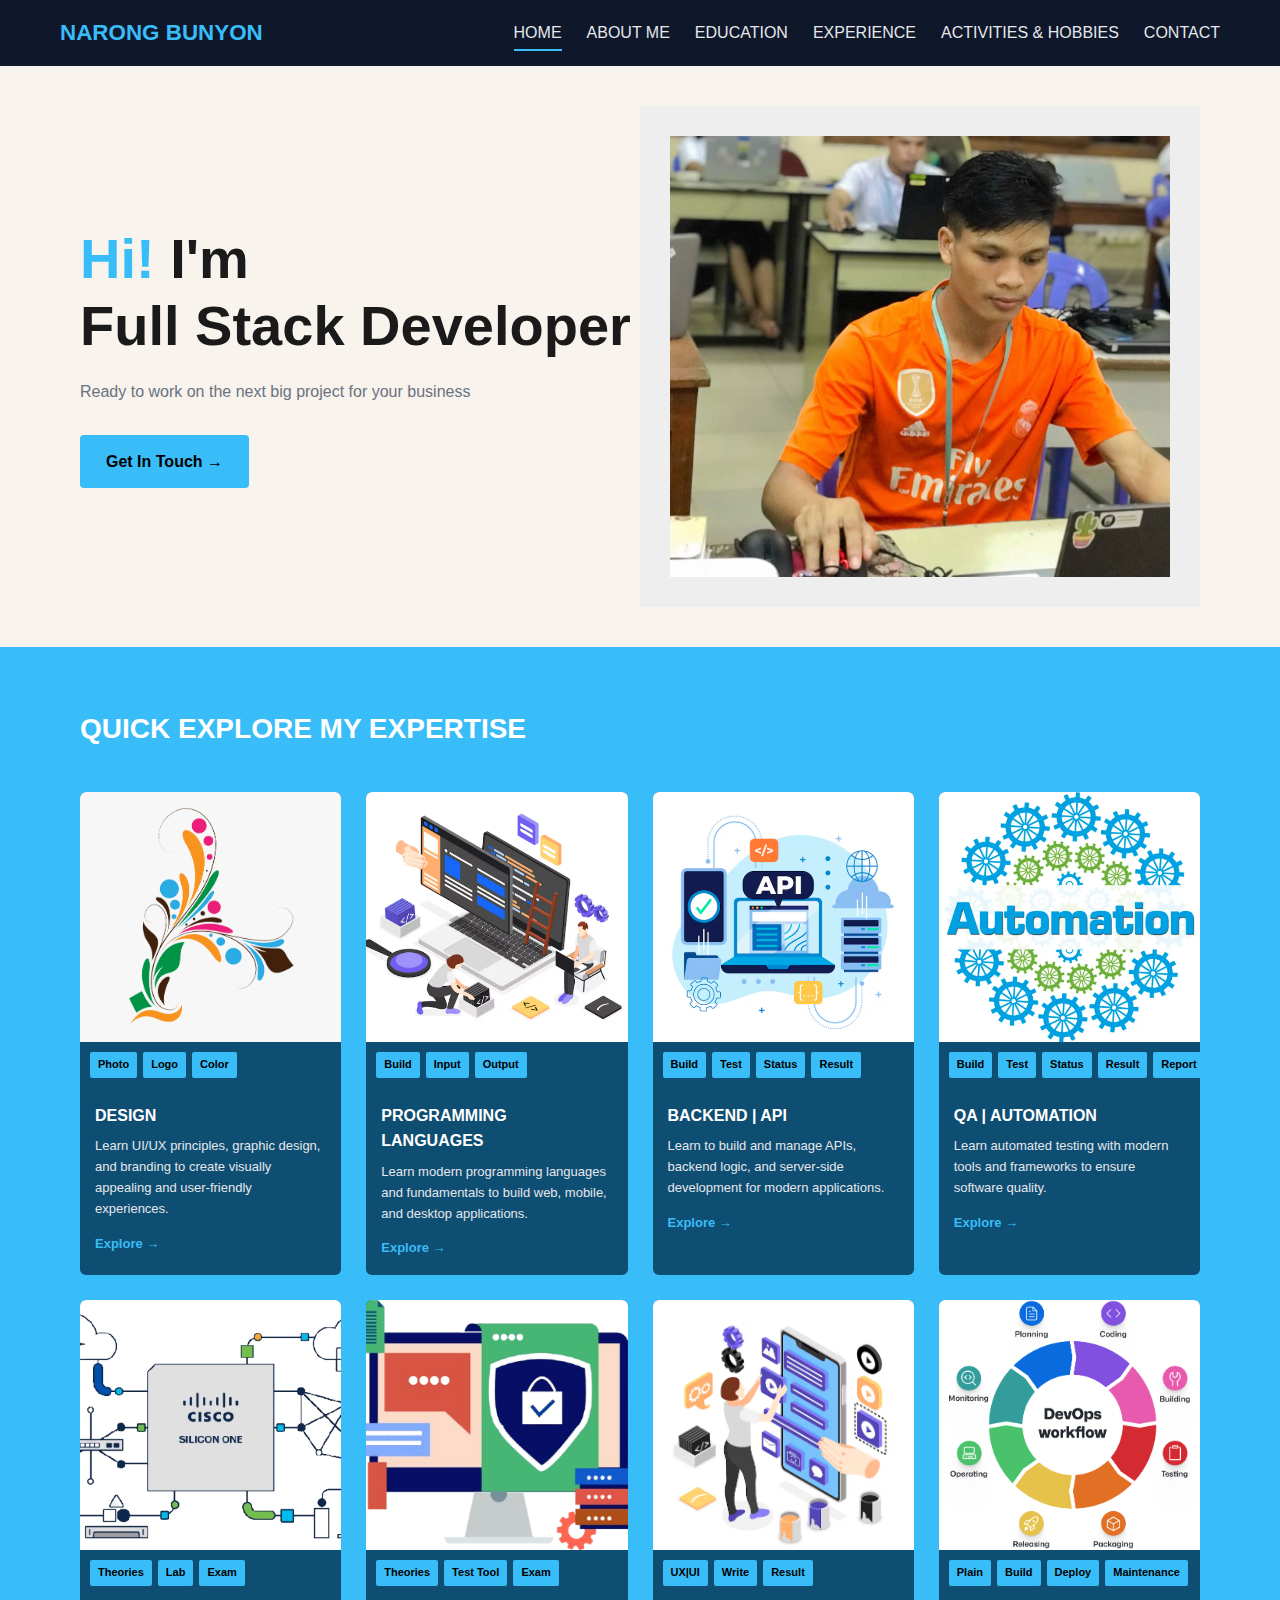
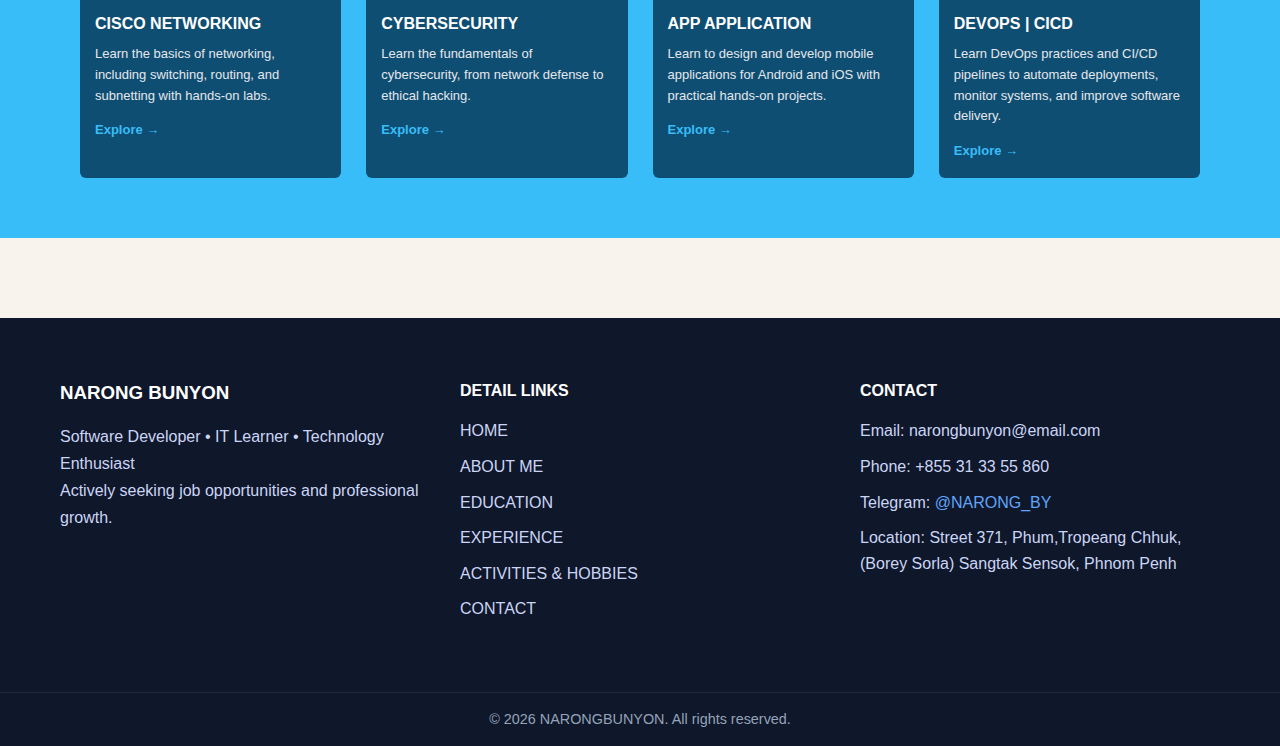
<file: index.html>
<!doctype html>
<html lang="en">
  <head>
    <meta charset="UTF-8" />
    <meta name="viewport" content="width=device-width, initial-scale=1.0" />
    <title>Web Designer - Home</title>
    <link
      href="https://fonts.googleapis.com/css2?family=Poppins:wght@300;400;600;700&display=swap"
      rel="stylesheet"
    />
    <script src="https://cdn.jsdelivr.net/npm/bootstrap@5.3.3/dist/js/bootstrap.bundle.min.js"></script>
    <script src="https://code.jquery.com/jquery-3.7.1.min.js"></script>
    <link rel="stylesheet" href="/css/main.css" />
  </head>
  <body>
<header>
  <div class="navbar">
    <div class="logo">NARONG BUNYON</div>
    <button class="menu-toggle" aria-label="Open menu" aria-expanded="false">
      ☰
    </button>
    <nav class="nav-links" id="navMenu">
      <a href="#" class="active">HOME</a>
      <a href="/pages/about/about.html">ABOUT ME</a>
      <a href="/pages/education/education.html">EDUCATION</a>
      <a href="/pages/experein/experience.html">EXPERIENCE</a>
      <a href="/pages/hoobies/hobbies.html">ACTIVITIES & HOBBIES</a>
      <a href="/pages/contact/contact.html">CONTACT</a>
    </nav>
  </div>
</header>


    <section class="hero">
      <div>
        <h1><span>Hi!</span> I'm<br /> Full Stack Developer</h1>
        <p>Ready to work on the next big project for your business</p>
        <a class="btn" href="/pages/contact/contact.html">Get In Touch →</a>
      </div>
      <div class="hero-img">
        <img src="/images/homes2.png" alt="Designer" />
      </div>
    </section>

    <section class="works">
      <div class="works-header">
        <h2>QUICK EXPLORE MY EXPERTISE</h2>
      </div>

      <div class="grid">
        <div class="card">
          <img src="/images/home/designs.png" />
          <div class="tagsor">
            <span class="tager">Photo</span><span class="tager">Logo</span><span class="tager">Color</span>
          </div>
          <div class="card-body">
            <h4>DESIGN</h4>
            <p>Learn UI/UX principles, graphic design, and branding to create visually appealing and user-friendly experiences.</p>
             <a class="explore" href="/learnpages/design.html">Explore →</a>
          </div>
        </div>

        <div class="card">
          <img src="/images/home/webprogram.png" />
          <div class="tagsor">
            <span class="tager">Build</span><span class="tager">Input</span><span class="tager">Output</span>
          </div>
          <div class="card-body">
            <h4>PROGRAMMING LANGUAGES</h4>
            <p>Learn modern programming languages and fundamentals to build web, mobile, and desktop applications.</p>
            <a class="explore" href="/learnpages/prgrams.html">Explore →</a>
          </div>
        </div>

        <div class="card">
          <img src="/images/home/apis.png" />
          <div class="tagsor">
            <span class="tager">Build</span><span class="tager">Test</span
            ><span class="tager">Status</span><span class="tager">Result</span>
          </div>
          <div class="card-body">
            <h4>BACKEND | API</h4>
            <p>Learn to build and manage APIs, backend logic, and server-side development for modern applications.</p>
            <a class="explore" href="/learnpages/backend.html">Explore →</a>
          </div>
        </div>

        <div class="card">
          <img src="/images/home/automation.png" />
          <div class="tagsor">
            <span class="tager">Build</span><span class="tager">Test</span
            ><span class="tager">Status</span><span class="tager">Result</span><span class="tager">Report</span>
          </div>
          <div class="card-body">
            <h4>QA | AUTOMATION</h4>
            <p>Learn automated testing with modern tools and frameworks to ensure software quality.</p>
            <a class="explore" href="/learnpages/qaautomation.html"
              >Explore →</a
            >
          </div>
        </div>

        <div class="card">
          <img src="/images/explores/ciscos.png" />
          <div class="tagsor">
            <span class="tager">Theories</span><span class="tager">Lab</span
            ><span class="tager">Exam</span>
          </div>
          <div class="card-body">
            <h4>CISCO NETWORKING</h4>
            <p>Learn the basics of networking, including switching, routing, and subnetting with hands-on labs.</p>
            <a class="explore" href="/learnpages/cisco.html"
              >Explore →</a
            >
          </div>
        </div>

        <div class="card">
          <img src="/images/explores/cybersecuritys.png" />
          <div class="tagsor">
            <span class="tager">Theories</span><span class="tager">Test Tool</span
            ><span class="tager">Exam</span>
          </div>
          <div class="card-body">
            <h4>CYBERSECURITY</h4>
           <p>Learn the fundamentals of cybersecurity, from network defense to ethical hacking.</p>
            <a class="explore" href="/learnpages/cybersecurity.html"
              >Explore →</a
            >
          </div>
        </div>

        <div class="card">
          <img src="/images/explores/phone.png" />
          <div class="tagsor">
            <span class="tager">UX|UI</span><span class="tager">Write</span
            ><span class="tager">Result</span>
          </div>
          <div class="card-body">
            <h4>APP APPLICATION</h4>
            <p>Learn to design and develop mobile applications for Android and iOS with practical hands-on projects.</p>
            <a class="explore" href="/learnpages/app.html"
              >Explore →</a
            >
          </div>
        </div>

        <div class="card">
          <img src="/images/explores/devops.png" />
          <div class="tagsor">
            <span class="tager">Plain</span><span class="tager">Build</span
            ><span class="tager">Deploy</span><span class="tager">Maintenance</span>
          </div>
          <div class="card-body">
            <h4>DEVOPS | CICD</h4>
            <p>Learn DevOps practices and CI/CD pipelines to automate deployments, monitor systems, and improve software delivery.</p>
            <a class="explore" href="/learnpages/devop.html"
              >Explore →</a
            >
          </div>
        </div>
      </div>
    </section>

    <footer class="site-footer">
      <div class="footer-container">
        <div class="footer-about">
          <h3>NARONG BUNYON</h3>
          <p>
            Software Developer • IT Learner • Technology Enthusiast<br />
            Actively seeking job opportunities and professional growth.
          </p>
        </div>
        <!-- Center -->
        <div class="footer-links">
          <h4>DETAIL LINKS</h4>
          <ul>
            <li><a href="#" class="active">HOME</a></li>
            <li><a href="/pages/about/about.html">ABOUT ME</a></li> 
            <li><a href="/pages/education/education.html">EDUCATION</a></li>
            <li><a href="/pages/about/about.html">EXPERIENCE</a></li>
            <li><a href="/pages/about/about.html">ACTIVITIES & HOBBIES </a></li>
            <li><a href="/pages/contact/contact.html">CONTACT</a></li>
          </ul>
        </div>

        <div class="footer-contact">
          <h4>CONTACT</h4>
          <p>Email: narongbunyon@email.com</p>
          <p>Phone: +855 31 33 55 860</p>
          <p>
            Telegram:
            <a href="https://t.me/NARONG_BY" target="_blank">@NARONG_BY</a>
          </p>
          <p>
            Location: Street 371, Phum,Tropeang Chhuk,(Borey Sorla) Sangtak
            Sensok, Phnom Penh
          </p>
        </div>
      </div>
      <div class="footer-bottom">
        <p>© 2026 NARONGBUNYON. All rights reserved.</p>
      </div>
    </footer>
  </div>
</div>

<!-- Add JavaScript for Modal  -->
<script>
  const toggle = document.querySelector(".menu-toggle");
  const navLinks = document.querySelector(".nav-links");

  toggle.addEventListener("click", () => {
    navLinks.classList.toggle("active");
  });
</script>

</html>
</file>
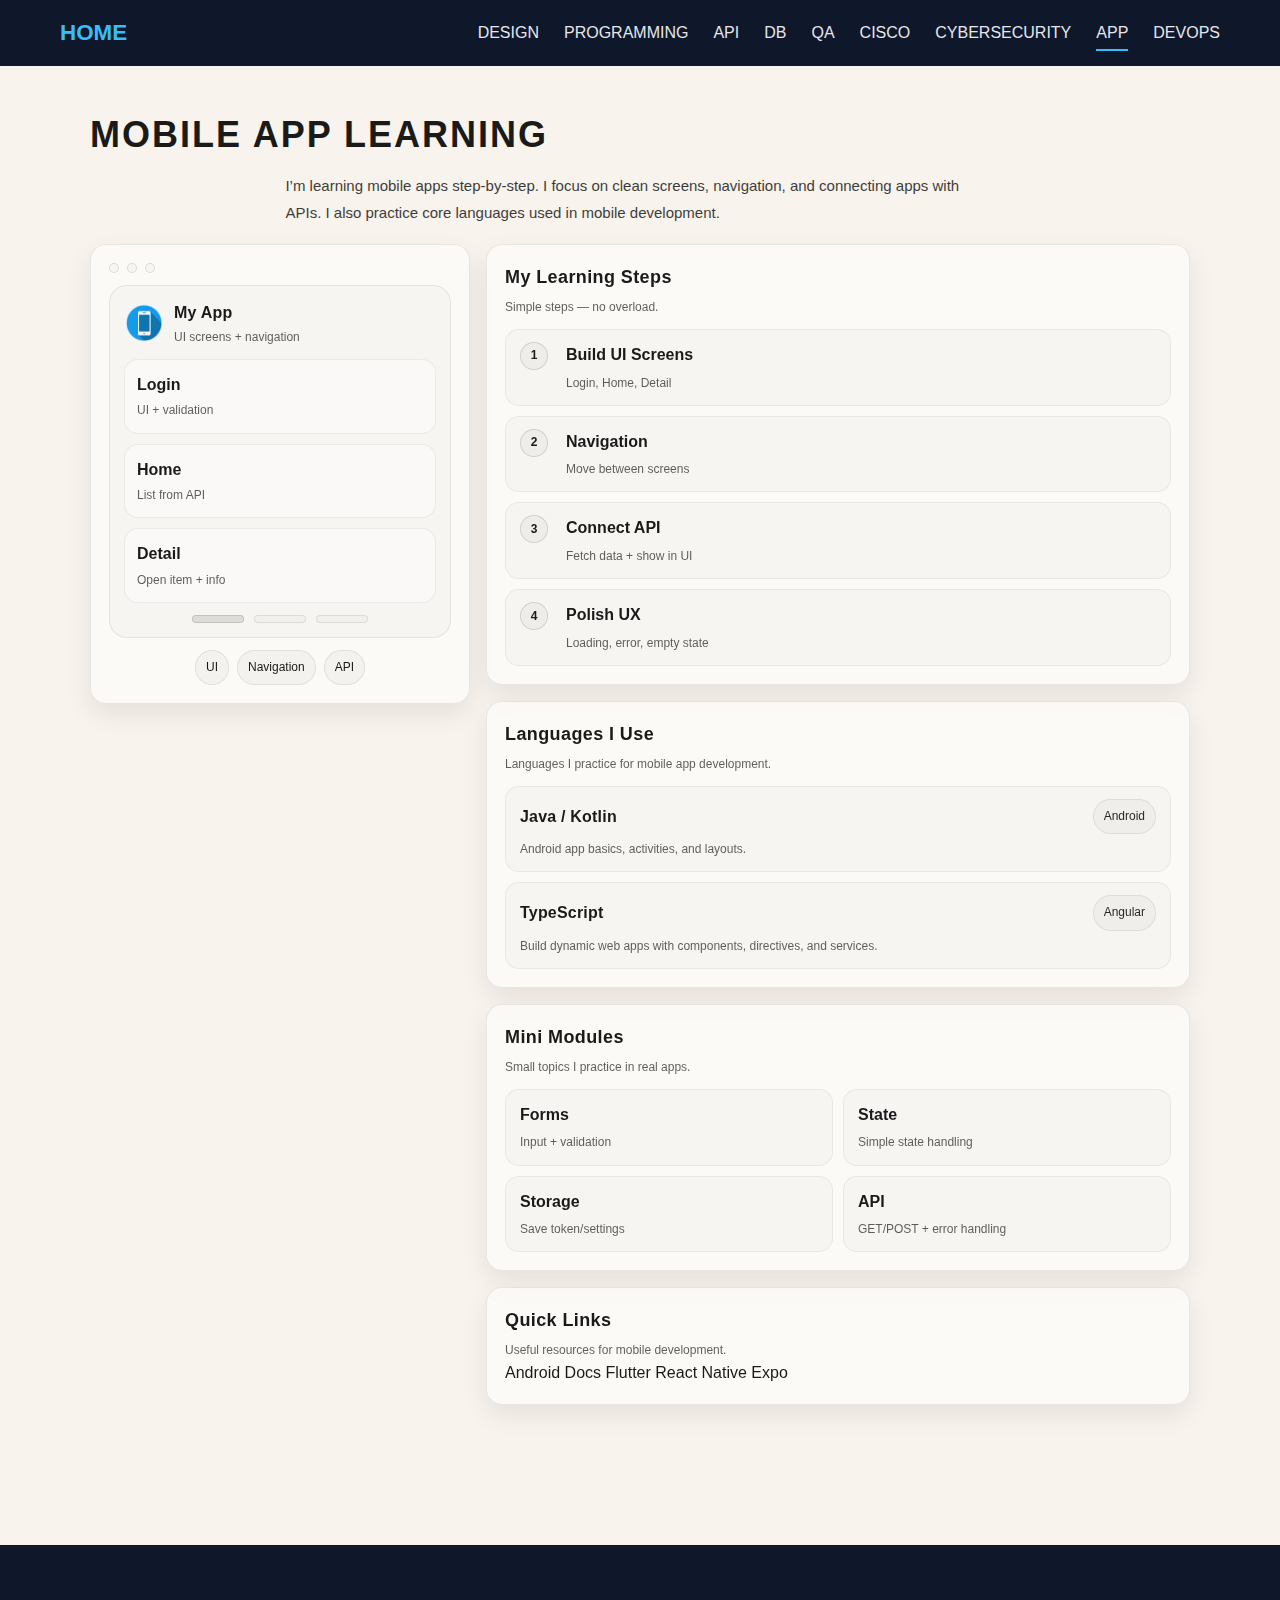
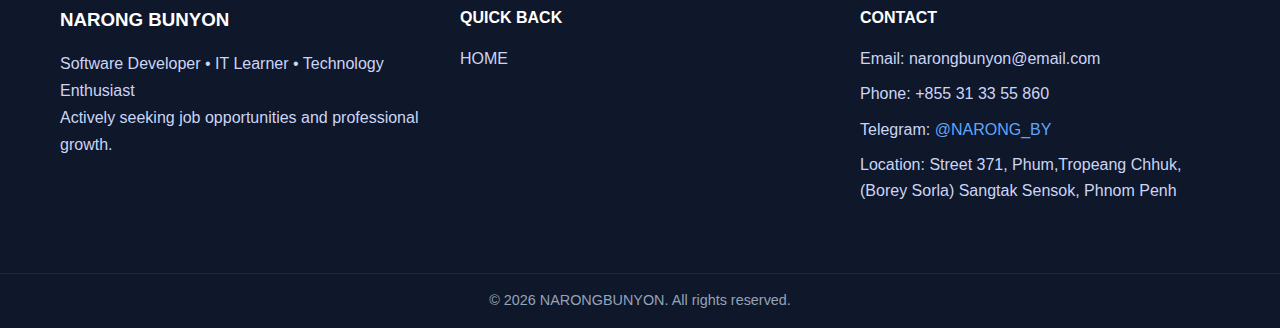
<file: learnpages/app.html>
<!-- /learnpages/app.html -->
<!doctype html>
<html lang="en">
  <head>
    <meta charset="UTF-8" />
    <meta name="viewport" content="width=device-width, initial-scale=1.0" />
    <title>Mobile App Learning | Narong Bunyon</title>

    <link rel="stylesheet" href="/css/main.css" />
    <link rel="stylesheet" href="/learnpages/css/app.css" />
    <script src="https://cdn.jsdelivr.net/npm/bootstrap@5.3.3/dist/js/bootstrap.bundle.min.js"></script>
    <script src="https://code.jquery.com/jquery-3.7.1.min.js"></script>
  </head>

  <body>
    <!-- HEADER (DO NOT CHANGE) -->
    <header>
      <div class="navbar">
        <div class="logo"><a href="/index.html">HOME</a></div>
        <button
          class="menu-toggle"
          aria-label="Open menu"
          aria-expanded="false"
        >
          ☰
        </button>
        <nav class="nav-links">
          <a href="/learnpages/design.html">DESIGN</a>
          <a href="/learnpages/prgrams.html">PROGRAMMING</a>
          <a href="/learnpages/backend.html">API</a>
          <a href="/learnpages/db.html">DB</a>
          <a href="/learnpages/qaautomation.html">QA</a>
          <a href="/learnpages/cisco.html">CISCO</a>
          <a href="/learnpages/cybersecurity.html">CYBERSECURITY</a>
          <a href="#" class="active">APP</a>
          <a href="/learnpages/devop.html">DEVOPS</a>
        </nav>
      </div>
    </header>

    <!-- CONTENT -->
    <section class="mapp-page">
      <div class="mapp-wrap">
        <div class="mapp-head">
          <h2>MOBILE APP LEARNING</h2>
          <p class="mapp-subtitle">
            I’m learning mobile apps step-by-step. I focus on clean screens,
            navigation, and connecting apps with APIs. I also practice core
            languages used in mobile development.
          </p>
        </div>

        <!-- Main layout -->
        <div class="mapp-layout">
          <!-- Phone preview -->
          <aside class="mapp-phone" aria-label="Phone preview">
            <div class="mapp-phone-top">
              <span class="mapp-dot"></span>
              <span class="mapp-dot"></span>
              <span class="mapp-dot"></span>
            </div>

            <div class="mapp-screen">
              <div class="mapp-appbar">
                <div class="mapp-avatar">
                  <img src="/images/app.png" alt="My App Logo" />
                </div>
                <div>
                  <div class="mapp-title">My App</div>
                  <div class="mapp-sub">UI screens + navigation</div>
                </div>
              </div>

              <div class="mapp-cards">
                <div class="mapp-mini-card">
                  <div class="mapp-mini-title">Login</div>
                  <div class="mapp-mini-sub">UI + validation</div>
                </div>
                <div class="mapp-mini-card">
                  <div class="mapp-mini-title">Home</div>
                  <div class="mapp-mini-sub">List from API</div>
                </div>
                <div class="mapp-mini-card">
                  <div class="mapp-mini-title">Detail</div>
                  <div class="mapp-mini-sub">Open item + info</div>
                </div>
              </div>

              <div class="mapp-bottom">
                <div class="mapp-nav active"></div>
                <div class="mapp-nav"></div>
                <div class="mapp-nav"></div>
              </div>
            </div>

            <div class="mapp-phone-foot">
              <span class="mapp-chip">UI</span>
              <span class="mapp-chip">Navigation</span>
              <span class="mapp-chip">API</span>
            </div>
          </aside>

          <!-- Right content -->
          <section class="mapp-content">
            <!-- Steps -->
            <div class="mapp-box">
              <h3>My Learning Steps</h3>
              <p class="mapp-mini">Simple steps — no overload.</p>

              <ul class="mapp-steps">
                <li>
                  <span class="mapp-num">1</span>
                  <div>
                    <strong>Build UI Screens</strong>
                    <div class="mapp-mini">Login, Home, Detail</div>
                  </div>
                </li>
                <li>
                  <span class="mapp-num">2</span>
                  <div>
                    <strong>Navigation</strong>
                    <div class="mapp-mini">Move between screens</div>
                  </div>
                </li>
                <li>
                  <span class="mapp-num">3</span>
                  <div>
                    <strong>Connect API</strong>
                    <div class="mapp-mini">Fetch data + show in UI</div>
                  </div>
                </li>
                <li>
                  <span class="mapp-num">4</span>
                  <div>
                    <strong>Polish UX</strong>
                    <div class="mapp-mini">Loading, error, empty state</div>
                  </div>
                </li>
              </ul>
            </div>

            <!-- Languages (NEW) -->
            <div class="mapp-box">
              <h3>Languages I Use</h3>
              <p class="mapp-mini">
                Languages I practice for mobile app development.
              </p>

              <div class="mapp-lang">
                <div class="mapp-lang-item">
                  <div class="mapp-lang-top">
                    <span class="mapp-lang-name">Java / Kotlin</span>
                    <span class="mapp-lang-pill">Android</span>
                  </div>
                  <p class="mapp-mini">
                    Android app basics, activities, and layouts.
                  </p>
                </div>

                <div class="mapp-lang-item">
                  <div class="mapp-lang-top">
                    <span class="mapp-lang-name">TypeScript</span>
                    <span class="mapp-lang-pill">Angular</span>
                  </div>
                  <p class="mapp-mini">
                    Build dynamic web apps with components, directives, and
                    services.
                  </p>
                </div>
              </div>
            </div>

            <!-- Mini Modules -->
            <div class="mapp-box">
              <h3>Mini Modules</h3>
              <p class="mapp-mini">Small topics I practice in real apps.</p>

              <div class="mapp-modules">
                <div class="mapp-module">
                  <div class="mapp-module-title">Forms</div>
                  <div class="mapp-mini">Input + validation</div>
                </div>
                <div class="mapp-module">
                  <div class="mapp-module-title">State</div>
                  <div class="mapp-mini">Simple state handling</div>
                </div>
                <div class="mapp-module">
                  <div class="mapp-module-title">Storage</div>
                  <div class="mapp-mini">Save token/settings</div>
                </div>
                <div class="mapp-module">
                  <div class="mapp-module-title">API</div>
                  <div class="mapp-mini">GET/POST + error handling</div>
                </div>
              </div>
            </div>

            <!-- Quick Links -->
            <div class="mapp-box">
              <h3>Quick Links</h3>
              <p class="mapp-mini">Useful resources for mobile development.</p>

              <div class="link-list">
                <a
                  class="pill"
                  href="https://developer.android.com/"
                  target="_blank"
                  rel="noopener"
                  >Android Docs</a
                >
                <a
                  class="pill"
                  href="https://flutter.dev/"
                  target="_blank"
                  rel="noopener"
                  >Flutter</a
                >
                <a
                  class="pill"
                  href="https://reactnative.dev/"
                  target="_blank"
                  rel="noopener"
                  >React Native</a
                >
                <a
                  class="pill"
                  href="https://expo.dev/"
                  target="_blank"
                  rel="noopener"
                  >Expo</a
                >
              </div>
            </div>
          </section>
        </div>
      </div>
    </section>

    <!-- FOOTER (DO NOT CHANGE) -->
    <footer class="site-footer">
      <div class="footer-container">
        <div class="footer-about">
          <h3>NARONG BUNYON</h3>
          <p>
            Software Developer • IT Learner • Technology Enthusiast<br />
            Actively seeking job opportunities and professional growth.
          </p>
        </div>

        <div class="footer-links">
          <h4>QUICK BACK</h4>
          <ul>
            <li><a href="/index.html">HOME</a></li>
          </ul>
        </div>

        <div class="footer-contact">
          <h4>CONTACT</h4>
          <p>Email: narongbunyon@email.com</p>
          <p>Phone: +855 31 33 55 860</p>
          <p>
            Telegram:
            <a href="https://t.me/NARONG_BY" target="_blank">@NARONG_BY</a>
          </p>
          <p>
            Location: Street 371, Phum,Tropeang Chhuk,(Borey Sorla) Sangtak
            Sensok, Phnom Penh
          </p>
        </div>
      </div>

      <div class="footer-bottom">
        <p>© 2026 NARONGBUNYON. All rights reserved.</p>
      </div>
    </footer>
  </body>
  <script>
    const toggleBtn = document.querySelector(".menu-toggle");
    const navMenu = document.querySelector(".nav-links");

    toggleBtn.addEventListener("click", () => {
      const open = navMenu.classList.toggle("active");
      toggleBtn.setAttribute("aria-expanded", open ? "true" : "false");
      toggleBtn.textContent = open ? "✕" : "☰";
    });

    // Auto-close when clicking a link
    navMenu.querySelectorAll("a").forEach((a) => {
      a.addEventListener("click", () => {
        navMenu.classList.remove("active");
        toggleBtn.setAttribute("aria-expanded", "false");
        toggleBtn.textContent = "☰";
      });
    });
  </script>
</html>
</file>
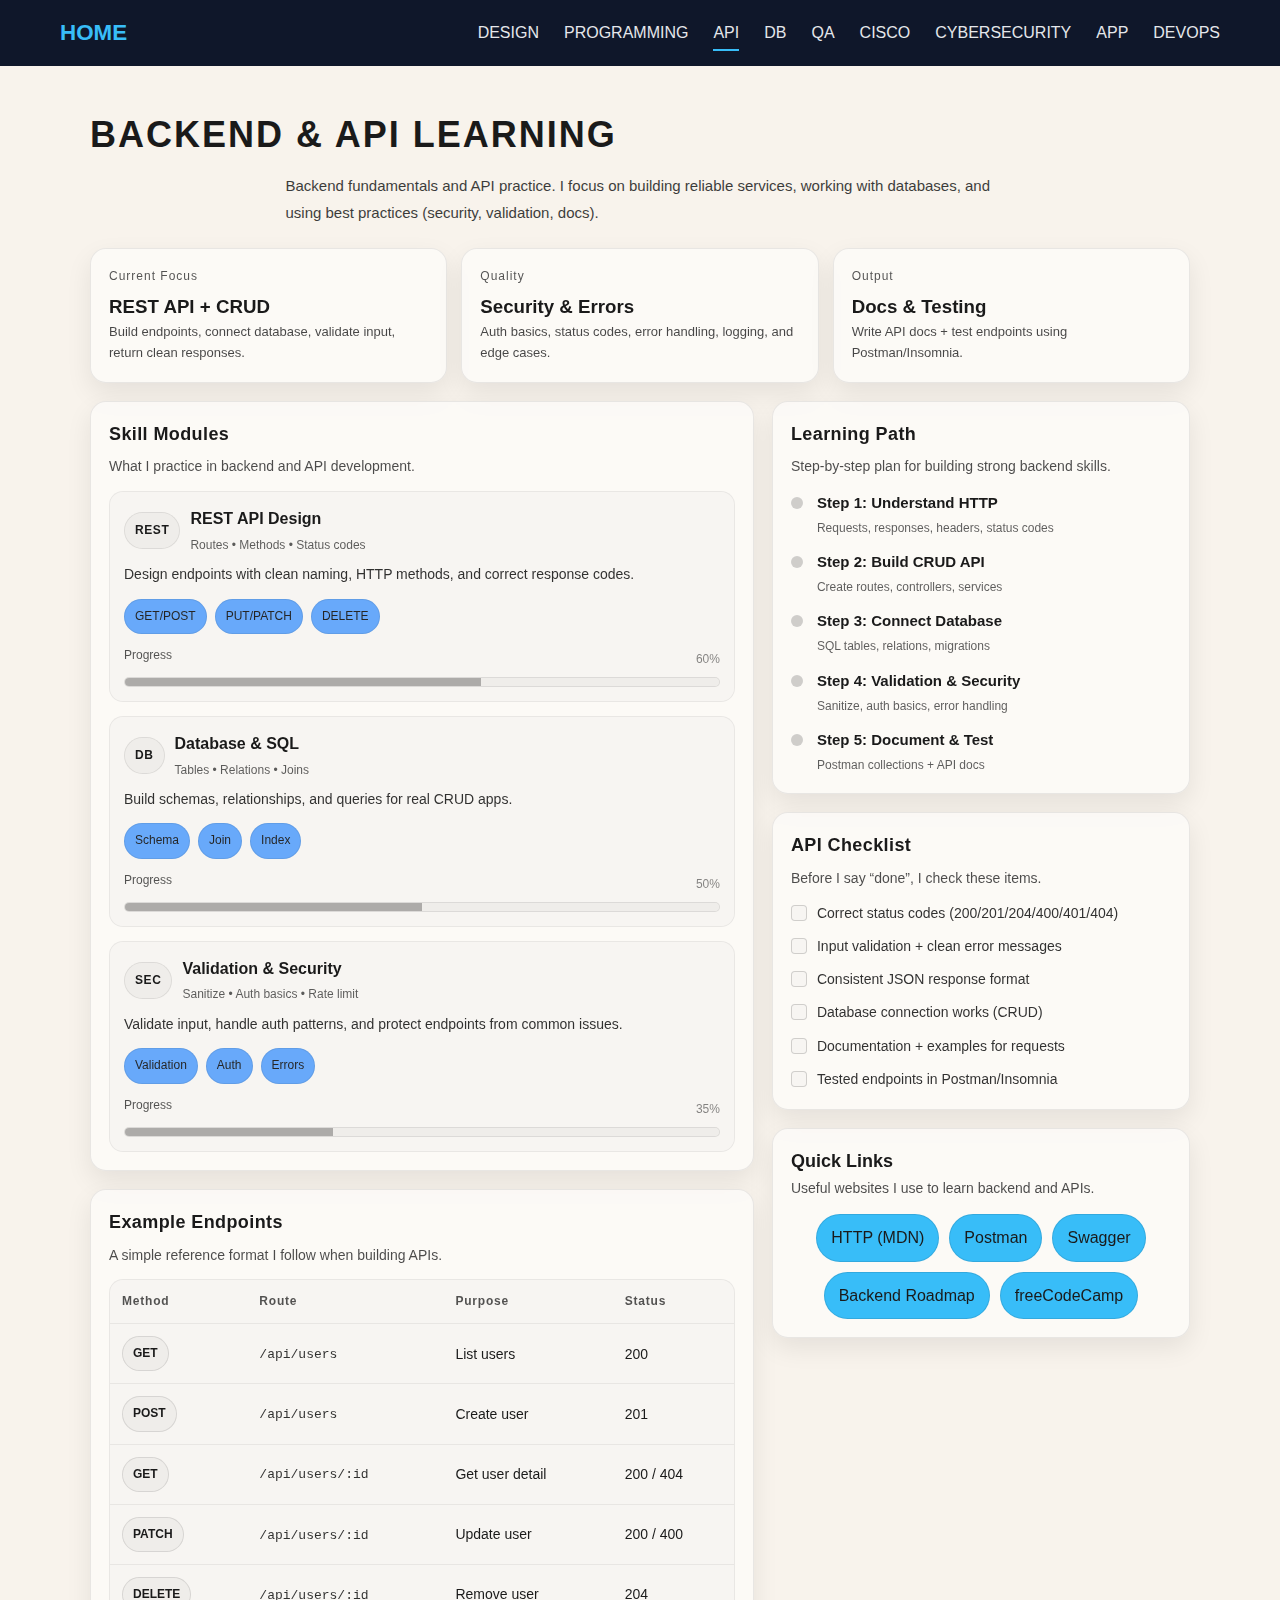
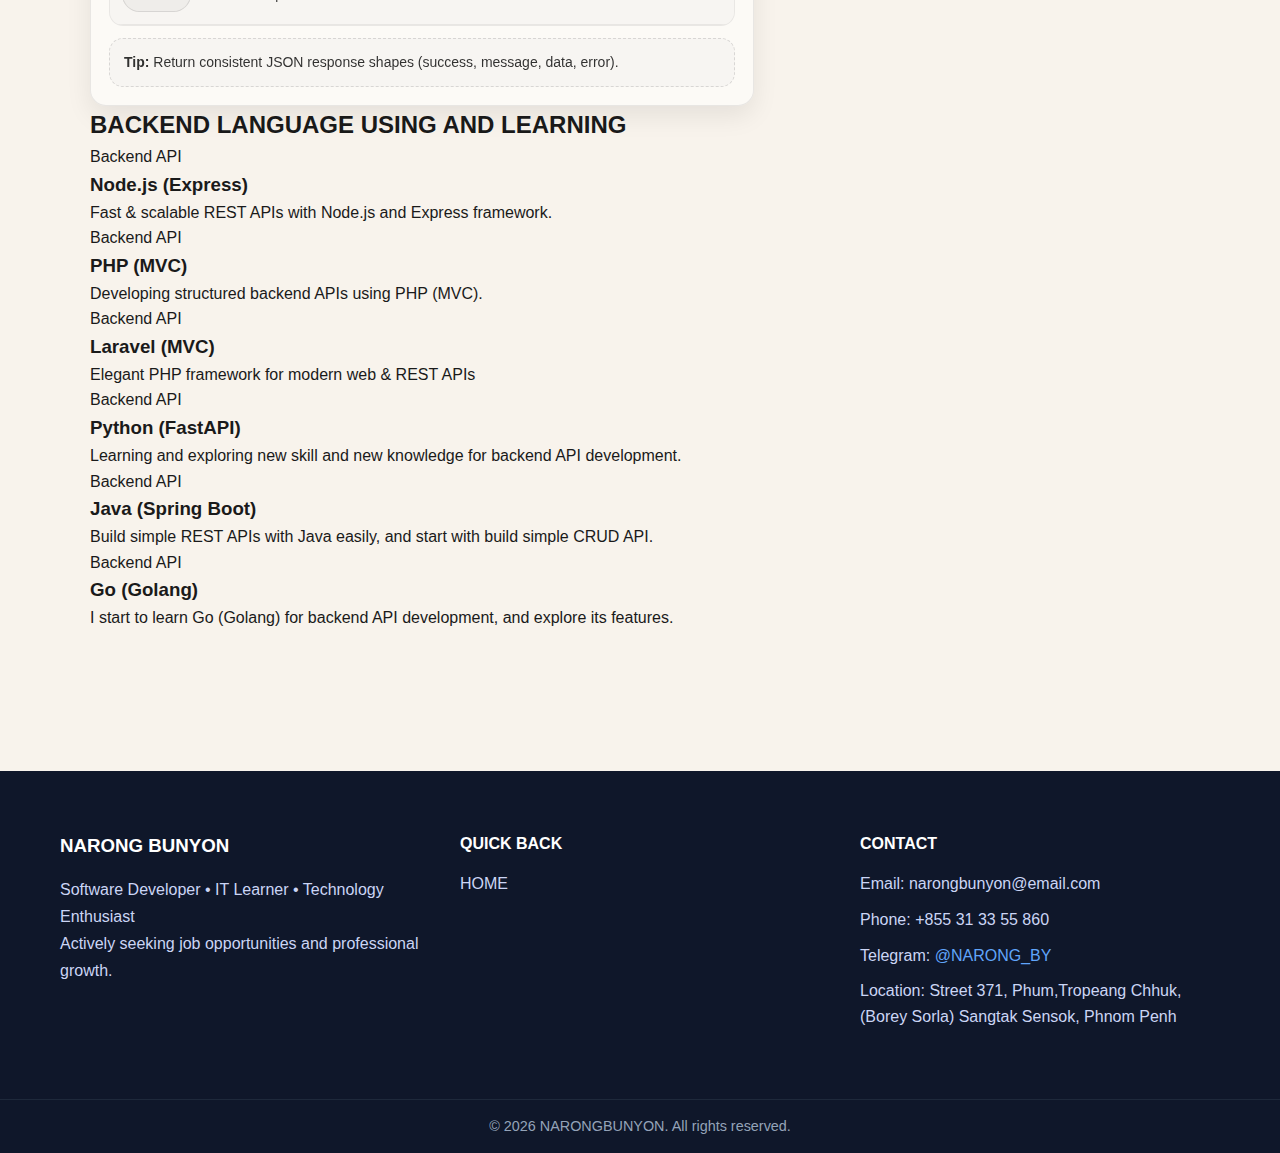
<file: learnpages/backend.html>
<!-- /learnpages/backend.html -->
<!doctype html>
<html lang="en">
  <head>
    <meta charset="UTF-8" />
    <meta name="viewport" content="width=device-width, initial-scale=1.0" />
    <title>Backend & API Learning | Narong Bunyon</title>

    <link rel="stylesheet" href="/css/main.css" />
    <link rel="stylesheet" href="/learnpages/css/api.css" />
    <script src="https://cdn.jsdelivr.net/npm/bootstrap@5.3.3/dist/js/bootstrap.bundle.min.js"></script>
    <script src="https://code.jquery.com/jquery-3.7.1.min.js"></script>
  </head>

  <body>
    <!-- HEADER (DO NOT CHANGE) -->
    <header>
      <div class="navbar">
        <div class="logo"><a href="/index.html">HOME</a></div>
        <button
          class="menu-toggle"
          aria-label="Open menu"
          aria-expanded="false"
        >
          ☰
        </button>
        <nav class="nav-links">
          <a href="/learnpages/design.html">DESIGN</a>
          <a href="/learnpages/prgrams.html">PROGRAMMING</a>
          <a href="#" class="active">API</a>
          <a href="/learnpages/db.html">DB</a>
          <a href="/learnpages/qaautomation.html">QA</a>
          <a href="/learnpages/cisco.html">CISCO</a>
          <a href="/learnpages/cybersecurity.html">CYBERSECURITY</a>
          <a href="/learnpages/app.html">APP</a>
          <a href="/learnpages/devop.html">DEVOPS</a>
        </nav>
      </div>
    </header>
    <section class="api-page">
      <div class="api-container">
        <div class="page-head">
          <h2>BACKEND & API LEARNING</h2>
          <p class="subtitle">
            Backend fundamentals and API practice. I focus on building reliable
            services, working with databases, and using best practices
            (security, validation, docs).
          </p>
        </div>
        <section class="dash" aria-label="Backend learning dashboard">
          <article class="dash-card">
            <p class="kicker">Current Focus</p>
            <h3>REST API + CRUD</h3>
            <p class="small">
              Build endpoints, connect database, validate input, return clean
              responses.
            </p>
          </article>

          <article class="dash-card">
            <p class="kicker">Quality</p>
            <h3>Security & Errors</h3>
            <p class="small">
              Auth basics, status codes, error handling, logging, and edge
              cases.
            </p>
          </article>

          <article class="dash-card">
            <p class="kicker">Output</p>
            <h3>Docs & Testing</h3>
            <p class="small">
              Write API docs + test endpoints using Postman/Insomnia.
            </p>
          </article>
        </section>
        <!-- Two Column Layout -->
        <section class="split">
          <!-- LEFT -->
          <div class="col">
            <section class="panel" aria-label="Backend skill modules">
              <div class="panel-head">
                <h3>Skill Modules</h3>
                <p class="subtitle small">
                  What I practice in backend and API development.
                </p>
              </div>

              <div class="module-list">
                <article class="module">
                  <div class="module-top">
                    <div class="badge">REST</div>
                    <div class="mtext">
                      <h4>REST API Design</h4>
                      <p class="mini">Routes • Methods • Status codes</p>
                    </div>
                  </div>
                  <p class="desc">
                    Design endpoints with clean naming, HTTP methods, and
                    correct response codes.
                  </p>
                  <div class="tags">
                    <span class="tag">GET/POST</span>
                    <span class="tag">PUT/PATCH</span>
                    <span class="tag">DELETE</span>
                  </div>
                  <div class="progress">
                    <div class="progress-top">
                      <span>Progress</span><span class="mini muted">60%</span>
                    </div>
                    <div class="bar"><span style="width: 60%"></span></div>
                  </div>
                </article>

                <article class="module">
                  <div class="module-top">
                    <div class="badge">DB</div>
                    <div class="mtext">
                      <h4>Database & SQL</h4>
                      <p class="mini">Tables • Relations • Joins</p>
                    </div>
                  </div>
                  <p class="desc">
                    Build schemas, relationships, and queries for real CRUD
                    apps.
                  </p>
                  <div class="tags">
                    <span class="tag">Schema</span>
                    <span class="tag">Join</span>
                    <span class="tag">Index</span>
                  </div>
                  <div class="progress">
                    <div class="progress-top">
                      <span>Progress</span><span class="mini muted">50%</span>
                    </div>
                    <div class="bar"><span style="width: 50%"></span></div>
                  </div>
                </article>

                <article class="module">
                  <div class="module-top">
                    <div class="badge">SEC</div>
                    <div class="mtext">
                      <h4>Validation & Security</h4>
                      <p class="mini">Sanitize • Auth basics • Rate limit</p>
                    </div>
                  </div>
                  <p class="desc">
                    Validate input, handle auth patterns, and protect endpoints
                    from common issues.
                  </p>
                  <div class="tags">
                    <span class="tag">Validation</span>
                    <span class="tag">Auth</span>
                    <span class="tag">Errors</span>
                  </div>
                  <div class="progress">
                    <div class="progress-top">
                      <span>Progress</span><span class="mini muted">35%</span>
                    </div>
                    <div class="bar"><span style="width: 35%"></span></div>
                  </div>
                </article>
              </div>
            </section>
            <section class="panel" aria-label="Example endpoints">
              <div class="panel-head">
                <h3>Example Endpoints</h3>
                <p class="subtitle small">
                  A simple reference format I follow when building APIs.
                </p>
              </div>

              <div
                class="table-wrap"
                role="region"
                aria-label="Endpoints table"
              >
                <table class="api-table">
                  <thead>
                    <tr>
                      <th>Method</th>
                      <th>Route</th>
                      <th>Purpose</th>
                      <th>Status</th>
                    </tr>
                  </thead>
                  <tbody>
                    <tr>
                      <td><span class="chip">GET</span></td>
                      <td><code>/api/users</code></td>
                      <td>List users</td>
                      <td>200</td>
                    </tr>
                    <tr>
                      <td><span class="chip">POST</span></td>
                      <td><code>/api/users</code></td>
                      <td>Create user</td>
                      <td>201</td>
                    </tr>
                    <tr>
                      <td><span class="chip">GET</span></td>
                      <td><code>/api/users/:id</code></td>
                      <td>Get user detail</td>
                      <td>200 / 404</td>
                    </tr>
                    <tr>
                      <td><span class="chip">PATCH</span></td>
                      <td><code>/api/users/:id</code></td>
                      <td>Update user</td>
                      <td>200 / 400</td>
                    </tr>
                    <tr>
                      <td><span class="chip">DELETE</span></td>
                      <td><code>/api/users/:id</code></td>
                      <td>Remove user</td>
                      <td>204</td>
                    </tr>
                  </tbody>
                </table>
              </div>

              <div class="note">
                <strong>Tip:</strong>
                Return consistent JSON response shapes (success, message, data,
                error).
              </div>
            </section>
          </div>

          <!-- RIGHT -->
          <div class="col">
            <section class="panel" aria-label="Learning timeline">
              <div class="panel-head">
                <h3>Learning Path</h3>
                <p class="subtitle small">
                  Step-by-step plan for building strong backend skills.
                </p>
              </div>

              <ol class="timeline">
                <li class="step">
                  <div class="dot"></div>
                  <div class="step-body">
                    <h4>Step 1: Understand HTTP</h4>
                    <p class="mini">
                      Requests, responses, headers, status codes
                    </p>
                  </div>
                </li>
                <li class="step">
                  <div class="dot"></div>
                  <div class="step-body">
                    <h4>Step 2: Build CRUD API</h4>
                    <p class="mini">Create routes, controllers, services</p>
                  </div>
                </li>
                <li class="step">
                  <div class="dot"></div>
                  <div class="step-body">
                    <h4>Step 3: Connect Database</h4>
                    <p class="mini">SQL tables, relations, migrations</p>
                  </div>
                </li>
                <li class="step">
                  <div class="dot"></div>
                  <div class="step-body">
                    <h4>Step 4: Validation & Security</h4>
                    <p class="mini">Sanitize, auth basics, error handling</p>
                  </div>
                </li>
                <li class="step">
                  <div class="dot"></div>
                  <div class="step-body">
                    <h4>Step 5: Document & Test</h4>
                    <p class="mini">Postman collections + API docs</p>
                  </div>
                </li>
              </ol>
            </section>

            <!-- Checklist (Different style) -->
            <section class="panel" aria-label="API checklist">
              <div class="panel-head">
                <h3>API Checklist</h3>
                <p class="subtitle small">
                  Before I say “done”, I check these items.
                </p>
              </div>

              <ul class="checklist">
                <li>
                  <span class="box"></span> Correct status codes
                  (200/201/204/400/401/404)
                </li>
                <li>
                  <span class="box"></span> Input validation + clean error
                  messages
                </li>
                <li>
                  <span class="box"></span> Consistent JSON response format
                </li>
                <li>
                  <span class="box"></span> Database connection works (CRUD)
                </li>
                <li>
                  <span class="box"></span> Documentation + examples for
                  requests
                </li>
                <li>
                  <span class="box"></span> Tested endpoints in Postman/Insomnia
                </li>
              </ul>
            </section>

            <!-- Quick Links -->
            <section class="quick-links">
              <h3>Quick Links</h3>
              <p class="subtitle small">
                Useful websites I use to learn backend and APIs.
              </p>

              <div class="link-list">
                <a
                  class="pill"
                  href="https://developer.mozilla.org/en-US/docs/Web/HTTP"
                  target="_blank"
                  rel="noopener"
                  >HTTP (MDN)</a
                >
                <a
                  class="pill"
                  href="https://www.postman.com/"
                  target="_blank"
                  rel="noopener"
                  >Postman</a
                >
                <a
                  class="pill"
                  href="https://swagger.io/"
                  target="_blank"
                  rel="noopener"
                  >Swagger</a
                >
                <a
                  class="pill"
                  href="https://roadmap.sh/backend"
                  target="_blank"
                  rel="noopener"
                  >Backend Roadmap</a
                >
                <a
                  class="pill"
                  href="https://www.freecodecamp.org/"
                  target="_blank"
                  rel="noopener"
                  >freeCodeCamp</a
                >
              </div>
            </section>
          </div>
        </section>

        <div class="backend-language">
          <h2>BACKEND LANGUAGE USING AND LEARNING</h2>
        </div>
        <div class="zxapi-backend-wrapper">
          <!-- Card 1 -->
          <div class="zxapi-backend-card">
            <div class="zxapi-backend-card__header">
              <div class="zxapi-backend-card__badge">Backend API</div>
              <h3 class="zxapi-backend-card__title">Node.js (Express)</h3>
              <p class="zxapi-backend-card__subtitle">
                Fast & scalable REST APIs with Node.js and Express framework.
              </p>
            </div>
          </div>

          <!-- Card 4 -->
          <div class="zxapi-backend-card">
            <div class="zxapi-backend-card__header">
              <div class="zxapi-backend-card__badge">Backend API</div>
              <h3 class="zxapi-backend-card__title">PHP (MVC)</h3>
              <p class="zxapi-backend-card__subtitle">
                Developing structured backend APIs using PHP (MVC).
              </p>
            </div>
          </div>

          <!-- Card 3 -->
          <div class="zxapi-backend-card">
            <div class="zxapi-backend-card__header">
              <div class="zxapi-backend-card__badge">Backend API</div>
              <h3 class="zxapi-backend-card__title">Laravel (MVC)</h3>
              <p class="zxapi-backend-card__subtitle">
                Elegant PHP framework for modern web & REST APIs
              </p>
            </div>
          </div>

          <!-- Card 2 -->
          <div class="zxapi-backend-card">
            <div class="zxapi-backend-card__header">
              <div class="zxapi-backend-card__badge">Backend API</div>
              <h3 class="zxapi-backend-card__title">Python (FastAPI)</h3>
              <p class="zxapi-backend-card__subtitle">
                Learning and exploring new skill and new knowledge for backend
                API development.
              </p>
            </div>
          </div>

          <div class="zxapi-backend-card">
            <div class="zxapi-backend-card__header">
              <div class="zxapi-backend-card__badge">Backend API</div>
              <h3 class="zxapi-backend-card__title">Java (Spring Boot)</h3>
              <p class="zxapi-backend-card__subtitle">
                Build simple REST APIs with Java easily, and start with build
                simple CRUD API.
              </p>
            </div>
          </div>

          <div class="zxapi-backend-card">
            <div class="zxapi-backend-card__header">
              <div class="zxapi-backend-card__badge">Backend API</div>
              <h3 class="zxapi-backend-card__title">Go (Golang)</h3>
              <p class="zxapi-backend-card__subtitle">
                I start to learn Go (Golang) for backend API development, and
                explore its features.
              </p>
            </div>
          </div>
        </div>
      </div>
    </section>
    <!-- FOOTER (DO NOT CHANGE) -->
    <footer class="site-footer">
      <div class="footer-container">
        <div class="footer-about">
          <h3>NARONG BUNYON</h3>
          <p>
            Software Developer • IT Learner • Technology Enthusiast<br />
            Actively seeking job opportunities and professional growth.
          </p>
        </div>

        <div class="footer-links">
          <h4>QUICK BACK</h4>
          <ul>
            <li><a href="/index.html">HOME</a></li>
          </ul>
        </div>

        <div class="footer-contact">
          <h4>CONTACT</h4>
          <p>Email: narongbunyon@email.com</p>
          <p>Phone: +855 31 33 55 860</p>
          <p>
            Telegram:
            <a href="https://t.me/NARONG_BY" target="_blank">@NARONG_BY</a>
          </p>
          <p>
            Location: Street 371, Phum,Tropeang Chhuk,(Borey Sorla) Sangtak
            Sensok, Phnom Penh
          </p>
        </div>
      </div>

      <div class="footer-bottom">
        <p>© 2026 NARONGBUNYON. All rights reserved.</p>
      </div>
    </footer>
  </body>
  <script>
    const toggle = document.querySelector(".menu-toggle");
    const navLinks = document.querySelector(".nav-links");

    toggle.addEventListener("click", () => {
      navLinks.classList.toggle("active");
    });
  </script>
</html>
</file>
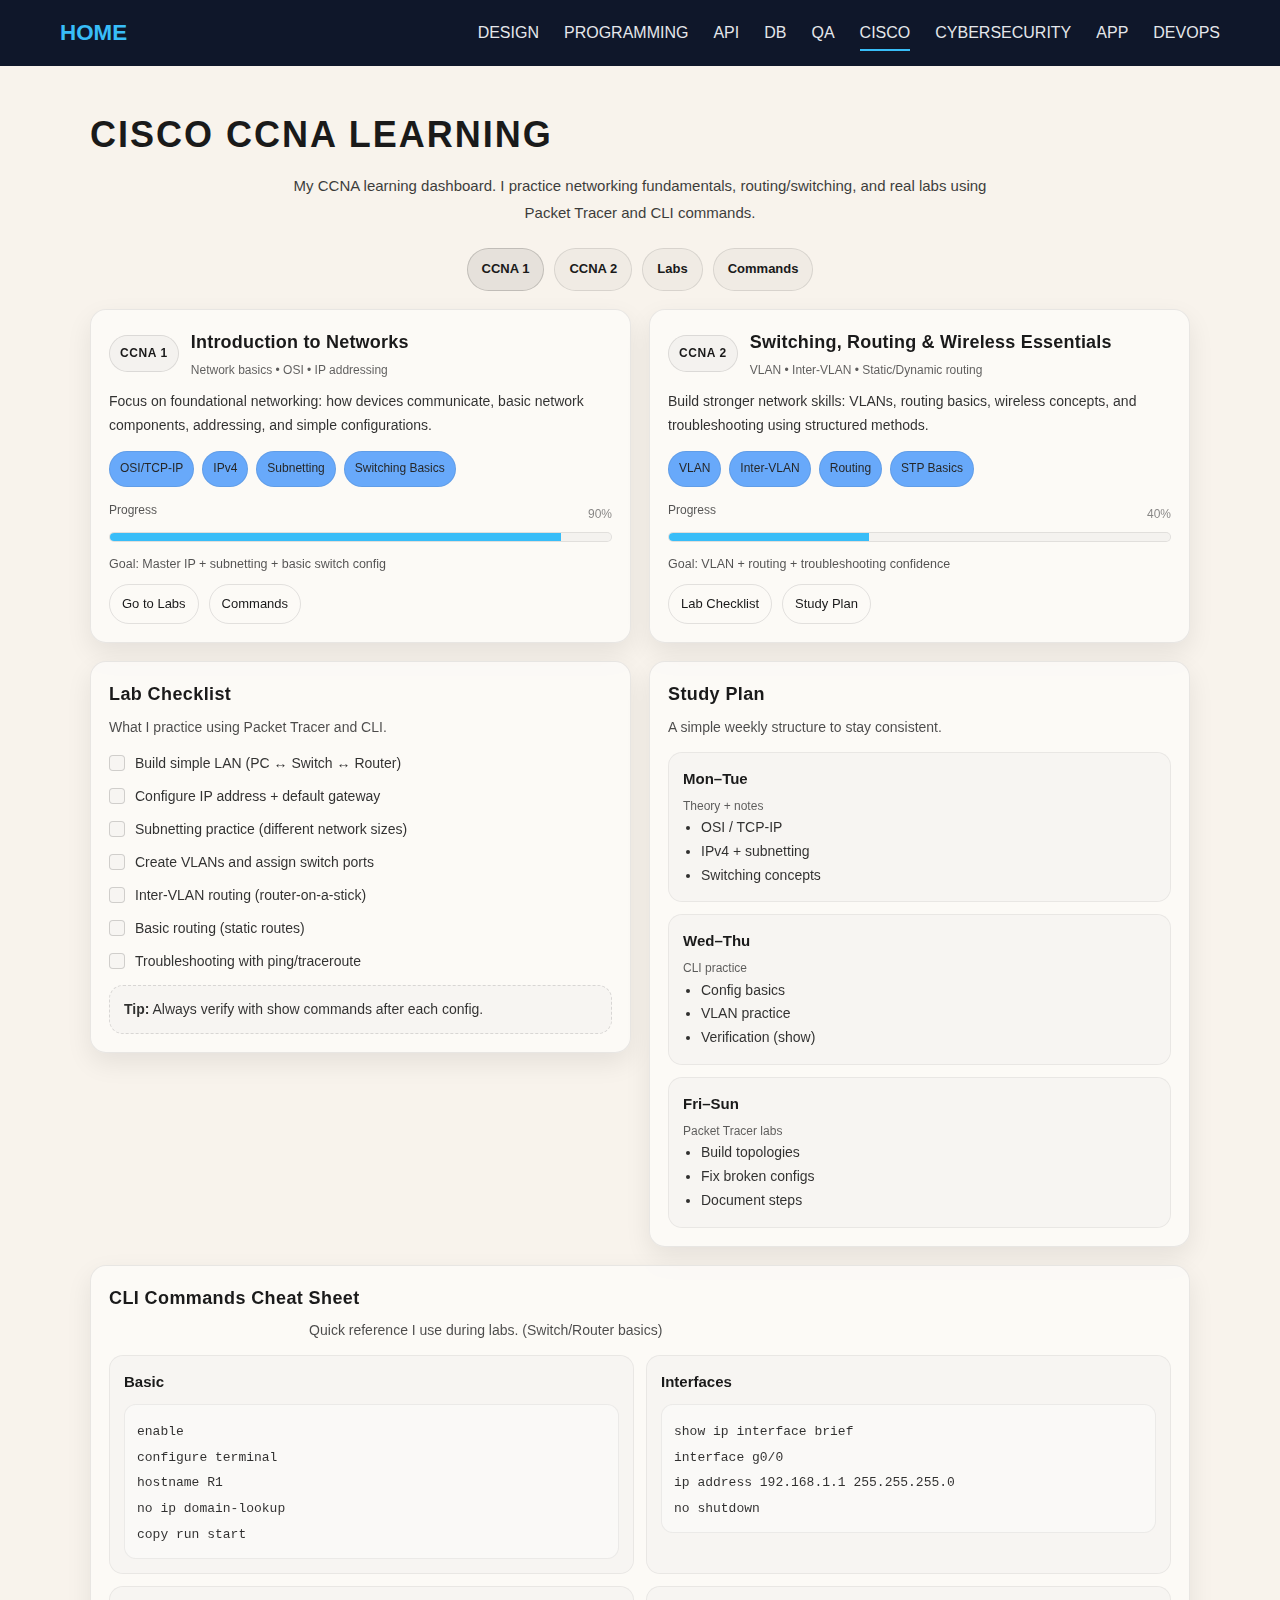
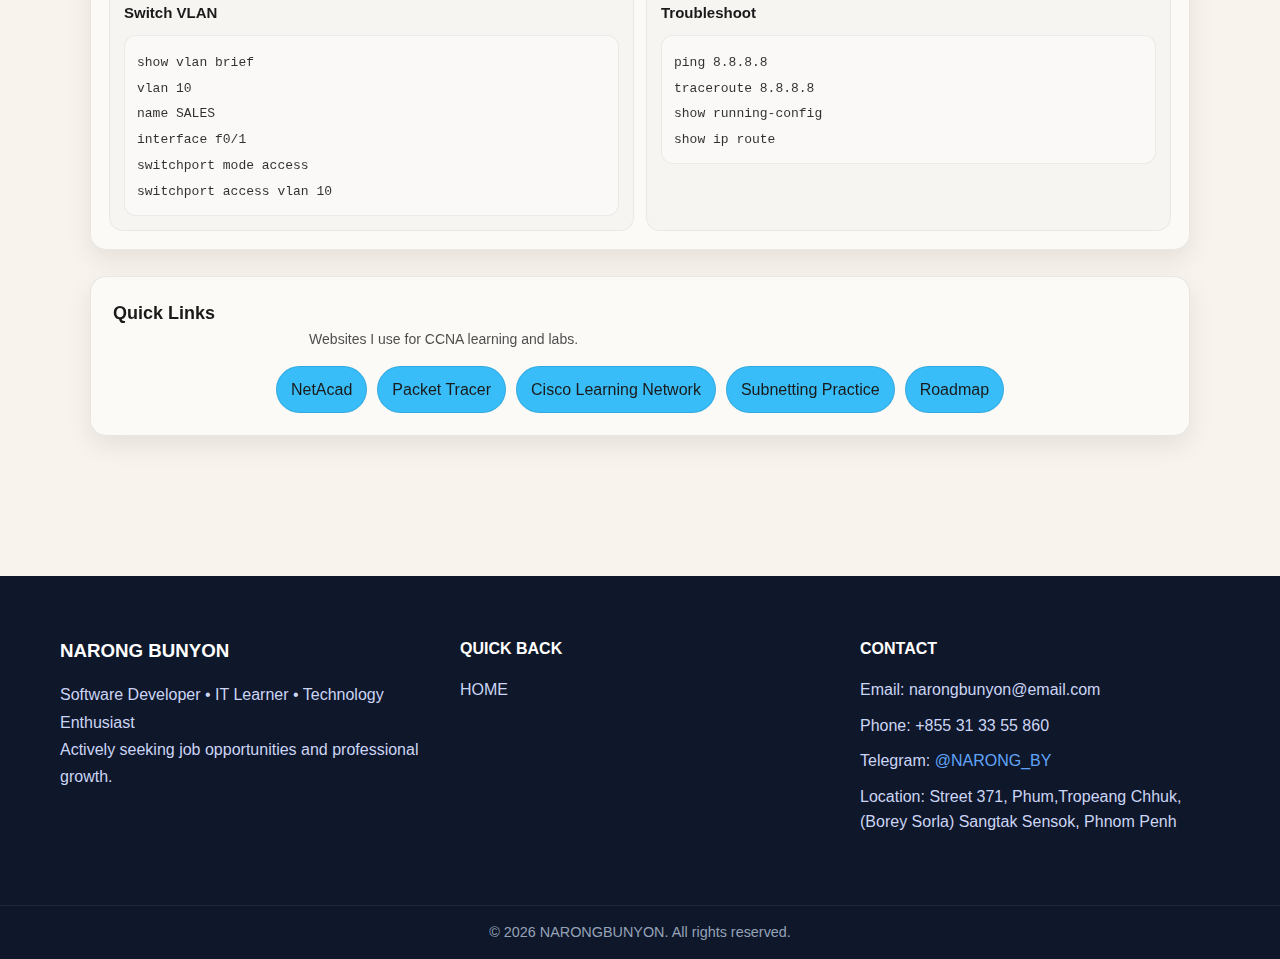
<file: learnpages/cisco.html>
<!doctype html>
<html lang="en">
  <head>
    <meta charset="UTF-8" />
    <meta name="viewport" content="width=device-width, initial-scale=1.0" />
    <title>CISCO CCNA Learning | Narong Bunyon</title>

    <link rel="stylesheet" href="/css/main.css" />
    <link rel="stylesheet" href="/learnpages/css/cisco.css" />
    <script src="https://cdn.jsdelivr.net/npm/bootstrap@5.3.3/dist/js/bootstrap.bundle.min.js"></script>
    <script src="https://code.jquery.com/jquery-3.7.1.min.js"></script>
  </head>

  <body>
    <header>
      <div class="navbar">
        <div class="logo"><a href="/index.html">HOME</a></div>
        <button
          class="menu-toggle"
          aria-label="Open menu"
          aria-expanded="false"
        >
          ☰
        </button>
        <nav class="nav-links">
          <a href="/learnpages/design.html">DESIGN</a>
          <a href="/learnpages/prgrams.html">PROGRAMMING</a>
          <a href="/learnpages/backend.html">API</a>
          <a href="/learnpages/db.html">DB</a>
          <a href="/learnpages/qaautomation.html">QA</a>
          <a href="#" class="active">CISCO</a>
          <a href="/learnpages/cybersecurity.html">CYBERSECURITY</a>
          <a href="/learnpages/app.html">APP</a>
          <a href="/learnpages/devop.html">DEVOPS</a>
        </nav>
      </div>
    </header>

    <section class="cisco-page">
      <div class="cisco-container">
        <!-- Head -->
        <div class="page-head">
          <h2>CISCO CCNA LEARNING</h2>
          <p class="subtitle">
            My CCNA learning dashboard. I practice networking fundamentals,
            routing/switching, and real labs using Packet Tracer and CLI
            commands.
          </p>
        </div>

        <section class="tabs" aria-label="CCNA tabs">
          <a class="tab active" href="#ccna1">CCNA 1</a>
          <a class="tab" href="#ccna2">CCNA 2</a>
          <a class="tab" href="#labs">Labs</a>
          <a class="tab" href="#commands">Commands</a>
        </section>

        <section class="levels" aria-label="CCNA level overview">
          <article class="level-card" id="ccna1">
            <div class="level-top">
              <div class="badge">CCNA 1</div>
              <div class="level-text">
                <h3>Introduction to Networks</h3>
                <p class="mini">Network basics • OSI • IP addressing</p>
              </div>
            </div>

            <p class="desc">
              Focus on foundational networking: how devices communicate, basic
              network components, addressing, and simple configurations.
            </p>

            <div class="tags">
              <span class="tag">OSI/TCP-IP</span>
              <span class="tag">IPv4</span>
              <span class="tag">Subnetting</span>
              <span class="tag">Switching Basics</span>
            </div>

            <div class="progress">
              <div class="progress-top">
                <span>Progress</span><span class="mini muted">90%</span>
              </div>
              <div class="bar"><span style="width: 90%"></span></div>
            </div>

            <div class="card-foot">
              <span class="hint"
                >Goal: Master IP + subnetting + basic switch config</span
              >
              <div class="actions">
                <a class="pill-link" href="#labs">Go to Labs</a>
                <a class="pill-link" href="#commands">Commands</a>
              </div>
            </div>
          </article>

          <article class="level-card" id="ccna2">
            <div class="level-top">
              <div class="badge">CCNA 2</div>
              <div class="level-text">
                <h3>Switching, Routing & Wireless Essentials</h3>
                <p class="mini">VLAN • Inter-VLAN • Static/Dynamic routing</p>
              </div>
            </div>

            <p class="desc">
              Build stronger network skills: VLANs, routing basics, wireless
              concepts, and troubleshooting using structured methods.
            </p>

            <div class="tags">
              <span class="tag">VLAN</span>
              <span class="tag">Inter-VLAN</span>
              <span class="tag">Routing</span>
              <span class="tag">STP Basics</span>
            </div>

            <div class="progress">
              <div class="progress-top">
                <span>Progress</span><span class="mini muted">40%</span>
              </div>
              <div class="bar"><span style="width: 40%"></span></div>
            </div>

            <div class="card-foot">
              <span class="hint"
                >Goal: VLAN + routing + troubleshooting confidence</span
              >
              <div class="actions">
                <a class="pill-link" href="#labs">Lab Checklist</a>
                <a class="pill-link" href="#plan">Study Plan</a>
              </div>
            </div>
          </article>
        </section>

        <!-- Split area: Labs + Study Plan -->
        <section class="split" id="labs">
          <section class="panel" aria-label="Lab checklist">
            <div class="panel-head">
              <h3>Lab Checklist</h3>
              <p class="subtitle small">
                What I practice using Packet Tracer and CLI.
              </p>
            </div>

            <ul class="checklist">
              <li>
                <span class="box"></span> Build simple LAN (PC ↔ Switch ↔
                Router)
              </li>
              <li>
                <span class="box"></span> Configure IP address + default gateway
              </li>
              <li>
                <span class="box"></span> Subnetting practice (different network
                sizes)
              </li>
              <li>
                <span class="box"></span> Create VLANs and assign switch ports
              </li>
              <li>
                <span class="box"></span> Inter-VLAN routing (router-on-a-stick)
              </li>
              <li><span class="box"></span> Basic routing (static routes)</li>
              <li>
                <span class="box"></span> Troubleshooting with ping/traceroute
              </li>
            </ul>

            <div class="mini-note">
              <strong>Tip:</strong> Always verify with
              <code>show</code> commands after each config.
            </div>
          </section>

          <section class="panel" id="plan" aria-label="Study plan">
            <div class="panel-head">
              <h3>Study Plan</h3>
              <p class="subtitle small">
                A simple weekly structure to stay consistent.
              </p>
            </div>

            <div class="plan-grid">
              <div class="plan-card">
                <h4>Mon–Tue</h4>
                <p class="mini muted">Theory + notes</p>
                <ul class="list">
                  <li>OSI / TCP-IP</li>
                  <li>IPv4 + subnetting</li>
                  <li>Switching concepts</li>
                </ul>
              </div>

              <div class="plan-card">
                <h4>Wed–Thu</h4>
                <p class="mini muted">CLI practice</p>
                <ul class="list">
                  <li>Config basics</li>
                  <li>VLAN practice</li>
                  <li>Verification (show)</li>
                </ul>
              </div>

              <div class="plan-card">
                <h4>Fri–Sun</h4>
                <p class="mini muted">Packet Tracer labs</p>
                <ul class="list">
                  <li>Build topologies</li>
                  <li>Fix broken configs</li>
                  <li>Document steps</li>
                </ul>
              </div>
            </div>
          </section>
        </section>

        <!-- Commands cheat sheet (unique UI) -->
        <section
          class="panel commands"
          id="commands"
          aria-label="Cisco commands cheat sheet"
        >
          <div class="panel-head">
            <h3>CLI Commands Cheat Sheet</h3>
            <p class="subtitle small">
              Quick reference I use during labs. (Switch/Router basics)
            </p>
          </div>

          <div class="cmd-grid">
            <article class="cmd">
              <h4>Basic</h4>
              <pre><code>enable
configure terminal
hostname R1
no ip domain-lookup
copy run start</code></pre>
            </article>

            <article class="cmd">
              <h4>Interfaces</h4>
              <pre><code>show ip interface brief
interface g0/0
ip address 192.168.1.1 255.255.255.0
no shutdown</code></pre>
            </article>

            <article class="cmd">
              <h4>Switch VLAN</h4>
              <pre><code>show vlan brief
vlan 10
name SALES
interface f0/1
switchport mode access
switchport access vlan 10</code></pre>
            </article>

            <article class="cmd">
              <h4>Troubleshoot</h4>
              <pre><code>ping 8.8.8.8
traceroute 8.8.8.8
show running-config
show ip route</code></pre>
            </article>
          </div>
        </section>

        <!-- Quick Links -->
        <section class="quick-links">
          <h3>Quick Links</h3>
          <p class="subtitle small">
            Websites I use for CCNA learning and labs.
          </p>

          <div class="link-list">
            <a
              class="pill"
              href="https://www.netacad.com/"
              target="_blank"
              rel="noopener"
              >NetAcad</a
            >
            <a
              class="pill"
              href="https://packettracer.com/"
              target="_blank"
              rel="noopener"
              >Packet Tracer</a
            >
            <a
              class="pill"
              href="https://learningnetwork.cisco.com/"
              target="_blank"
              rel="noopener"
              >Cisco Learning Network</a
            >
            <a
              class="pill"
              href="https://www.subnetting.net/"
              target="_blank"
              rel="noopener"
              >Subnetting Practice</a
            >
            <a
              class="pill"
              href="https://roadmap.sh/"
              target="_blank"
              rel="noopener"
              >Roadmap</a
            >
          </div>
        </section>
      </div>
    </section>

    <footer class="site-footer">
      <div class="footer-container">
        <div class="footer-about">
          <h3>NARONG BUNYON</h3>
          <p>
            Software Developer • IT Learner • Technology Enthusiast<br />
            Actively seeking job opportunities and professional growth.
          </p>
        </div>

        <div class="footer-links">
          <h4>QUICK BACK</h4>
          <ul>
            <li><a href="/index.html">HOME</a></li>
          </ul>
        </div>

        <div class="footer-contact">
          <h4>CONTACT</h4>
          <p>Email: narongbunyon@email.com</p>
          <p>Phone: +855 31 33 55 860</p>
          <p>
            Telegram:
            <a href="https://t.me/NARONG_BY" target="_blank">@NARONG_BY</a>
          </p>
          <p>
            Location: Street 371, Phum,Tropeang Chhuk,(Borey Sorla) Sangtak
            Sensok, Phnom Penh
          </p>
        </div>
      </div>

      <div class="footer-bottom">
        <p>© 2026 NARONGBUNYON. All rights reserved.</p>
      </div>
    </footer>
  </body>
  <script>
    const toggle = document.querySelector(".menu-toggle");
    const navLinks = document.querySelector(".nav-links");

    toggle.addEventListener("click", () => {
      navLinks.classList.toggle("active");
    });
  </script>
</html>
</file>
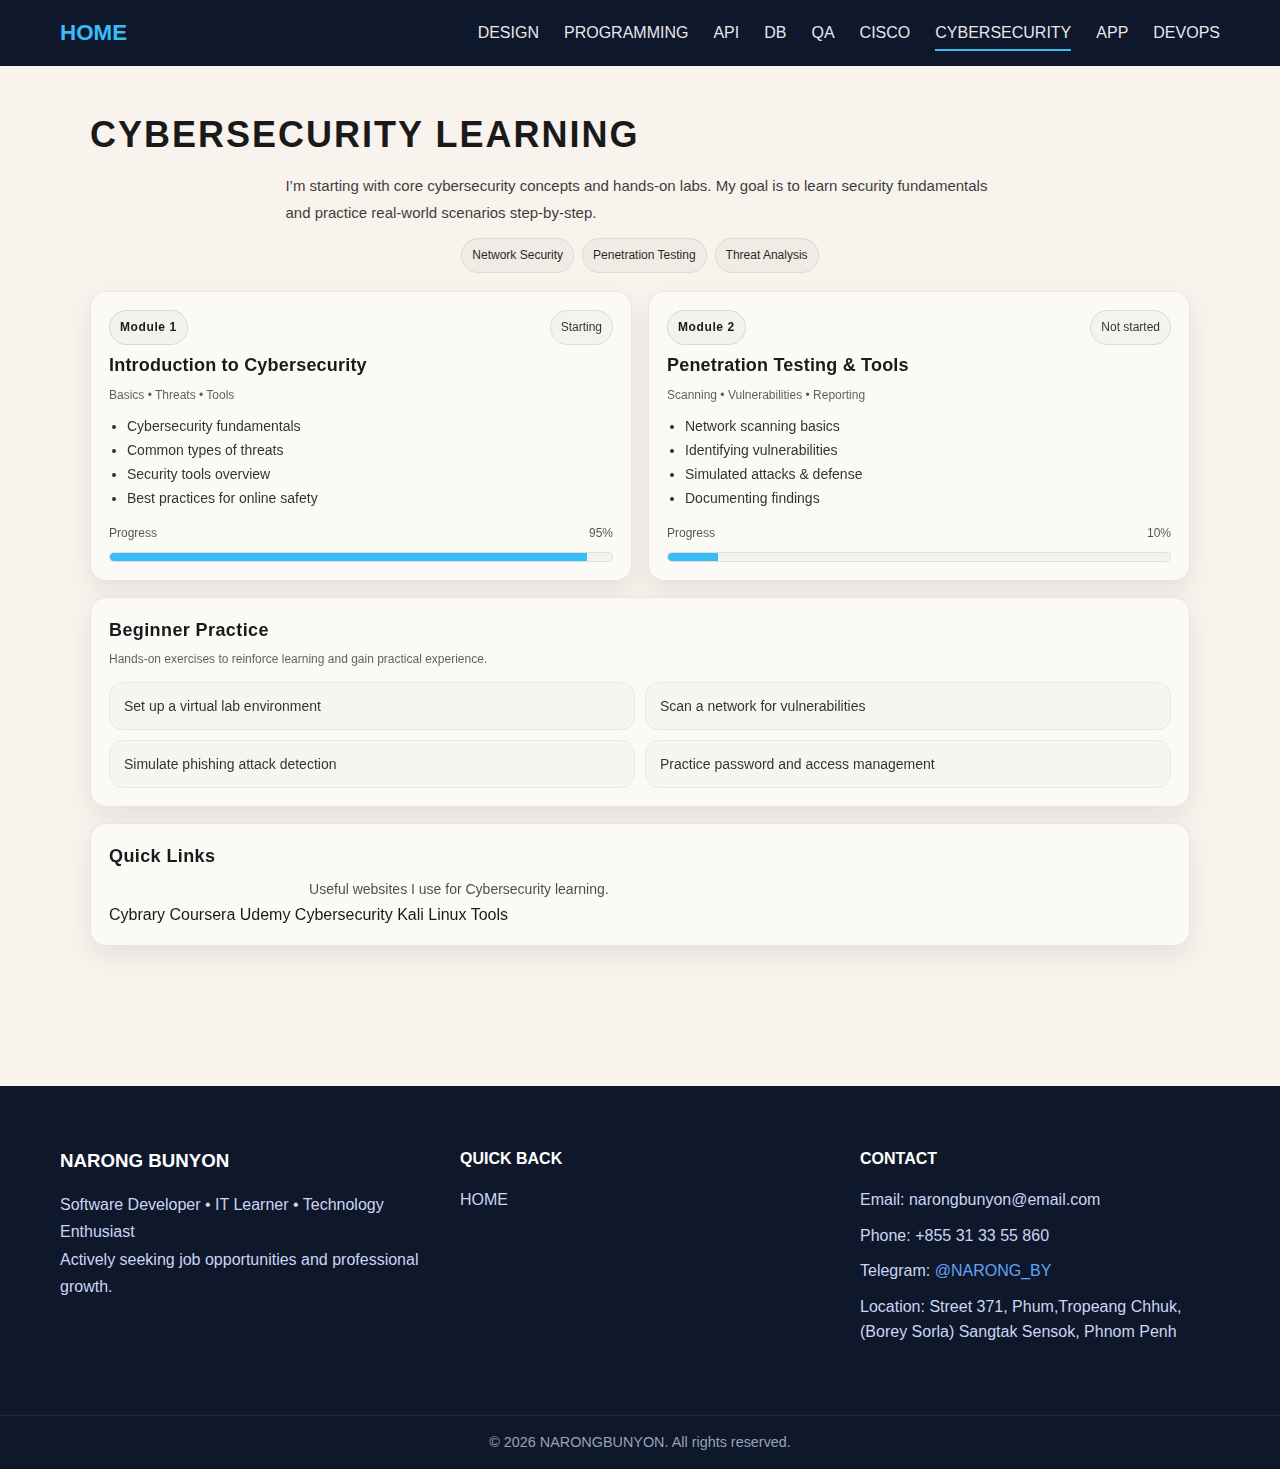
<file: learnpages/cybersecurity.html>
<!-- /learnpages/cybersecurity.html -->
<!doctype html>
<html lang="en">
  <head>
    <meta charset="UTF-8" />
    <meta name="viewport" content="width=device-width, initial-scale=1.0" />
    <title>Cybersecurity Learning | Narong Bunyon</title>

    <link rel="stylesheet" href="/css/main.css" />
    <link rel="stylesheet" href="/learnpages/css/cybersecurity.css" />
    <script src="https://cdn.jsdelivr.net/npm/bootstrap@5.3.3/dist/js/bootstrap.bundle.min.js"></script>
    <script src="https://code.jquery.com/jquery-3.7.1.min.js"></script>
  </head>

  <body>
    <!-- HEADER (DO NOT CHANGE) -->
    <header>
      <div class="navbar">
        <div class="logo"><a href="/index.html">HOME</a></div>
        <button
          class="menu-toggle"
          aria-label="Open menu"
          aria-expanded="false"
        >
          ☰
        </button>
        <nav class="nav-links">
          <a href="/learnpages/design.html">DESIGN</a>
          <a href="/learnpages/prgrams.html">PROGRAMMING</a>
          <a href="/learnpages/backend.html">API</a>
          <a href="/learnpages/db.html">DB</a>
          <a href="/learnpages/qaautomation.html">QA</a>
          <a href="/learnpages/cisco.html">CISCO</a>
          <a href="#" class="active">CYBERSECURITY</a>
          <a href="/learnpages/app.html">APP</a>
          <a href="/learnpages/devop.html">DEVOPS</a>
        </nav>
      </div>
    </header>

    <!-- CONTENT -->
    <section class="cyber-page">
      <div class="cyber-wrap">
        <!-- Simple header -->
        <div class="cyber-head">
          <h2>CYBERSECURITY LEARNING</h2>
          <p class="cyber-subtitle">
            I’m starting with core cybersecurity concepts and hands-on labs. My
            goal is to learn security fundamentals and practice real-world
            scenarios step-by-step.
          </p>

          <div class="cyber-tags" aria-label="Focus tags">
            <span class="cyber-tag">Network Security</span>
            <span class="cyber-tag">Penetration Testing</span>
            <span class="cyber-tag">Threat Analysis</span>
          </div>
        </div>

        <!-- Image  -->
        <!-- <div class="cyber-image">
          <img
            src="/images/details/Cybersecurity.png"
            alt="Cybersecurity Course"
          />
        </div> -->

        <!-- Cards -->
        <div class="cyber-grid">
          <!-- Module 1 -->
          <article class="cyber-card" aria-label="Module 1">
            <div class="cyber-card-top">
              <div class="cyber-left">
                <span class="cyber-badge">Module 1</span>
                <h3>Introduction to Cybersecurity</h3>
                <p class="cyber-mini">Basics • Threats • Tools</p>
              </div>

              <div class="cyber-status">
                <span class="cyber-pill">Starting</span>
              </div>
            </div>

            <ul class="cyber-list">
              <li>Cybersecurity fundamentals</li>
              <li>Common types of threats</li>
              <li>Security tools overview</li>
              <li>Best practices for online safety</li>
            </ul>

            <div class="cyber-progress">
              <div class="cyber-progress-top">
                <span>Progress</span><span>95%</span>
              </div>
              <div class="cyber-bar"><span style="width: 95%"></span></div>
            </div>
          </article>

          <!-- Module 2 -->
          <article class="cyber-card" aria-label="Module 2">
            <div class="cyber-card-top">
              <div class="cyber-left">
                <span class="cyber-badge">Module 2</span>
                <h3>Penetration Testing & Tools</h3>
                <p class="cyber-mini">Scanning • Vulnerabilities • Reporting</p>
              </div>

              <div class="cyber-status">
                <span class="cyber-pill">Not started</span>
              </div>
            </div>

            <ul class="cyber-list">
              <li>Network scanning basics</li>
              <li>Identifying vulnerabilities</li>
              <li>Simulated attacks & defense</li>
              <li>Documenting findings</li>
            </ul>

            <div class="cyber-progress">
              <div class="cyber-progress-top">
                <span>Progress</span><span>10%</span>
              </div>
              <div class="cyber-bar"><span style="width: 10%"></span></div>
            </div>
          </article>
          <!-- Next Module -->
        </div>

        <!-- Practice (simple, clean) -->
        <section class="cyber-panel" aria-label="Beginner practice">
          <div class="cyber-panel-head">
            <h3>Beginner Practice</h3>
            <p class="cyber-mini">
              Hands-on exercises to reinforce learning and gain practical
              experience.
            </p>
          </div>

          <div class="cyber-practice">
            <div class="cyber-practice-item">
              Set up a virtual lab environment
            </div>
            <div class="cyber-practice-item">
              Scan a network for vulnerabilities
            </div>
            <div class="cyber-practice-item">
              Simulate phishing attack detection
            </div>
            <div class="cyber-practice-item">
              Practice password and access management
            </div>
          </div>
        </section>

        <!-- Quick Links -->
        <section class="cyber-panel quick-links">
          <h3>Quick Links</h3>
          <p class="cyber-subtitle cyber-subtitle-small">
            Useful websites I use for Cybersecurity learning.
          </p>

          <div class="link-list">
            <a
              class="pill"
              href="https://www.cybrary.it/"
              target="_blank"
              rel="noopener"
              >Cybrary</a
            >
            <a
              class="pill"
              href="https://www.coursera.org/browse/information-technology/cybersecurity"
              target="_blank"
              rel="noopener"
              >Coursera</a
            >
            <a
              class="pill"
              href="https://www.udemy.com/topic/cyber-security/"
              target="_blank"
              rel="noopener"
              >Udemy Cybersecurity</a
            >
            <a
              class="pill"
              href="https://www.kali.org/"
              target="_blank"
              rel="noopener"
              >Kali Linux Tools</a
            >
          </div>
        </section>
      </div>
    </section>

    <!-- FOOTER (DO NOT CHANGE) -->
    <footer class="site-footer">
      <div class="footer-container">
        <div class="footer-about">
          <h3>NARONG BUNYON</h3>
          <p>
            Software Developer • IT Learner • Technology Enthusiast<br />
            Actively seeking job opportunities and professional growth.
          </p>
        </div>

        <div class="footer-links">
          <h4>QUICK BACK</h4>
          <ul>
            <li><a href="/index.html">HOME</a></li>
          </ul>
        </div>

        <div class="footer-contact">
          <h4>CONTACT</h4>
          <p>Email: narongbunyon@email.com</p>
          <p>Phone: +855 31 33 55 860</p>
          <p>
            Telegram:
            <a href="https://t.me/NARONG_BY" target="_blank">@NARONG_BY</a>
          </p>
          <p>
            Location: Street 371, Phum,Tropeang Chhuk,(Borey Sorla) Sangtak
            Sensok, Phnom Penh
          </p>
        </div>
      </div>

      <div class="footer-bottom">
        <p>© 2026 NARONGBUNYON. All rights reserved.</p>
      </div>
    </footer>
  </body>
  <script>
    const toggle = document.querySelector(".menu-toggle");
    const navLinks = document.querySelector(".nav-links");

    toggle.addEventListener("click", () => {
      navLinks.classList.toggle("active");
    });
  </script>
</html>
</file>
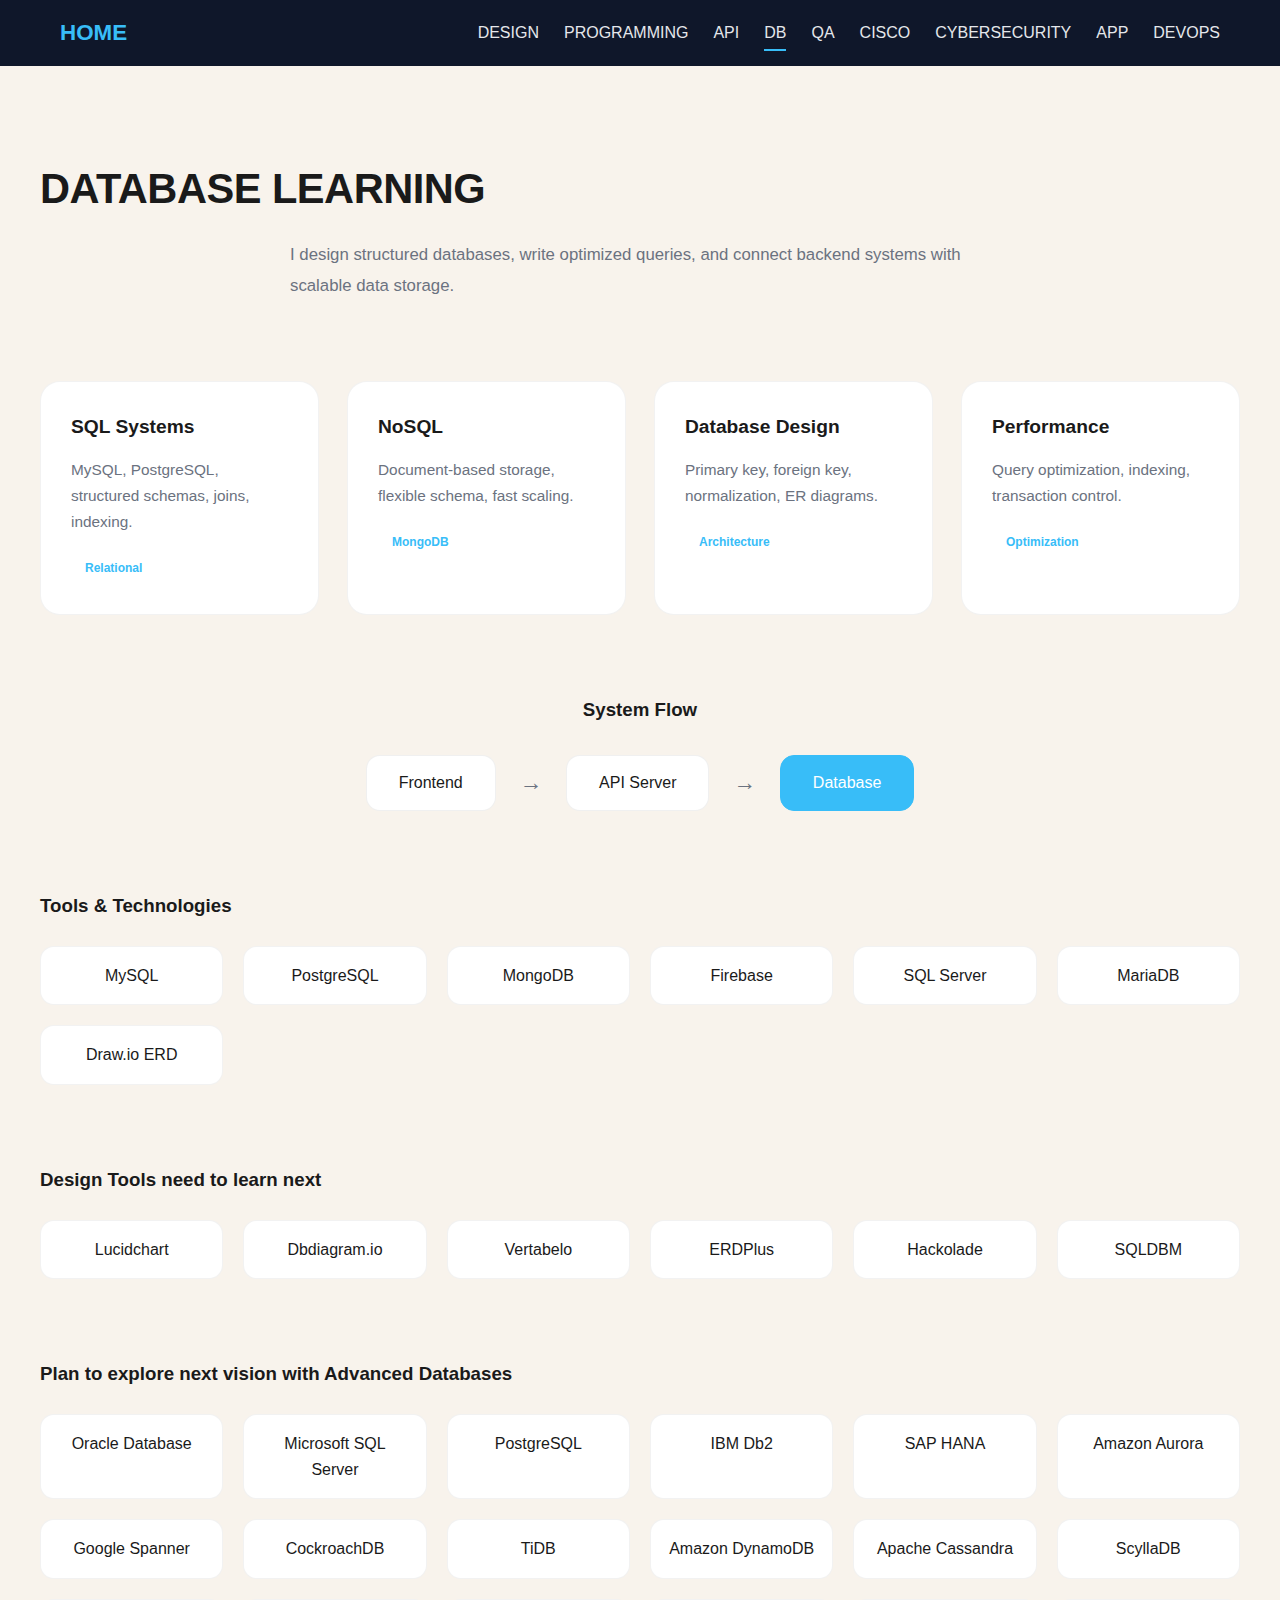
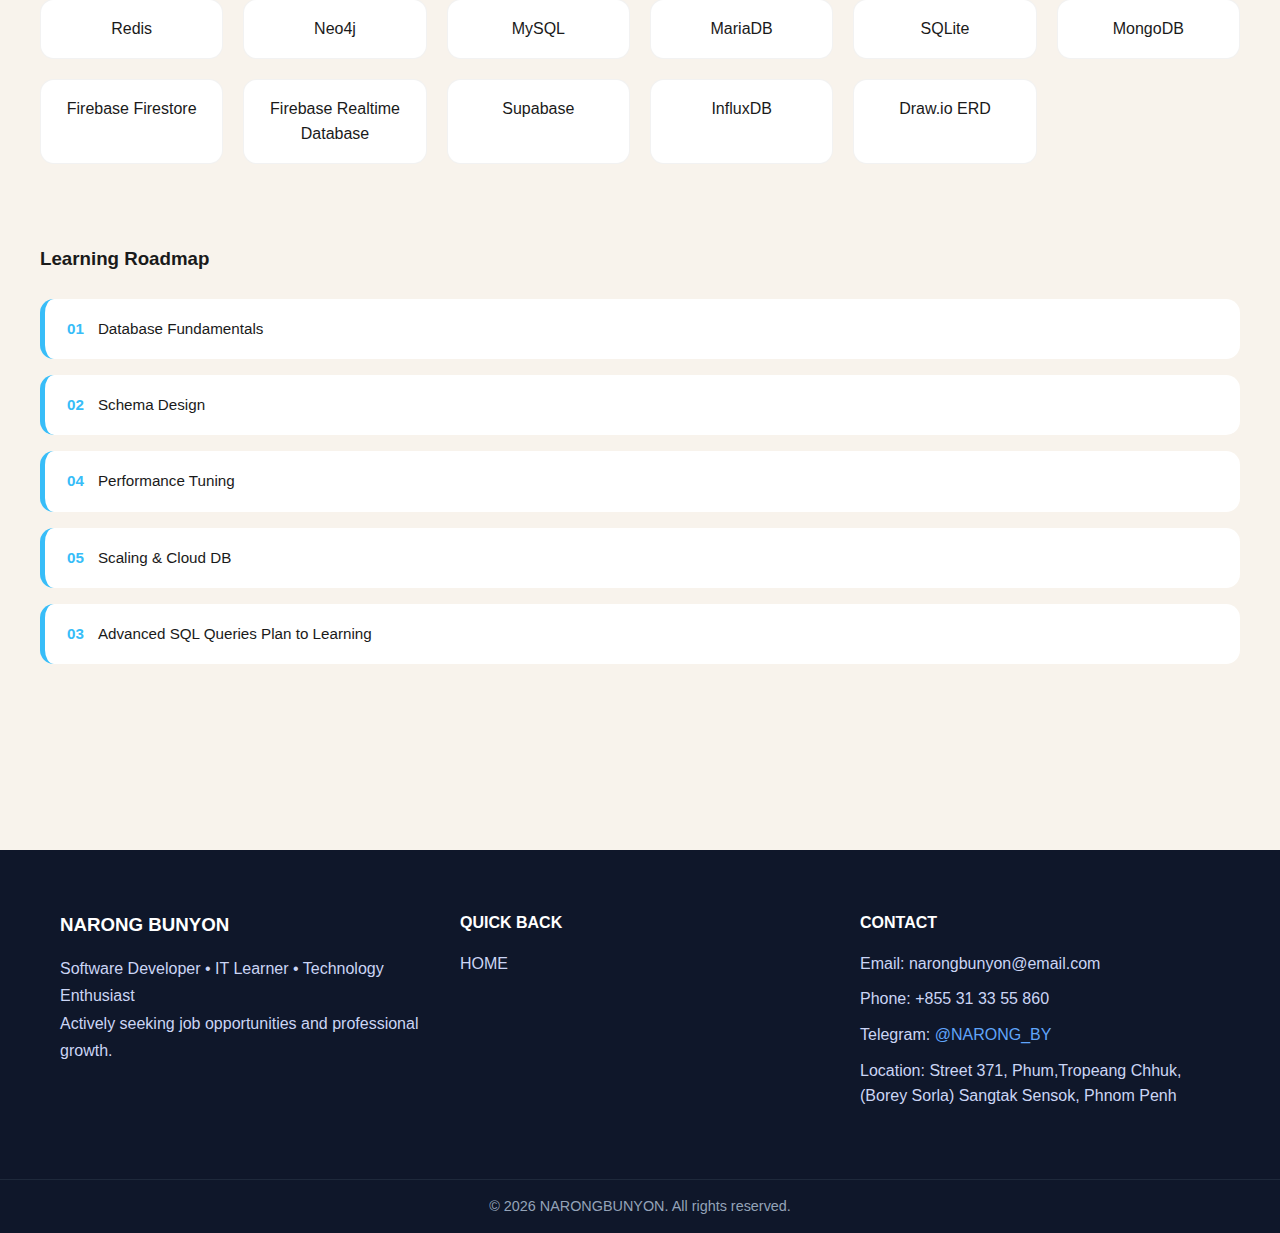
<file: learnpages/db.html>
<!-- /learnpages/app.html -->
<!doctype html>
<html lang="en">
  <head>
    <meta charset="UTF-8" />
    <meta name="viewport" content="width=device-width, initial-scale=1.0" />
    <title>Mobile App Learning | Narong Bunyon</title>

    <link rel="stylesheet" href="/css/main.css" />
    <link rel="stylesheet" href="/learnpages/css/db.css" />
    <script src="https://cdn.jsdelivr.net/npm/bootstrap@5.3.3/dist/js/bootstrap.bundle.min.js"></script>
    <script src="https://code.jquery.com/jquery-3.7.1.min.js"></script>
  </head>

  <body>
    <!-- HEADER (DO NOT CHANGE) -->
    <header>
      <div class="navbar">
        <div class="logo"><a href="/index.html">HOME</a></div>
        <button
          class="menu-toggle"
          aria-label="Open menu"
          aria-expanded="false"
        >
          ☰
        </button>
        <nav class="nav-links">
          <a href="/learnpages/design.html">DESIGN</a>
          <a href="/learnpages/prgrams.html">PROGRAMMING</a>
          <a href="/learnpages/backend.html">API</a>
          <a href="#" class="active">DB</a>
          <a href="/learnpages/qaautomation.html">QA</a>
          <a href="/learnpages/cisco.html">CISCO</a>
          <a href="/learnpages/cybersecurity.html">CYBERSECURITY</a>
          <a href="/learnpages/app.html">APP</a>
          <a href="/learnpages/devop.html">DEVOPS</a>
        </nav>
      </div>
    </header>

    <!-- CONTENT -->

    <section class="db-page">
      <div class="db-wrap">
        <!-- HERO -->
        <div class="db-hero">
          <h2>DATABASE LEARNING</h2>
          <p>
            I design structured databases, write optimized queries, and connect
            backend systems with scalable data storage.
          </p>
        </div>

        <!-- OVERVIEW CARDS -->
        <div class="db-grid">
          <div class="db-card">
            <h3>SQL Systems</h3>
            <p>MySQL, PostgreSQL, structured schemas, joins, indexing.</p>
            <span class="db-tag">Relational</span>
          </div>

          <div class="db-card">
            <h3>NoSQL</h3>
            <p>Document-based storage, flexible schema, fast scaling.</p>
            <span class="db-tag">MongoDB</span>
          </div>

          <div class="db-card">
            <h3>Database Design</h3>
            <p>Primary key, foreign key, normalization, ER diagrams.</p>
            <span class="db-tag">Architecture</span>
          </div>

          <div class="db-card">
            <h3>Performance</h3>
            <p>Query optimization, indexing, transaction control.</p>
            <span class="db-tag">Optimization</span>
          </div>
        </div>

        <!-- ARCHITECTURE SECTION -->
        <div class="db-architecture">
          <h3>System Flow</h3>

          <div class="db-flow">
            <div class="db-node">Frontend</div>
            <div class="db-arrow">→</div>
            <div class="db-node">API Server</div>
            <div class="db-arrow">→</div>
            <div class="db-node active">Database</div>
          </div>
        </div>

        <!-- SKILLS -->
        <div class="db-tools">
          <h3>Tools & Technologies</h3>

          <div class="db-tool-grid">
            <div class="db-tool">MySQL</div>
            <div class="db-tool">PostgreSQL</div>
            <div class="db-tool">MongoDB</div>
            <div class="db-tool">Firebase</div>
            <div class="db-tool">SQL Server</div>
            <div class="db-tool">MariaDB</div>
            <div class="db-tool">Draw.io ERD</div>
          </div>
        </div>

        <div class="db-tools">
          <h3>Design Tools need to learn next</h3>

          <div class="db-tool-grid">
            <div class="db-tool">Lucidchart</div>
            <div class="db-tool">Dbdiagram.io</div>
            <div class="db-tool">Vertabelo</div>
            <div class="db-tool">ERDPlus</div>
            <div class="db-tool">Hackolade</div>
            <div class="db-tool">SQLDBM</div>
          </div>
        </div>

        <div class="db-tools">
          <h3>Plan to explore next vision with Advanced Databases</h3>

          <div class="db-tool-grid">
            <!-- Enterprise Databases -->
            <div class="db-tool">Oracle Database</div>
            <div class="db-tool">Microsoft SQL Server</div>
            <div class="db-tool">PostgreSQL</div>
            <div class="db-tool">IBM Db2</div>
            <div class="db-tool">SAP HANA</div>
            <div class="db-tool">Amazon Aurora</div>
            <div class="db-tool">Google Spanner</div>
            <div class="db-tool">CockroachDB</div>
            <div class="db-tool">TiDB</div>
            <div class="db-tool">Amazon DynamoDB</div>
            <div class="db-tool">Apache Cassandra</div>
            <div class="db-tool">ScyllaDB</div>
            <div class="db-tool">Redis</div>
            <div class="db-tool">Neo4j</div>

            <!-- Small / Medium Systems -->
            <div class="db-tool">MySQL</div>
            <div class="db-tool">MariaDB</div>
            <div class="db-tool">SQLite</div>
            <div class="db-tool">MongoDB</div>
            <div class="db-tool">Firebase Firestore</div>
            <div class="db-tool">Firebase Realtime Database</div>
            <div class="db-tool">Supabase</div>
            <div class="db-tool">InfluxDB</div>

            <!-- Other Tools -->
            <div class="db-tool">Draw.io ERD</div>
          </div>
        </div>

        <!-- LEARNING ROADMAP -->
        <div class="db-roadmap">
          <h3>Learning Roadmap</h3>

          <ul>
            <li><span>01</span> Database Fundamentals</li>
            <li><span>02</span> Schema Design</li>
            <li><span>04</span> Performance Tuning</li>
            <li><span>05</span> Scaling & Cloud DB</li>
            <li><span>03</span> Advanced SQL Queries Plan to Learning</li>
          </ul>
        </div>
      </div>
    </section>

    <!-- FOOTER (DO NOT CHANGE) -->
    <footer class="site-footer">
      <div class="footer-container">
        <div class="footer-about">
          <h3>NARONG BUNYON</h3>
          <p>
            Software Developer • IT Learner • Technology Enthusiast<br />
            Actively seeking job opportunities and professional growth.
          </p>
        </div>

        <div class="footer-links">
          <h4>QUICK BACK</h4>
          <ul>
            <li><a href="/index.html">HOME</a></li>
          </ul>
        </div>

        <div class="footer-contact">
          <h4>CONTACT</h4>
          <p>Email: narongbunyon@email.com</p>
          <p>Phone: +855 31 33 55 860</p>
          <p>
            Telegram:
            <a href="https://t.me/NARONG_BY" target="_blank">@NARONG_BY</a>
          </p>
          <p>
            Location: Street 371, Phum,Tropeang Chhuk,(Borey Sorla) Sangtak
            Sensok, Phnom Penh
          </p>
        </div>
      </div>

      <div class="footer-bottom">
        <p>© 2026 NARONGBUNYON. All rights reserved.</p>
      </div>
    </footer>
  </body>
  <script>
    const toggleBtn = document.querySelector(".menu-toggle");
    const navMenu = document.querySelector(".nav-links");

    toggleBtn.addEventListener("click", () => {
      const open = navMenu.classList.toggle("active");
      toggleBtn.setAttribute("aria-expanded", open ? "true" : "false");
      toggleBtn.textContent = open ? "✕" : "☰";
    });

    // Auto-close when clicking a link
    navMenu.querySelectorAll("a").forEach((a) => {
      a.addEventListener("click", () => {
        navMenu.classList.remove("active");
        toggleBtn.setAttribute("aria-expanded", "false");
        toggleBtn.textContent = "☰";
      });
    });
  </script>
</html>
</file>
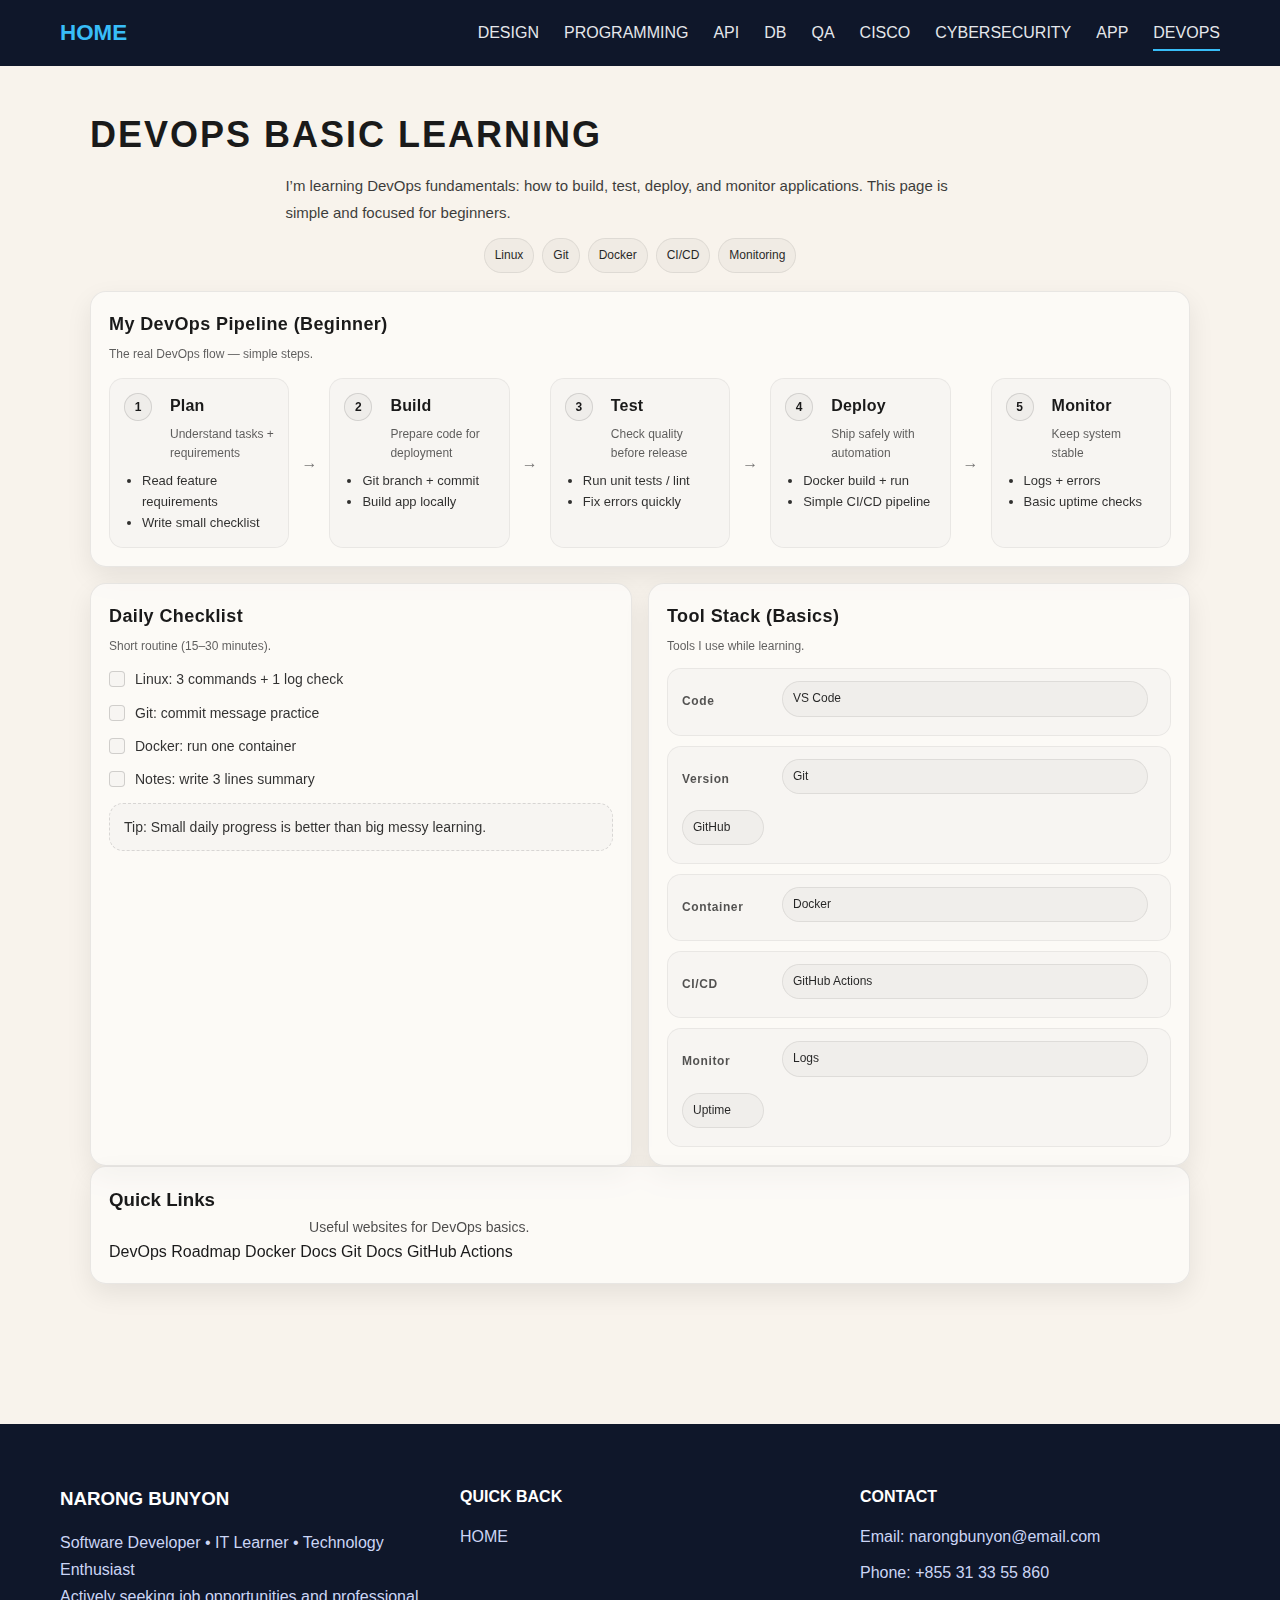
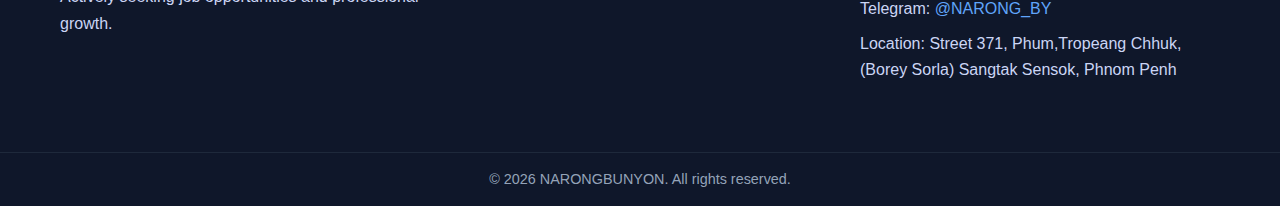
<file: learnpages/devop.html>
<!-- /learnpages/devop.html -->
<!doctype html>
<html lang="en">
  <head>
    <meta charset="UTF-8" />
    <meta name="viewport" content="width=device-width, initial-scale=1.0" />
    <title>DevOps Learning | Narong Bunyon</title>

    <link rel="stylesheet" href="/css/main.css" />
    <link rel="stylesheet" href="/learnpages/css/devops.css" />
    <script src="https://cdn.jsdelivr.net/npm/bootstrap@5.3.3/dist/js/bootstrap.bundle.min.js"></script>
    <script src="https://code.jquery.com/jquery-3.7.1.min.js"></script>
  </head>

  <body>
    <!-- HEADER (DO NOT CHANGE) -->
    <header>
      <div class="navbar">
        <div class="logo"><a href="/index.html">HOME</a></div>
        <button
          class="menu-toggle"
          aria-label="Open menu"
          aria-expanded="false"
        >
          ☰
        </button>
        <nav class="nav-links">
          <a href="/learnpages/design.html">DESIGN</a>
          <a href="/learnpages/prgrams.html">PROGRAMMING</a>
          <a href="/learnpages/backend.html">API</a>
          <a href="/learnpages/db.html">DB</a>
          <a href="/learnpages/qaautomation.html">QA</a>
          <a href="/learnpages/cisco.html">CISCO</a>
          <a href="/learnpages/cybersecurity.html">CYBERSECURITY</a>
          <a href="/learnpages/app.html">APP</a>
          <a href="#" class="active">DEVOPS</a>
        </nav>
      </div>
    </header>

    <!-- CONTENT -->
    <section class="dvx-page">
      <div class="dvx-wrap">
        <!-- Head -->
        <div class="dvx-head">
          <h2>DEVOPS BASIC LEARNING</h2>
          <p class="dvx-subtitle">
            I’m learning DevOps fundamentals: how to build, test, deploy, and
            monitor applications. This page is simple and focused for beginners.
          </p>

          <div class="dvx-chips" aria-label="DevOps focus">
            <span class="dvx-chip">Linux</span>
            <span class="dvx-chip">Git</span>
            <span class="dvx-chip">Docker</span>
            <span class="dvx-chip">CI/CD</span>
            <span class="dvx-chip">Monitoring</span>
          </div>
        </div>

        <!-- PIPELINE (DevOps UI) -->
        <section class="dvx-surface" aria-label="DevOps pipeline">
          <div class="dvx-surface-head">
            <h3>My DevOps Pipeline (Beginner)</h3>
            <p class="dvx-mini">The real DevOps flow — simple steps.</p>
          </div>

          <div class="dvx-pipeline" role="list">
            <div class="dvx-step" role="listitem">
              <div class="dvx-step-top">
                <span class="dvx-step-badge">1</span>
                <div>
                  <div class="dvx-step-title">Plan</div>
                  <div class="dvx-mini">Understand tasks + requirements</div>
                </div>
              </div>
              <ul class="dvx-list">
                <li>Read feature requirements</li>
                <li>Write small checklist</li>
              </ul>
            </div>

            <div class="dvx-arrow" aria-hidden="true">→</div>

            <div class="dvx-step" role="listitem">
              <div class="dvx-step-top">
                <span class="dvx-step-badge">2</span>
                <div>
                  <div class="dvx-step-title">Build</div>
                  <div class="dvx-mini">Prepare code for deployment</div>
                </div>
              </div>
              <ul class="dvx-list">
                <li>Git branch + commit</li>
                <li>Build app locally</li>
              </ul>
            </div>

            <div class="dvx-arrow" aria-hidden="true">→</div>

            <div class="dvx-step" role="listitem">
              <div class="dvx-step-top">
                <span class="dvx-step-badge">3</span>
                <div>
                  <div class="dvx-step-title">Test</div>
                  <div class="dvx-mini">Check quality before release</div>
                </div>
              </div>
              <ul class="dvx-list">
                <li>Run unit tests / lint</li>
                <li>Fix errors quickly</li>
              </ul>
            </div>

            <div class="dvx-arrow" aria-hidden="true">→</div>

            <div class="dvx-step" role="listitem">
              <div class="dvx-step-top">
                <span class="dvx-step-badge">4</span>
                <div>
                  <div class="dvx-step-title">Deploy</div>
                  <div class="dvx-mini">Ship safely with automation</div>
                </div>
              </div>
              <ul class="dvx-list">
                <li>Docker build + run</li>
                <li>Simple CI/CD pipeline</li>
              </ul>
            </div>

            <div class="dvx-arrow" aria-hidden="true">→</div>

            <div class="dvx-step" role="listitem">
              <div class="dvx-step-top">
                <span class="dvx-step-badge">5</span>
                <div>
                  <div class="dvx-step-title">Monitor</div>
                  <div class="dvx-mini">Keep system stable</div>
                </div>
              </div>
              <ul class="dvx-list">
                <li>Logs + errors</li>
                <li>Basic uptime checks</li>
              </ul>
            </div>
          </div>
        </section>

        <!-- Two clean panels (not messy) -->
        <div class="dvx-two">
          <!-- Daily review -->
          <section class="dvx-surface" aria-label="Daily checklist">
            <div class="dvx-surface-head">
              <h3>Daily Checklist</h3>
              <p class="dvx-mini">Short routine (15–30 minutes).</p>
            </div>

            <ul class="dvx-check">
              <li>
                <span class="dvx-box"></span> Linux: 3 commands + 1 log check
              </li>
              <li>
                <span class="dvx-box"></span> Git: commit message practice
              </li>
              <li><span class="dvx-box"></span> Docker: run one container</li>
              <li>
                <span class="dvx-box"></span> Notes: write 3 lines summary
              </li>
            </ul>

            <div class="dvx-note">
              Tip: Small daily progress is better than big messy learning.
            </div>
          </section>

          <!-- Tool stack -->
          <section class="dvx-surface" aria-label="Tool stack">
            <div class="dvx-surface-head">
              <h3>Tool Stack (Basics)</h3>
              <p class="dvx-mini">Tools I use while learning.</p>
            </div>

            <div class="dvx-stack">
              <div class="dvx-stack-row">
                <span class="dvx-label">Code</span>
                <span class="dvx-pill">VS Code</span>
              </div>
              <div class="dvx-stack-row">
                <span class="dvx-label">Version</span>
                <span class="dvx-pill">Git</span>
                <span class="dvx-pill">GitHub</span>
              </div>
              <div class="dvx-stack-row">
                <span class="dvx-label">Container</span>
                <span class="dvx-pill">Docker</span>
              </div>
              <div class="dvx-stack-row">
                <span class="dvx-label">CI/CD</span>
                <span class="dvx-pill">GitHub Actions</span>
              </div>
              <div class="dvx-stack-row">
                <span class="dvx-label">Monitor</span>
                <span class="dvx-pill">Logs</span>
                <span class="dvx-pill">Uptime</span>
              </div>
            </div>
          </section>
        </div>

        <!-- Quick Links (uses your pill style) -->
        <section class="dvx-surface quick-links" aria-label="Quick links">
          <h3>Quick Links</h3>
          <p class="dvx-subtitle dvx-subtitle-small">
            Useful websites for DevOps basics.
          </p>

          <div class="link-list">
            <a
              class="pill"
              href="https://roadmap.sh/devops"
              target="_blank"
              rel="noopener"
              >DevOps Roadmap</a
            >
            <a
              class="pill"
              href="https://docs.docker.com/"
              target="_blank"
              rel="noopener"
              >Docker Docs</a
            >
            <a
              class="pill"
              href="https://git-scm.com/docs"
              target="_blank"
              rel="noopener"
              >Git Docs</a
            >
            <a
              class="pill"
              href="https://github.com/features/actions"
              target="_blank"
              rel="noopener"
              >GitHub Actions</a
            >
          </div>
        </section>
      </div>
    </section>

    <!-- FOOTER (DO NOT CHANGE) -->
    <footer class="site-footer">
      <div class="footer-container">
        <div class="footer-about">
          <h3>NARONG BUNYON</h3>
          <p>
            Software Developer • IT Learner • Technology Enthusiast<br />
            Actively seeking job opportunities and professional growth.
          </p>
        </div>

        <div class="footer-links">
          <h4>QUICK BACK</h4>
          <ul>
            <li><a href="/index.html">HOME</a></li>
          </ul>
        </div>

        <div class="footer-contact">
          <h4>CONTACT</h4>
          <p>Email: narongbunyon@email.com</p>
          <p>Phone: +855 31 33 55 860</p>
          <p>
            Telegram:
            <a href="https://t.me/NARONG_BY" target="_blank">@NARONG_BY</a>
          </p>
          <p>
            Location: Street 371, Phum,Tropeang Chhuk,(Borey Sorla) Sangtak
            Sensok, Phnom Penh
          </p>
        </div>
      </div>

      <div class="footer-bottom">
        <p>© 2026 NARONGBUNYON. All rights reserved.</p>
      </div>
    </footer>
  </body>
  <script>
    const toggle = document.querySelector(".menu-toggle");
    const navLinks = document.querySelector(".nav-links");

    toggle.addEventListener("click", () => {
      navLinks.classList.toggle("active");
    });
  </script>
</html>
</file>
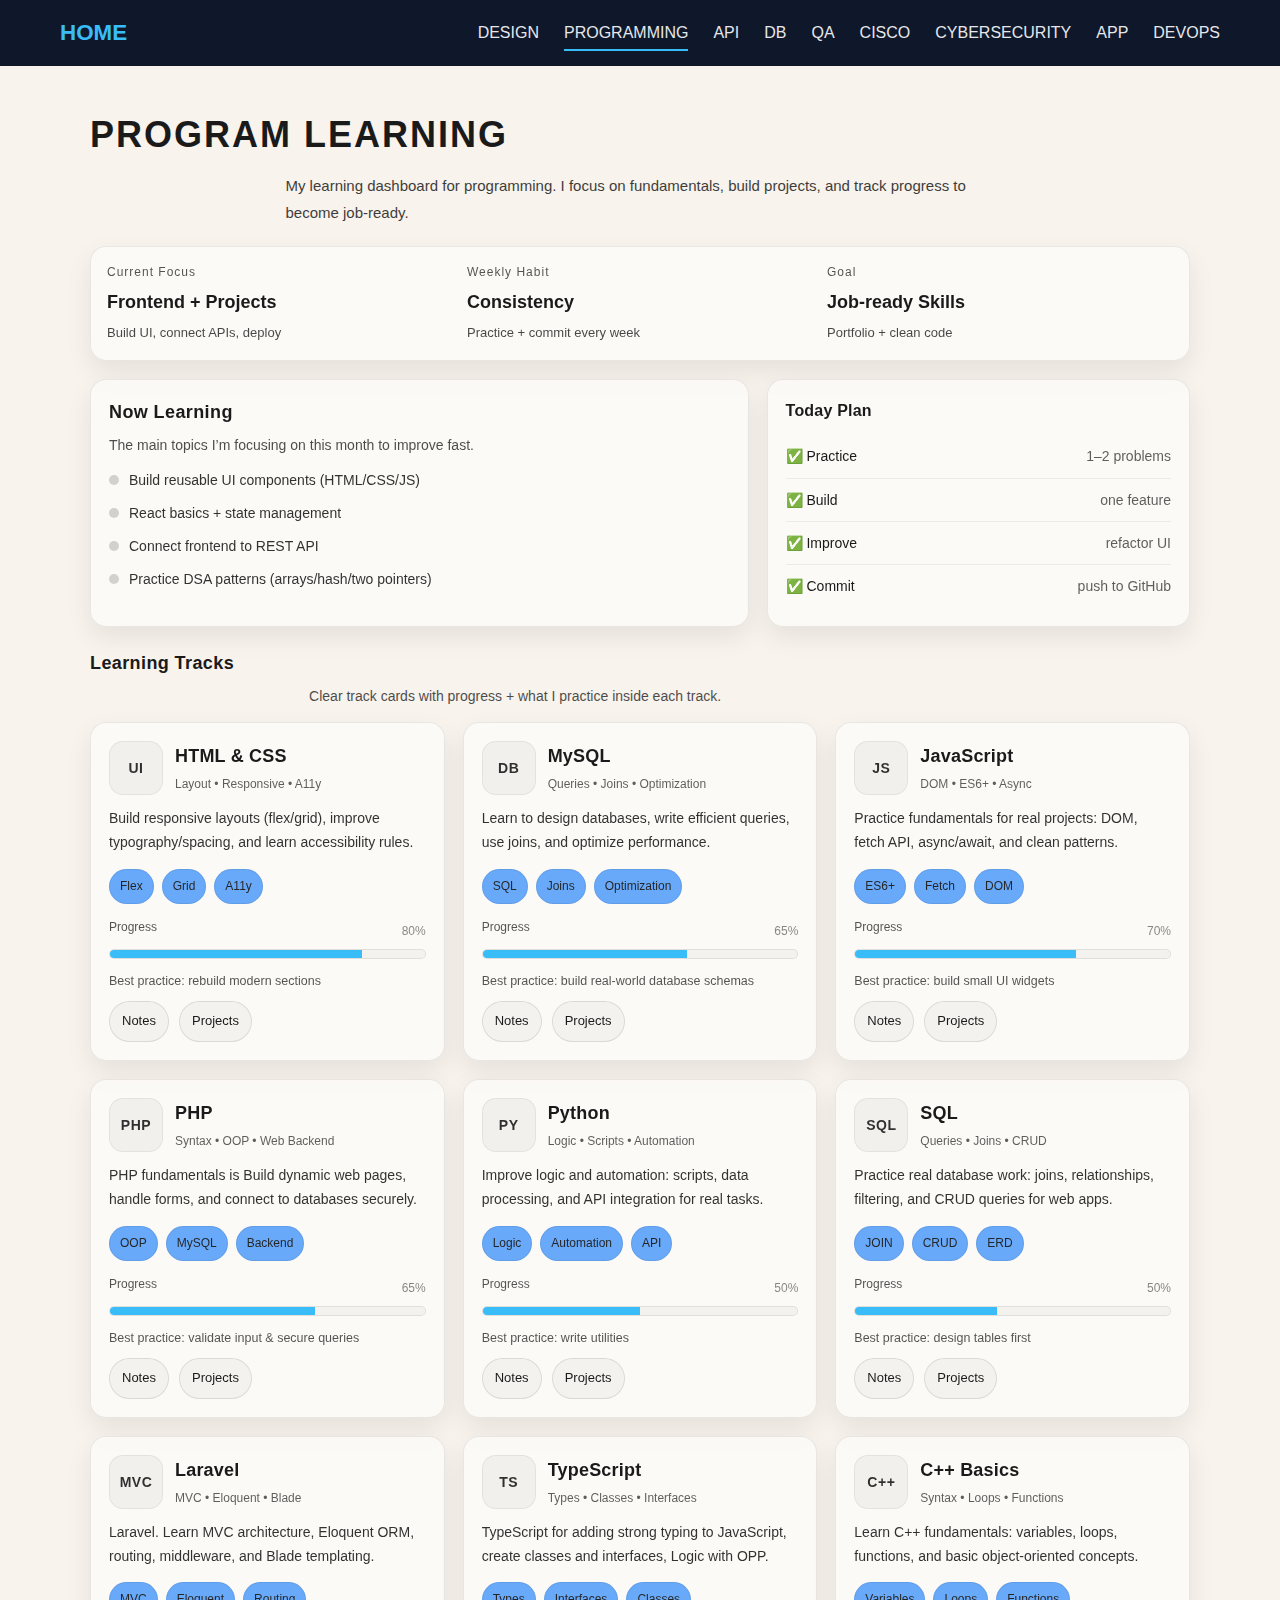
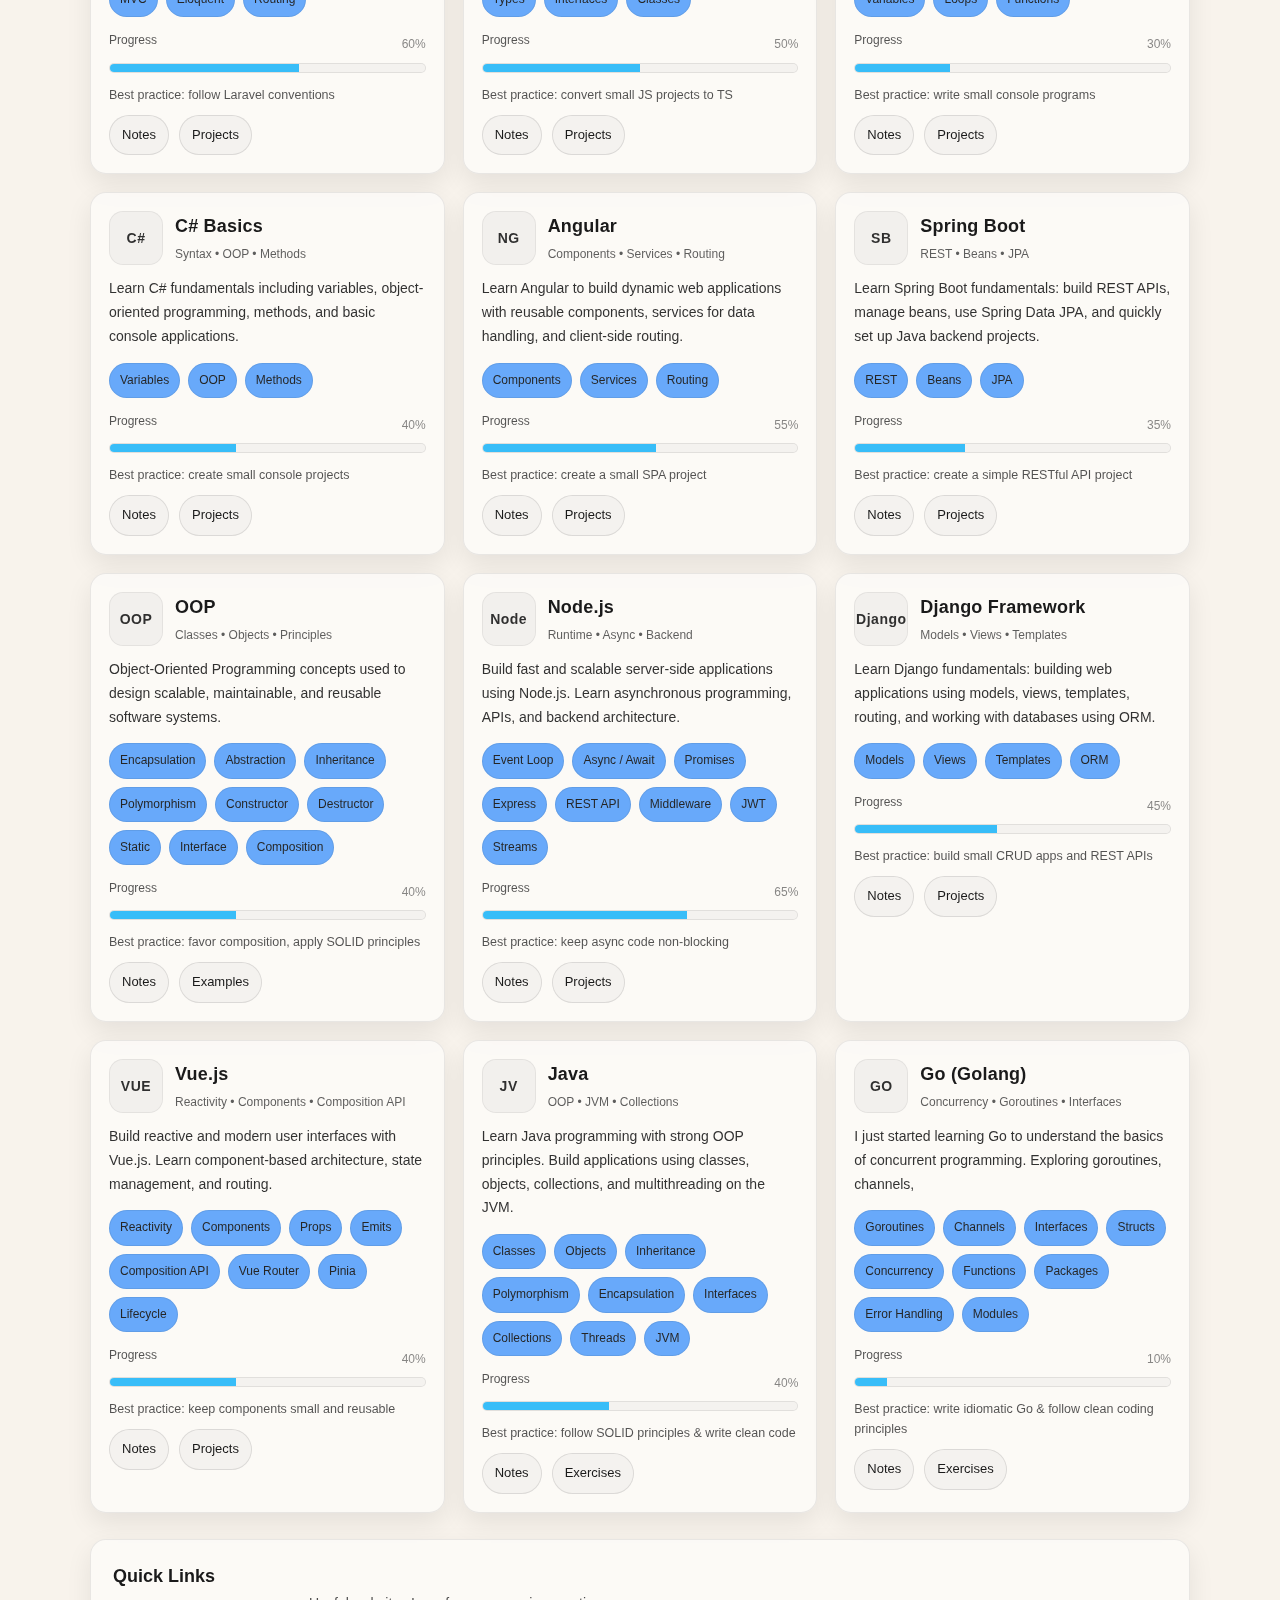
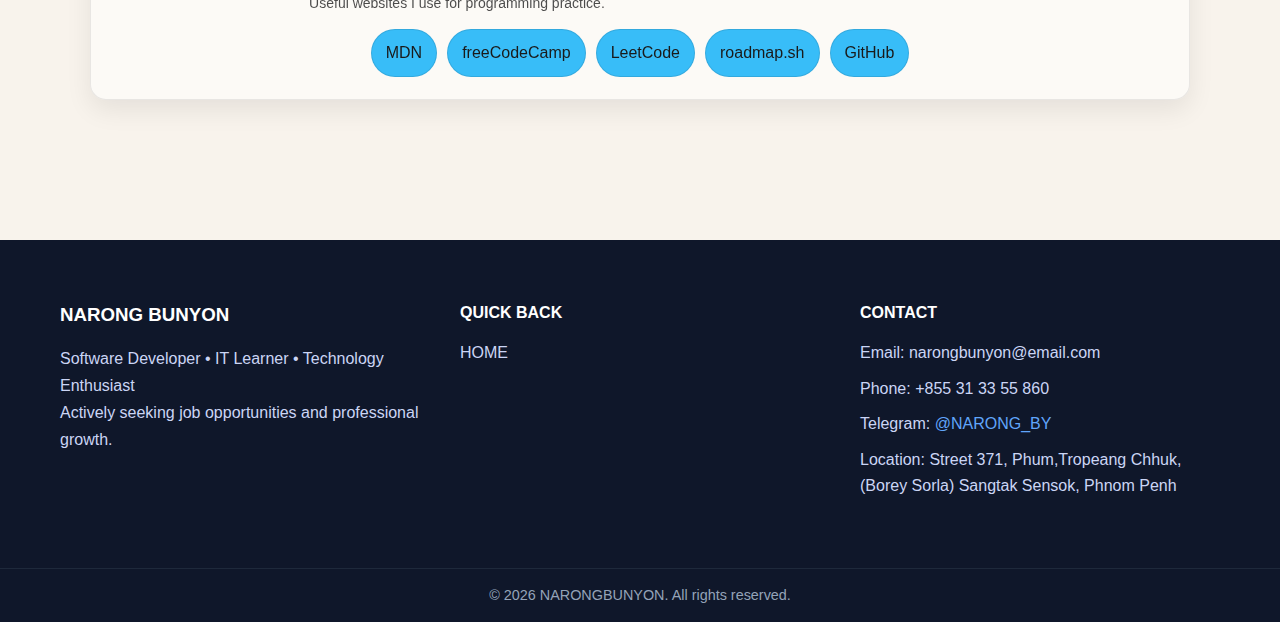
<file: learnpages/prgrams.html>
<!-- /learnpages/programs.html -->
<!doctype html>
<html lang="en">
  <head>
    <meta charset="UTF-8" />
    <meta name="viewport" content="width=device-width, initial-scale=1.0" />
    <title>Program Learning | Narong Bunyon</title>
    <link rel="stylesheet" href="/css/main.css" />
    <link rel="stylesheet" href="/learnpages/css/program.css" />
    <script src="https://cdn.jsdelivr.net/npm/bootstrap@5.3.3/dist/js/bootstrap.bundle.min.js"></script>
    <script src="https://code.jquery.com/jquery-3.7.1.min.js"></script>
  </head>

  <body>
    <!-- HEADER (DO NOT CHANGE) -->
    <header>
      <div class="navbar">
        <div class="logo"><a href="/index.html">HOME</a></div>
        <button
          class="menu-toggle"
          aria-label="Open menu"
          aria-expanded="false"
        >
          ☰
        </button>
        <nav class="nav-links">
          <a href="/learnpages/design.html">DESIGN</a>
          <a href="#" class="active">PROGRAMMING</a>
          <a href="/learnpages/backend.html">API</a>
          <a href="/learnpages/db.html">DB</a>
          <a href="/learnpages/qaautomation.html">QA</a>
          <a href="/learnpages/cisco.html">CISCO</a>
          <a href="/learnpages/cybersecurity.html">CYBERSECURITY</a>
          <a href="/learnpages/app.html">APP</a>
          <a href="/learnpages/devop.html">DEVOPS</a>
        </nav>
      </div>
    </header>

    <section class="program-page">
      <div class="program-container">
        <div class="page-head">
          <h2>PROGRAM LEARNING</h2>
          <p class="subtitle">
            My learning dashboard for programming. I focus on fundamentals,
            build projects, and track progress to become job-ready.
          </p>
        </div>

        <section class="summary-strip" aria-label="Learning summary">
          <div class="summary-item">
            <p class="kicker">Current Focus</p>
            <h3>Frontend + Projects</h3>
            <p class="small">Build UI, connect APIs, deploy</p>
          </div>

          <div class="summary-item">
            <p class="kicker">Weekly Habit</p>
            <h3>Consistency</h3>
            <p class="small">Practice + commit every week</p>
          </div>

          <div class="summary-item">
            <p class="kicker">Goal</p>
            <h3>Job-ready Skills</h3>
            <p class="small">Portfolio + clean code</p>
          </div>
        </section>

        <!-- Now Learning (Featured) -->
        <section class="featured">
          <div class="featured-left">
            <h3 class="block-title">Now Learning</h3>
            <p class="subtitle small">
              The main topics I’m focusing on this month to improve fast.
            </p>
            <ul class="focus-list">
              <li>
                <span class="bullet"></span> Build reusable UI components
                (HTML/CSS/JS)
              </li>
              <li>
                <span class="bullet"></span> React basics + state management
              </li>
              <li><span class="bullet"></span> Connect frontend to REST API</li>
              <li>
                <span class="bullet"></span> Practice DSA patterns
                (arrays/hash/two pointers)
              </li>
            </ul>
          </div>

          <div class="featured-right">
            <div class="mini-card">
              <h4>Today Plan</h4>
              <div class="mini-row">
                <span>✅ Practice</span>
                <span class="muted">1–2 problems</span>
              </div>
              <div class="mini-row">
                <span>✅ Build</span>
                <span class="muted">one feature</span>
              </div>
              <div class="mini-row">
                <span>✅ Improve</span>
                <span class="muted">refactor UI</span>
              </div>
              <div class="mini-row">
                <span>✅ Commit</span>
                <span class="muted">push to GitHub</span>
              </div>
            </div>
          </div>
        </section>

        <!-- Tracks -->
        <div class="section-head">
          <h3 class="block-title">Learning Tracks</h3>
          <p class="subtitle small">
            Clear track cards with progress + what I practice inside each track.
          </p>
        </div>

        <div class="program-grid">
          <!-- HTML & CSS -->
          <article class="program-card">
            <div class="card-top">
              <div class="logo-wrap"><span class="tool-mark">UI</span></div>
              <div class="top-text">
                <h3>HTML & CSS</h3>
                <p class="mini">Layout • Responsive • A11y</p>
              </div>
            </div>

            <p class="desc">
              Build responsive layouts (flex/grid), improve typography/spacing,
              and learn accessibility rules.
            </p>

            <div class="tags">
              <span class="tag">Flex</span>
              <span class="tag">Grid</span>
              <span class="tag">A11y</span>
            </div>

            <div class="progress">
              <div class="progress-top">
                <span>Progress</span><span class="mini muted">80%</span>
              </div>
              <div class="bar"><span style="width: 80%"></span></div>
            </div>

            <div class="card-footer">
              <span class="hint">Best practice: rebuild modern sections</span>
              <div class="actions">
                <a class="pill-link" href="#">Notes</a>
                <a class="pill-link" href="#">Projects</a>
              </div>
            </div>
          </article>

          <!-- MySQL -->
          <article class="program-card">
            <div class="card-top">
              <div class="logo-wrap"><span class="tool-mark">DB</span></div>
              <div class="top-text">
                <h3>MySQL</h3>
                <p class="mini">Queries • Joins • Optimization</p>
              </div>
            </div>

            <p class="desc">
              Learn to design databases, write efficient queries, use joins, and
              optimize performance.
            </p>

            <div class="tags">
              <span class="tag">SQL</span>
              <span class="tag">Joins</span>
              <span class="tag">Optimization</span>
            </div>

            <div class="progress">
              <div class="progress-top">
                <span>Progress</span><span class="mini muted">65%</span>
              </div>
              <div class="bar"><span style="width: 65%"></span></div>
            </div>

            <div class="card-footer">
              <span class="hint"
                >Best practice: build real-world database schemas</span
              >
              <div class="actions">
                <a class="pill-link" href="#">Notes</a>
                <a class="pill-link" href="#">Projects</a>
              </div>
            </div>
          </article>

          <article class="program-card">
            <div class="card-top">
              <div class="logo-wrap"><span class="tool-mark">JS</span></div>
              <div class="top-text">
                <h3>JavaScript</h3>
                <p class="mini">DOM • ES6+ • Async</p>
              </div>
            </div>

            <p class="desc">
              Practice fundamentals for real projects: DOM, fetch API,
              async/await, and clean patterns.
            </p>

            <div class="tags">
              <span class="tag">ES6+</span>
              <span class="tag">Fetch</span>
              <span class="tag">DOM</span>
            </div>

            <div class="progress">
              <div class="progress-top">
                <span>Progress</span><span class="mini muted">70%</span>
              </div>
              <div class="bar"><span style="width: 70%"></span></div>
            </div>

            <div class="card-footer">
              <span class="hint">Best practice: build small UI widgets</span>
              <div class="actions">
                <a class="pill-link" href="#">Notes</a>
                <a class="pill-link" href="#">Projects</a>
              </div>
            </div>
          </article>

          <!-- PHP -->

          <article class="program-card">
            <div class="card-top">
              <div class="logo-wrap"><span class="tool-mark">PHP</span></div>
              <div class="top-text">
                <h3>PHP</h3>
                <p class="mini">Syntax • OOP • Web Backend</p>
              </div>
            </div>

            <p class="desc">
              PHP fundamentals is Build dynamic web pages, handle forms, and
              connect to databases securely.
            </p>

            <div class="tags">
              <span class="tag">OOP</span>
              <span class="tag">MySQL</span>
              <span class="tag">Backend</span>
            </div>

            <div class="progress">
              <div class="progress-top">
                <span>Progress</span><span class="mini muted">65%</span>
              </div>
              <div class="bar"><span style="width: 65%"></span></div>
            </div>

            <div class="card-footer">
              <span class="hint"
                >Best practice: validate input & secure queries</span
              >
              <div class="actions">
                <a class="pill-link" href="#">Notes</a>
                <a class="pill-link" href="#">Projects</a>
              </div>
            </div>
          </article>

          <!-- Python -->
          <article class="program-card">
            <div class="card-top">
              <div class="logo-wrap"><span class="tool-mark">PY</span></div>
              <div class="top-text">
                <h3>Python</h3>
                <p class="mini">Logic • Scripts • Automation</p>
              </div>
            </div>

            <p class="desc">
              Improve logic and automation: scripts, data processing, and API
              integration for real tasks.
            </p>

            <div class="tags">
              <span class="tag">Logic</span>
              <span class="tag">Automation</span>
              <span class="tag">API</span>
            </div>

            <div class="progress">
              <div class="progress-top">
                <span>Progress</span><span class="mini muted">50%</span>
              </div>
              <div class="bar"><span style="width: 50%"></span></div>
            </div>

            <div class="card-footer">
              <span class="hint">Best practice: write utilities</span>
              <div class="actions">
                <a class="pill-link" href="#">Notes</a>
                <a class="pill-link" href="#">Projects</a>
              </div>
            </div>
          </article>

          <!-- SQL -->
          <article class="program-card">
            <div class="card-top">
              <div class="logo-wrap"><span class="tool-mark">SQL</span></div>
              <div class="top-text">
                <h3>SQL</h3>
                <p class="mini">Queries • Joins • CRUD</p>
              </div>
            </div>

            <p class="desc">
              Practice real database work: joins, relationships, filtering, and
              CRUD queries for web apps.
            </p>

            <div class="tags">
              <span class="tag">JOIN</span>
              <span class="tag">CRUD</span>
              <span class="tag">ERD</span>
            </div>

            <div class="progress">
              <div class="progress-top">
                <span>Progress</span><span class="mini muted">50%</span>
              </div>
              <div class="bar"><span style="width: 45%"></span></div>
            </div>

            <div class="card-footer">
              <span class="hint">Best practice: design tables first</span>
              <div class="actions">
                <a class="pill-link" href="#">Notes</a>
                <a class="pill-link" href="#">Projects</a>
              </div>
            </div>
          </article>

          <!-- Laravel -->
          <article class="program-card">
            <div class="card-top">
              <div class="logo-wrap"><span class="tool-mark">MVC</span></div>
              <div class="top-text">
                <h3>Laravel</h3>
                <p class="mini">MVC • Eloquent • Blade</p>
              </div>
            </div>

            <p class="desc">
              Laravel. Learn MVC architecture, Eloquent ORM, routing,
              middleware, and Blade templating.
            </p>

            <div class="tags">
              <span class="tag">MVC</span>
              <span class="tag">Eloquent</span>
              <span class="tag">Routing</span>
            </div>

            <div class="progress">
              <div class="progress-top">
                <span>Progress</span><span class="mini muted">60%</span>
              </div>
              <div class="bar"><span style="width: 60%"></span></div>
            </div>

            <div class="card-footer">
              <span class="hint"
                >Best practice: follow Laravel conventions</span
              >
              <div class="actions">
                <a class="pill-link" href="#">Notes</a>
                <a class="pill-link" href="#">Projects</a>
              </div>
            </div>
          </article>

          <!-- TypeScript -->
          <article class="program-card">
            <div class="card-top">
              <div class="logo-wrap"><span class="tool-mark">TS</span></div>
              <div class="top-text">
                <h3>TypeScript</h3>
                <p class="mini">Types • Classes • Interfaces</p>
              </div>
            </div>

            <p class="desc">
              TypeScript for adding strong typing to JavaScript, create classes
              and interfaces, Logic with OPP.
            </p>

            <div class="tags">
              <span class="tag">Types</span>
              <span class="tag">Interfaces</span>
              <span class="tag">Classes</span>
            </div>

            <div class="progress">
              <div class="progress-top">
                <span>Progress</span><span class="mini muted">50%</span>
              </div>
              <div class="bar"><span style="width: 50%"></span></div>
            </div>

            <div class="card-footer">
              <span class="hint"
                >Best practice: convert small JS projects to TS</span
              >
              <div class="actions">
                <a class="pill-link" href="#">Notes</a>
                <a class="pill-link" href="#">Projects</a>
              </div>
            </div>
          </article>

          <!-- C++ Basics -->
          <article class="program-card">
            <div class="card-top">
              <div class="logo-wrap"><span class="tool-mark">C++</span></div>
              <div class="top-text">
                <h3>C++ Basics</h3>
                <p class="mini">Syntax • Loops • Functions</p>
              </div>
            </div>

            <p class="desc">
              Learn C++ fundamentals: variables, loops, functions, and basic
              object-oriented concepts.
            </p>

            <div class="tags">
              <span class="tag">Variables</span>
              <span class="tag">Loops</span>
              <span class="tag">Functions</span>
            </div>

            <div class="progress">
              <div class="progress-top">
                <span>Progress</span><span class="mini muted">30%</span>
              </div>
              <div class="bar"><span style="width: 30%"></span></div>
            </div>

            <div class="card-footer">
              <span class="hint"
                >Best practice: write small console programs</span
              >
              <div class="actions">
                <a class="pill-link" href="#">Notes</a>
                <a class="pill-link" href="#">Projects</a>
              </div>
            </div>
          </article>

          <!-- C# Basics -->
          <article class="program-card">
            <div class="card-top">
              <div class="logo-wrap"><span class="tool-mark">C#</span></div>
              <div class="top-text">
                <h3>C# Basics</h3>
                <p class="mini">Syntax • OOP • Methods</p>
              </div>
            </div>

            <p class="desc">
              Learn C# fundamentals including variables, object-oriented
              programming, methods, and basic console applications.
            </p>

            <div class="tags">
              <span class="tag">Variables</span>
              <span class="tag">OOP</span>
              <span class="tag">Methods</span>
            </div>

            <div class="progress">
              <div class="progress-top">
                <span>Progress</span><span class="mini muted">40%</span>
              </div>
              <div class="bar"><span style="width: 40%"></span></div>
            </div>

            <div class="card-footer">
              <span class="hint"
                >Best practice: create small console projects</span
              >
              <div class="actions">
                <a class="pill-link" href="#">Notes</a>
                <a class="pill-link" href="#">Projects</a>
              </div>
            </div>
          </article>

          <!-- Angular -->
          <article class="program-card">
            <div class="card-top">
              <div class="logo-wrap"><span class="tool-mark">NG</span></div>
              <div class="top-text">
                <h3>Angular</h3>
                <p class="mini">Components • Services • Routing</p>
              </div>
            </div>

            <p class="desc">
              Learn Angular to build dynamic web applications with reusable
              components, services for data handling, and client-side routing.
            </p>

            <div class="tags">
              <span class="tag">Components</span>
              <span class="tag">Services</span>
              <span class="tag">Routing</span>
            </div>

            <div class="progress">
              <div class="progress-top">
                <span>Progress</span><span class="mini muted">55%</span>
              </div>
              <div class="bar"><span style="width: 55%"></span></div>
            </div>

            <div class="card-footer">
              <span class="hint"
                >Best practice: create a small SPA project</span
              >
              <div class="actions">
                <a class="pill-link" href="#">Notes</a>
                <a class="pill-link" href="#">Projects</a>
              </div>
            </div>
          </article>

          <!-- Spring Boot Basics -->
          <article class="program-card">
            <div class="card-top">
              <div class="logo-wrap"><span class="tool-mark">SB</span></div>
              <div class="top-text">
                <h3>Spring Boot</h3>
                <p class="mini">REST • Beans • JPA</p>
              </div>
            </div>

            <p class="desc">
              Learn Spring Boot fundamentals: build REST APIs, manage beans, use
              Spring Data JPA, and quickly set up Java backend projects.
            </p>

            <div class="tags">
              <span class="tag">REST</span>
              <span class="tag">Beans</span>
              <span class="tag">JPA</span>
            </div>

            <div class="progress">
              <div class="progress-top">
                <span>Progress</span><span class="mini muted">35%</span>
              </div>
              <div class="bar"><span style="width: 35%"></span></div>
            </div>

            <div class="card-footer">
              <span class="hint"
                >Best practice: create a simple RESTful API project</span
              >
              <div class="actions">
                <a class="pill-link" href="#">Notes</a>
                <a class="pill-link" href="#">Projects</a>
              </div>
            </div>
          </article>

          <!-- OOP -->
          <article class="program-card">
            <div class="card-top">
              <div class="logo-wrap"><span class="tool-mark">OOP</span></div>
              <div class="top-text">
                <h3>OOP</h3>
                <p class="mini">Classes • Objects • Principles</p>
              </div>
            </div>

            <p class="desc">
              Object-Oriented Programming concepts used to design scalable,
              maintainable, and reusable software systems.
            </p>

            <div class="tags">
              <span class="tag">Encapsulation</span>
              <span class="tag">Abstraction</span>
              <span class="tag">Inheritance</span>
              <span class="tag">Polymorphism</span>
              <span class="tag">Constructor</span>
              <span class="tag">Destructor</span>
              <span class="tag">Static</span>
              <span class="tag">Interface</span>
              <span class="tag">Composition</span>
            </div>

            <div class="progress">
              <div class="progress-top">
                <span>Progress</span><span class="mini muted">40%</span>
              </div>
              <div class="bar"><span style="width: 40%"></span></div>
            </div>

            <div class="card-footer">
              <span class="hint">
                Best practice: favor composition, apply SOLID principles
              </span>
              <div class="actions">
                <a class="pill-link" href="#">Notes</a>
                <a class="pill-link" href="#">Examples</a>
              </div>
            </div>
          </article>

          <!-- Node.js -->
          <article class="program-card">
            <div class="card-top">
              <div class="logo-wrap"><span class="tool-mark">Node</span></div>
              <div class="top-text">
                <h3>Node.js</h3>
                <p class="mini">Runtime • Async • Backend</p>
              </div>
            </div>

            <p class="desc">
              Build fast and scalable server-side applications using Node.js.
              Learn asynchronous programming, APIs, and backend architecture.
            </p>

            <div class="tags">
              <span class="tag">Event Loop</span>
              <span class="tag">Async / Await</span>
              <span class="tag">Promises</span>
              <span class="tag">Express</span>
              <span class="tag">REST API</span>
              <span class="tag">Middleware</span>
              <span class="tag">JWT</span>
              <span class="tag">Streams</span>
            </div>

            <div class="progress">
              <div class="progress-top">
                <span>Progress</span><span class="mini muted">65%</span>
              </div>
              <div class="bar"><span style="width: 65%"></span></div>
            </div>

            <div class="card-footer">
              <span class="hint">
                Best practice: keep async code non-blocking
              </span>
              <div class="actions">
                <a class="pill-link" href="#">Notes</a>
                <a class="pill-link" href="#">Projects</a>
              </div>
            </div>
          </article>

          <article class="program-card">
            <div class="card-top">
              <div class="logo-wrap"><span class="tool-mark">Django</span></div>
              <div class="top-text">
                <h3>Django Framework</h3>
                <p class="mini">Models • Views • Templates</p>
              </div>
            </div>

            <p class="desc">
              Learn Django fundamentals: building web applications using models,
              views, templates, routing, and working with databases using ORM.
            </p>

            <div class="tags">
              <span class="tag">Models</span>
              <span class="tag">Views</span>
              <span class="tag">Templates</span>
              <span class="tag">ORM</span>
            </div>

            <div class="progress">
              <div class="progress-top">
                <span>Progress</span><span class="mini muted">45%</span>
              </div>
              <div class="bar"><span style="width: 45%"></span></div>
            </div>

            <div class="card-footer">
              <span class="hint">
                Best practice: build small CRUD apps and REST APIs
              </span>
              <div class="actions">
                <a class="pill-link" href="#">Notes</a>
                <a class="pill-link" href="#">Projects</a>
              </div>
            </div>
          </article>

          <!-- Vue.js -->
          <article class="program-card">
            <div class="card-top">
              <div class="logo-wrap"><span class="tool-mark">VUE</span></div>
              <div class="top-text">
                <h3>Vue.js</h3>
                <p class="mini">Reactivity • Components • Composition API</p>
              </div>
            </div>

            <p class="desc">
              Build reactive and modern user interfaces with Vue.js. Learn
              component-based architecture, state management, and routing.
            </p>

            <div class="tags">
              <span class="tag">Reactivity</span>
              <span class="tag">Components</span>
              <span class="tag">Props</span>
              <span class="tag">Emits</span>
              <span class="tag">Composition API</span>
              <span class="tag">Vue Router</span>
              <span class="tag">Pinia</span>
              <span class="tag">Lifecycle</span>
            </div>

            <div class="progress">
              <div class="progress-top">
                <span>Progress</span><span class="mini muted">40%</span>
              </div>
              <div class="bar"><span style="width: 40%"></span></div>
            </div>

            <div class="card-footer">
              <span class="hint">
                Best practice: keep components small and reusable
              </span>
              <div class="actions">
                <a class="pill-link" href="#">Notes</a>
                <a class="pill-link" href="#">Projects</a>
              </div>
            </div>
          </article>

          <!-- Django -->

          <!-- Java -->
          <article class="program-card">
            <div class="card-top">
              <div class="logo-wrap"><span class="tool-mark">JV</span></div>
              <div class="top-text">
                <h3>Java</h3>
                <p class="mini">OOP • JVM • Collections</p>
              </div>
            </div>

            <p class="desc">
              Learn Java programming with strong OOP principles. Build
              applications using classes, objects, collections, and
              multithreading on the JVM.
            </p>

            <div class="tags">
              <span class="tag">Classes</span>
              <span class="tag">Objects</span>
              <span class="tag">Inheritance</span>
              <span class="tag">Polymorphism</span>
              <span class="tag">Encapsulation</span>
              <span class="tag">Interfaces</span>
              <span class="tag">Collections</span>
              <span class="tag">Threads</span>
              <span class="tag">JVM</span>
            </div>

            <div class="progress">
              <div class="progress-top">
                <span>Progress</span><span class="mini muted">40%</span>
              </div>
              <div class="bar"><span style="width: 40%"></span></div>
            </div>

            <div class="card-footer">
              <span class="hint">
                Best practice: follow SOLID principles & write clean code
              </span>
              <div class="actions">
                <a class="pill-link" href="#">Notes</a>
                <a class="pill-link" href="#">Exercises</a>
              </div>
            </div>
          </article>

          <!-- Go -->
          <article class="program-card">
            <div class="card-top">
              <div class="logo-wrap"><span class="tool-mark">GO</span></div>
              <div class="top-text">
                <h3>Go (Golang)</h3>
                <p class="mini">Concurrency • Goroutines • Interfaces</p>
              </div>
            </div>

            <p class="desc">
              I just started learning Go to understand the basics of concurrent
              programming. Exploring goroutines, channels,
            </p>

            <div class="tags">
              <span class="tag">Goroutines</span>
              <span class="tag">Channels</span>
              <span class="tag">Interfaces</span>
              <span class="tag">Structs</span>
              <span class="tag">Concurrency</span>
              <span class="tag">Functions</span>
              <span class="tag">Packages</span>
              <span class="tag">Error Handling</span>
              <span class="tag">Modules</span>
            </div>

            <div class="progress">
              <div class="progress-top">
                <span>Progress</span><span class="mini muted">10%</span>
              </div>
              <div class="bar"><span style="width: 10%"></span></div>
            </div>

            <div class="card-footer">
              <span class="hint">
                Best practice: write idiomatic Go & follow clean coding
                principles
              </span>
              <div class="actions">
                <a class="pill-link" href="#">Notes</a>
                <a class="pill-link" href="#">Exercises</a>
              </div>
            </div>
          </article>
        </div>

        <!-- Quick Links -->
        <section class="quick-links">
          <h3>Quick Links</h3>
          <p class="subtitle small">
            Useful websites I use for programming practice.
          </p>

          <div class="link-list">
            <a
              class="pill"
              href="https://developer.mozilla.org/"
              target="_blank"
              rel="noopener"
              >MDN</a
            >
            <a
              class="pill"
              href="https://www.freecodecamp.org/"
              target="_blank"
              rel="noopener"
              >freeCodeCamp</a
            >
            <a
              class="pill"
              href="https://leetcode.com/"
              target="_blank"
              rel="noopener"
              >LeetCode</a
            >
            <a
              class="pill"
              href="https://roadmap.sh/"
              target="_blank"
              rel="noopener"
              >roadmap.sh</a
            >
            <a
              class="pill"
              href="https://github.com/"
              target="_blank"
              rel="noopener"
              >GitHub</a
            >
          </div>
        </section>
      </div>
    </section>

    <!-- FOOTER (KEEP your content) -->
    <footer class="site-footer">
      <div class="footer-container">
        <div class="footer-about">
          <h3>NARONG BUNYON</h3>
          <p>
            Software Developer • IT Learner • Technology Enthusiast<br />
            Actively seeking job opportunities and professional growth.
          </p>
        </div>

        <div class="footer-links">
          <h4>QUICK BACK</h4>
          <ul>
            <li><a href="/index.html">HOME</a></li>
          </ul>
        </div>

        <div class="footer-contact">
          <h4>CONTACT</h4>
          <p>Email: narongbunyon@email.com</p>
          <p>Phone: +855 31 33 55 860</p>
          <p>
            Telegram:
            <a href="https://t.me/NARONG_BY" target="_blank">@NARONG_BY</a>
          </p>
          <p>
            Location: Street 371, Phum,Tropeang Chhuk,(Borey Sorla) Sangtak
            Sensok, Phnom Penh
          </p>
        </div>
      </div>

      <div class="footer-bottom">
        <p>© 2026 NARONGBUNYON. All rights reserved.</p>
      </div>
    </footer>
  </body>
  <script>
    const toggle = document.querySelector(".menu-toggle");
    const navLinks = document.querySelector(".nav-links");

    toggle.addEventListener("click", () => {
      navLinks.classList.toggle("active");
    });
  </script>
</html>
</file>
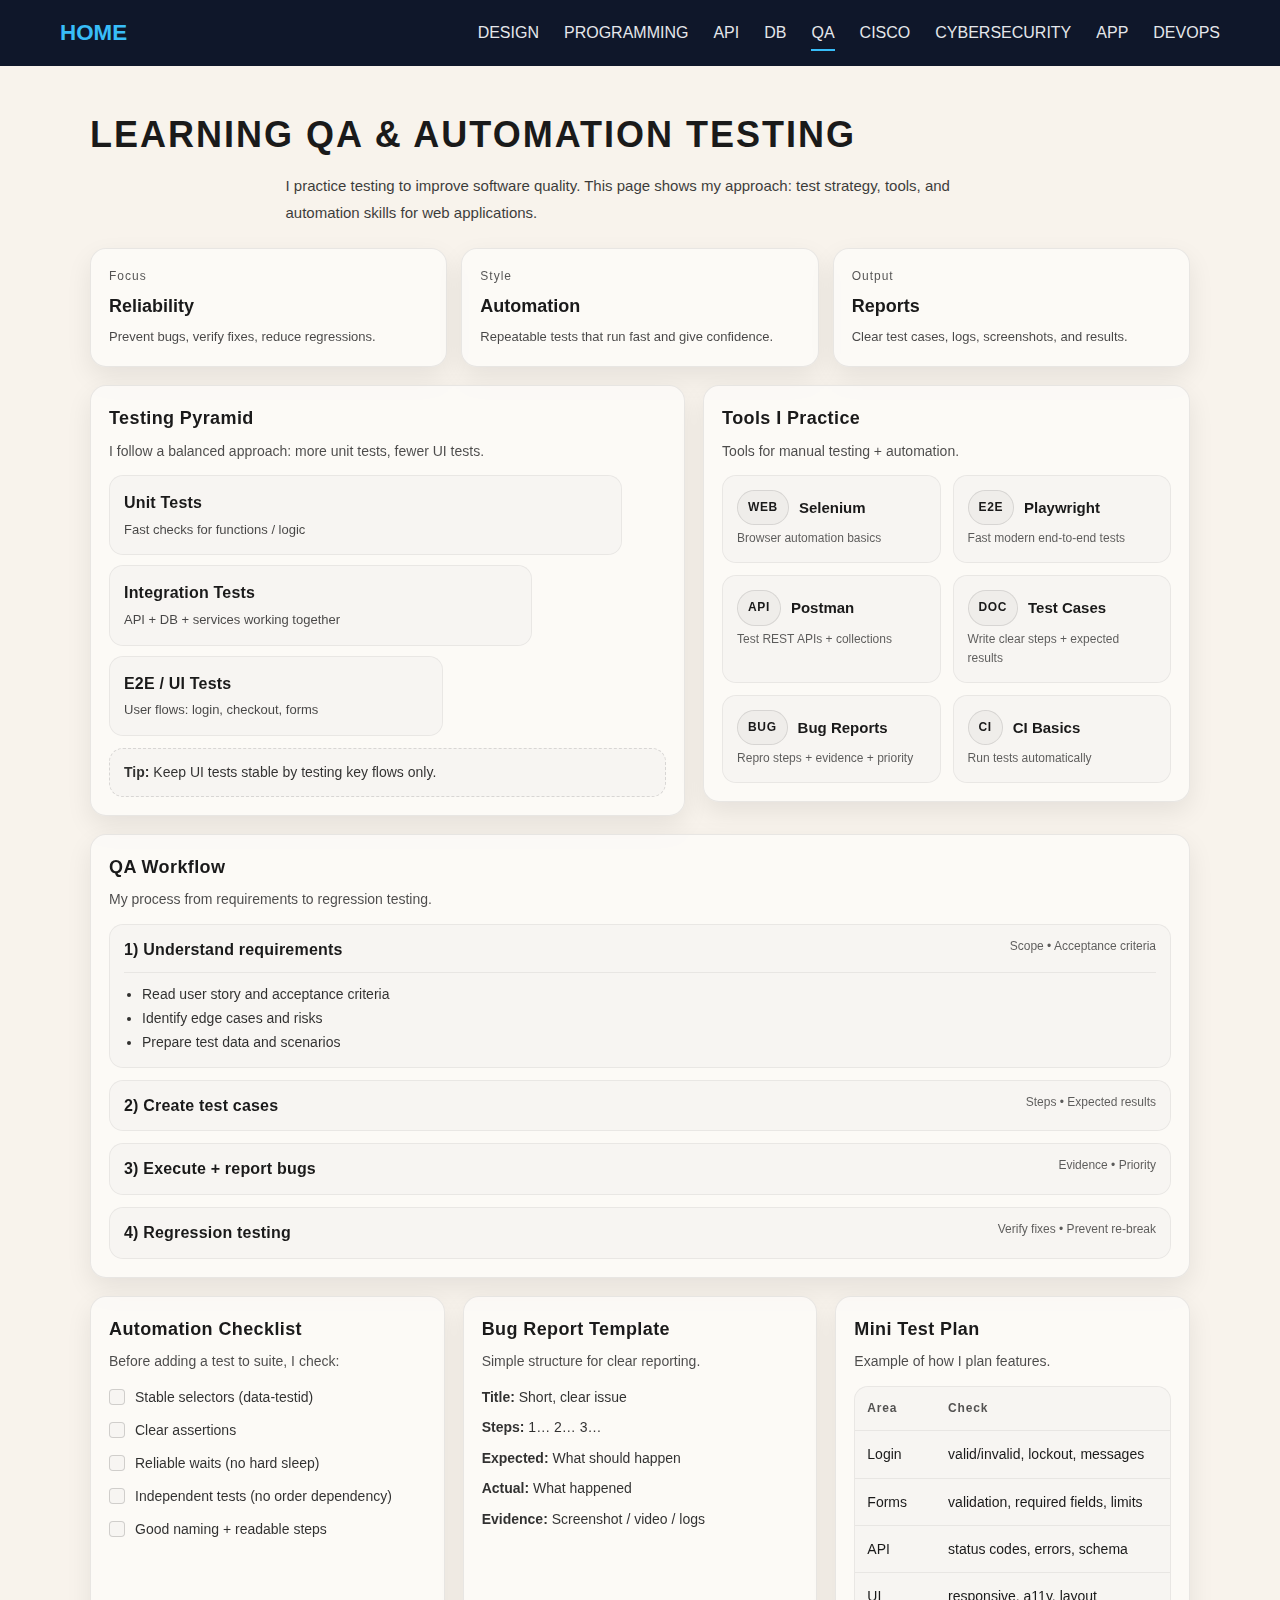
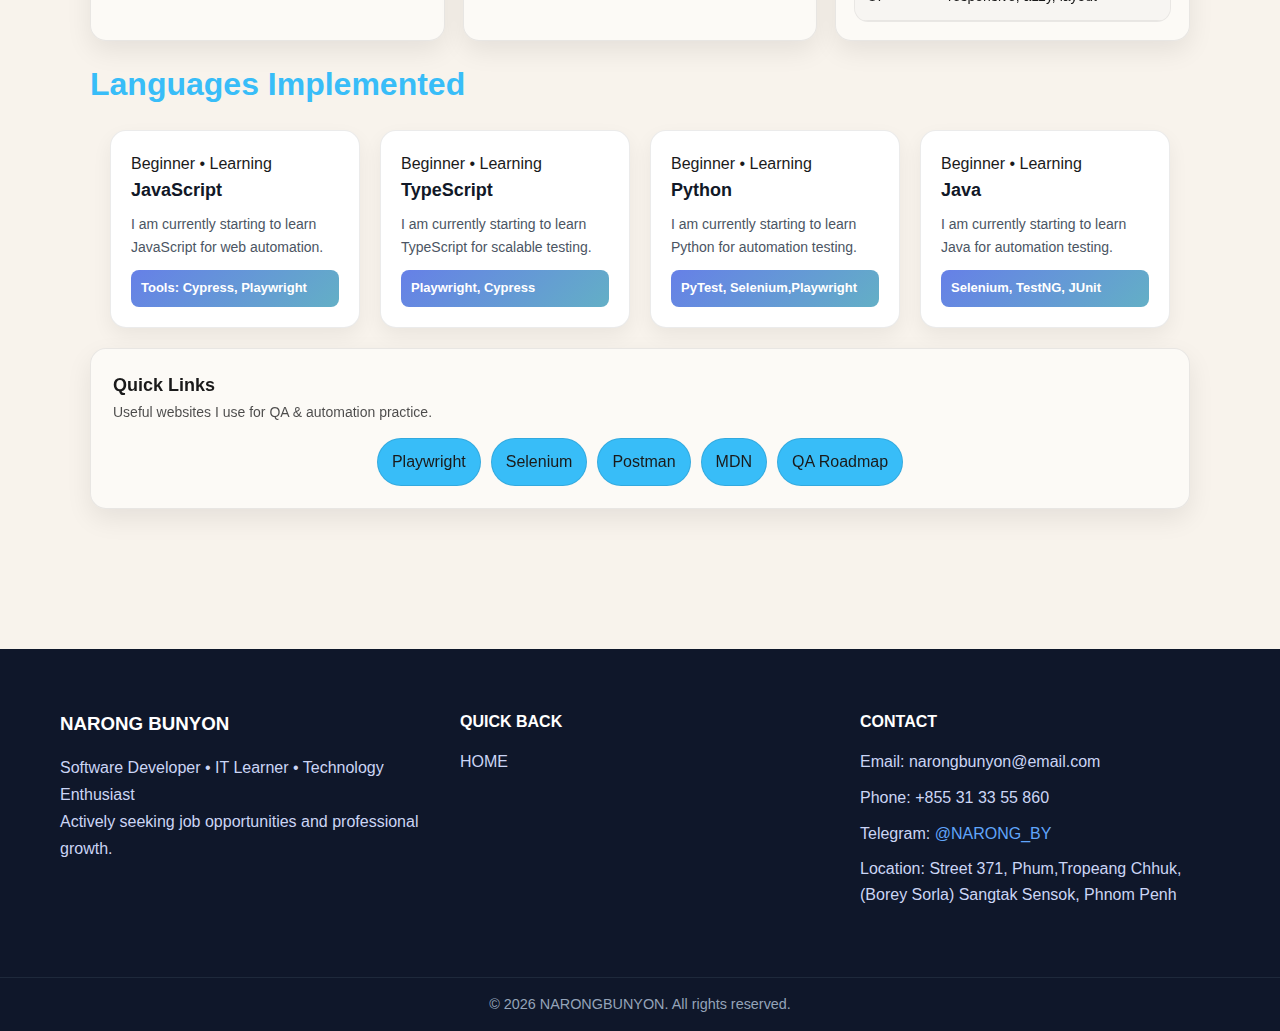
<file: learnpages/qaautomation.html>
<!doctype html>
<html lang="en">
  <head>
    <meta charset="UTF-8" />
    <meta name="viewport" content="width=device-width, initial-scale=1.0" />
    <title>QA & Automation Testing</title>

    <link rel="stylesheet" href="/css/main.css" />
    <link rel="stylesheet" href="/learnpages/css/qatest.css" />
    <script src="https://cdn.jsdelivr.net/npm/bootstrap@5.3.3/dist/js/bootstrap.bundle.min.js"></script>
    <script src="https://code.jquery.com/jquery-3.7.1.min.js"></script>
  </head>

  <body>
    <header>
      <div class="navbar">
        <div class="logo"><a href="/index.html">HOME</a></div>
        <button
          class="menu-toggle"
          aria-label="Open menu"
          aria-expanded="false"
        >
          ☰
        </button>
        <nav class="nav-links">
          <a href="/learnpages/design.html">DESIGN</a>
          <a href="/learnpages/prgrams.html">PROGRAMMING</a>
          <a href="/learnpages/backend.html">API</a>
          <a href="/learnpages/db.html">DB</a>
          <a href="" class="active">QA</a>
          <a href="/learnpages/cisco.html">CISCO</a>
          <a href="/learnpages/cybersecurity.html">CYBERSECURITY</a>
          <a href="/learnpages/app.html">APP</a>
          <a href="/learnpages/devop.html">DEVOPS</a>
        </nav>
      </div>
    </header>

    <section class="qa-page">
      <div class="qa-container">
        <div class="page-head">
          <h2>LEARNING QA & AUTOMATION TESTING</h2>
          <p class="subtitle">
            I practice testing to improve software quality. This page shows my
            approach: test strategy, tools, and automation skills for web
            applications.
          </p>
        </div>
        <section class="metrics" aria-label="QA metrics">
          <article class="metric-card">
            <p class="kicker">Focus</p>
            <h3>Reliability</h3>
            <p class="small">Prevent bugs, verify fixes, reduce regressions.</p>
          </article>
          <article class="metric-card">
            <p class="kicker">Style</p>
            <h3>Automation</h3>
            <p class="small">
              Repeatable tests that run fast and give confidence.
            </p>
          </article>
          <article class="metric-card">
            <p class="kicker">Output</p>
            <h3>Reports</h3>
            <p class="small">
              Clear test cases, logs, screenshots, and results.
            </p>
          </article>
        </section>
        <section class="two-col">
          <section class="panel pyramid" aria-label="Testing pyramid">
            <div class="panel-head">
              <h3>Testing Pyramid</h3>
              <p class="subtitle small">
                I follow a balanced approach: more unit tests, fewer UI tests.
              </p>
            </div>

            <div class="pyramid-wrap">
              <div class="layer layer-1">
                <div class="layer-title">Unit Tests</div>
                <div class="layer-desc">Fast checks for functions / logic</div>
              </div>
              <div class="layer layer-2">
                <div class="layer-title">Integration Tests</div>
                <div class="layer-desc">
                  API + DB + services working together
                </div>
              </div>
              <div class="layer layer-3">
                <div class="layer-title">E2E / UI Tests</div>
                <div class="layer-desc">User flows: login, checkout, forms</div>
              </div>
            </div>

            <div class="mini-note">
              <strong>Tip:</strong> Keep UI tests stable by testing key flows
              only.
            </div>
          </section>

          <section class="panel toolboard" aria-label="Tools and stack">
            <div class="panel-head">
              <h3>Tools I Practice</h3>
              <p class="subtitle small">
                Tools for manual testing + automation.
              </p>
            </div>

            <div class="tool-grid">
              <article class="tool">
                <div class="tool-top">
                  <span class="tool-badge">WEB</span>
                  <h4>Selenium</h4>
                </div>
                <p class="mini muted">Browser automation basics</p>
              </article>

              <article class="tool">
                <div class="tool-top">
                  <span class="tool-badge">E2E</span>
                  <h4>Playwright</h4>
                </div>
                <p class="mini muted">Fast modern end-to-end tests</p>
              </article>

              <article class="tool">
                <div class="tool-top">
                  <span class="tool-badge">API</span>
                  <h4>Postman</h4>
                </div>
                <p class="mini muted">Test REST APIs + collections</p>
              </article>

              <article class="tool">
                <div class="tool-top">
                  <span class="tool-badge">DOC</span>
                  <h4>Test Cases</h4>
                </div>
                <p class="mini muted">Write clear steps + expected results</p>
              </article>

              <article class="tool">
                <div class="tool-top">
                  <span class="tool-badge">BUG</span>
                  <h4>Bug Reports</h4>
                </div>
                <p class="mini muted">Repro steps + evidence + priority</p>
              </article>

              <article class="tool">
                <div class="tool-top">
                  <span class="tool-badge">CI</span>
                  <h4>CI Basics</h4>
                </div>
                <p class="mini muted">Run tests automatically</p>
              </article>
            </div>
          </section>
        </section>

        <section class="panel accordion" aria-label="QA workflow">
          <div class="panel-head">
            <h3>QA Workflow</h3>
            <p class="subtitle small">
              My process from requirements to regression testing.
            </p>
          </div>

          <details class="acc-item" open>
            <summary>
              <span class="acc-title">1) Understand requirements</span>
              <span class="acc-meta">Scope • Acceptance criteria</span>
            </summary>
            <div class="acc-body">
              <ul class="list">
                <li>Read user story and acceptance criteria</li>
                <li>Identify edge cases and risks</li>
                <li>Prepare test data and scenarios</li>
              </ul>
            </div>
          </details>

          <details class="acc-item">
            <summary>
              <span class="acc-title">2) Create test cases</span>
              <span class="acc-meta">Steps • Expected results</span>
            </summary>
            <div class="acc-body">
              <ul class="list">
                <li>Write positive and negative cases</li>
                <li>Include boundary values</li>
                <li>Link to requirements</li>
              </ul>
            </div>
          </details>

          <details class="acc-item">
            <summary>
              <span class="acc-title">3) Execute + report bugs</span>
              <span class="acc-meta">Evidence • Priority</span>
            </summary>
            <div class="acc-body">
              <ul class="list">
                <li>Reproduce consistently</li>
                <li>Attach screenshot / logs</li>
                <li>Include clear steps + actual vs expected</li>
              </ul>
            </div>
          </details>

          <details class="acc-item">
            <summary>
              <span class="acc-title">4) Regression testing</span>
              <span class="acc-meta">Verify fixes • Prevent re-break</span>
            </summary>
            <div class="acc-body">
              <ul class="list">
                <li>Re-test the bug fix</li>
                <li>Run regression suite</li>
                <li>Update test cases if needed</li>
              </ul>
            </div>
          </details>
        </section>

        <section class="three-col">
          <section class="panel" aria-label="Automation checklist">
            <div class="panel-head">
              <h3>Automation Checklist</h3>
              <p class="subtitle small">
                Before adding a test to suite, I check:
              </p>
            </div>

            <ul class="check">
              <li><span class="box"></span> Stable selectors (data-testid)</li>
              <li><span class="box"></span> Clear assertions</li>
              <li><span class="box"></span> Reliable waits (no hard sleep)</li>
              <li>
                <span class="box"></span> Independent tests (no order
                dependency)
              </li>
              <li><span class="box"></span> Good naming + readable steps</li>
            </ul>
          </section>

          <section class="panel" aria-label="Bug report template">
            <div class="panel-head">
              <h3>Bug Report Template</h3>
              <p class="subtitle small">
                Simple structure for clear reporting.
              </p>
            </div>

            <div class="template">
              <p><strong>Title:</strong> Short, clear issue</p>
              <p><strong>Steps:</strong> 1… 2… 3…</p>
              <p><strong>Expected:</strong> What should happen</p>
              <p><strong>Actual:</strong> What happened</p>
              <p><strong>Evidence:</strong> Screenshot / video / logs</p>
            </div>
          </section>

          <section class="panel" aria-label="Mini test plan">
            <div class="panel-head">
              <h3>Mini Test Plan</h3>
              <p class="subtitle small">Example of how I plan features.</p>
            </div>

            <div class="mini-table" role="region" aria-label="Test plan table">
              <table>
                <thead>
                  <tr>
                    <th>Area</th>
                    <th>Check</th>
                  </tr>
                </thead>
                <tbody>
                  <tr>
                    <td>Login</td>
                    <td>valid/invalid, lockout, messages</td>
                  </tr>
                  <tr>
                    <td>Forms</td>
                    <td>validation, required fields, limits</td>
                  </tr>
                  <tr>
                    <td>API</td>
                    <td>status codes, errors, schema</td>
                  </tr>
                  <tr>
                    <td>UI</td>
                    <td>responsive, a11y, layout</td>
                  </tr>
                </tbody>
              </table>
            </div>
          </section>
        </section>

        <h1 class="implement">Languages Implemented</h1>
        <div class="nb-auto-card-wrap">
          <div class="nb-auto-card">
            <div class="nb-auto-card__badge">Beginner • Learning</div>
            <h3 class="nb-auto-card__title">JavaScript</h3>
            <p class="nb-auto-card__desc">
              I am currently starting to learn JavaScript for web automation.
            </p>
            <div class="nb-auto-card__tools">Tools: Cypress, Playwright</div>
          </div>

          <div class="nb-auto-card">
            <div class="nb-auto-card__badge">Beginner • Learning</div>
            <h3 class="nb-auto-card__title">TypeScript</h3>
            <p class="nb-auto-card__desc">
              I am currently starting to learn TypeScript for scalable testing.
            </p>
            <div class="nb-auto-card__tools">Playwright, Cypress</div>
          </div>

          <div class="nb-auto-card">
            <div class="nb-auto-card__badge">Beginner • Learning</div>
            <h3 class="nb-auto-card__title">Python</h3>
            <p class="nb-auto-card__desc">
              I am currently starting to learn Python for automation testing.
            </p>
            <div class="nb-auto-card__tools">PyTest, Selenium,Playwright</div>
          </div>

          <div class="nb-auto-card">
            <div class="nb-auto-card__badge">Beginner • Learning</div>
            <h3 class="nb-auto-card__title">Java</h3>
            <p class="nb-auto-card__desc">
              I am currently starting to learn Java for automation testing.
            </p>
            <div class="nb-auto-card__tools">Selenium, TestNG, JUnit</div>
          </div>
        </div>

        <!-- Quick Links (same system) -->
        <section class="quick-links">
          <h3>Quick Links</h3>
          <p class="subtitle small">
            Useful websites I use for QA & automation practice.
          </p>

          <div class="link-list">
            <a
              class="pill"
              href="https://playwright.dev/"
              target="_blank"
              rel="noopener"
              >Playwright</a
            >
            <a
              class="pill"
              href="https://www.selenium.dev/"
              target="_blank"
              rel="noopener"
              >Selenium</a
            >
            <a
              class="pill"
              href="https://www.postman.com/"
              target="_blank"
              rel="noopener"
              >Postman</a
            >
            <a
              class="pill"
              href="https://developer.mozilla.org/"
              target="_blank"
              rel="noopener"
              >MDN</a
            >
            <a
              class="pill"
              href="https://roadmap.sh/qa"
              target="_blank"
              rel="noopener"
              >QA Roadmap</a
            >
          </div>
        </section>
      </div>
    </section>
    <footer class="site-footer">
      <div class="footer-container">
        <div class="footer-about">
          <h3>NARONG BUNYON</h3>
          <p>
            Software Developer • IT Learner • Technology Enthusiast<br />
            Actively seeking job opportunities and professional growth.
          </p>
        </div>

        <div class="footer-links">
          <h4>QUICK BACK</h4>
          <ul>
            <li><a href="/index.html">HOME</a></li>
          </ul>
        </div>

        <div class="footer-contact">
          <h4>CONTACT</h4>
          <p>Email: narongbunyon@email.com</p>
          <p>Phone: +855 31 33 55 860</p>
          <p>
            Telegram:
            <a href="https://t.me/NARONG_BY" target="_blank">@NARONG_BY</a>
          </p>
          <p>
            Location: Street 371, Phum,Tropeang Chhuk,(Borey Sorla) Sangtak
            Sensok, Phnom Penh
          </p>
        </div>
      </div>

      <div class="footer-bottom">
        <p>© 2026 NARONGBUNYON. All rights reserved.</p>
      </div>
    </footer>
  </body>
  <script>
    const toggle = document.querySelector(".menu-toggle");
    const navLinks = document.querySelector(".nav-links");

    toggle.addEventListener("click", () => {
      navLinks.classList.toggle("active");
    });
  </script>
</html>
</file>
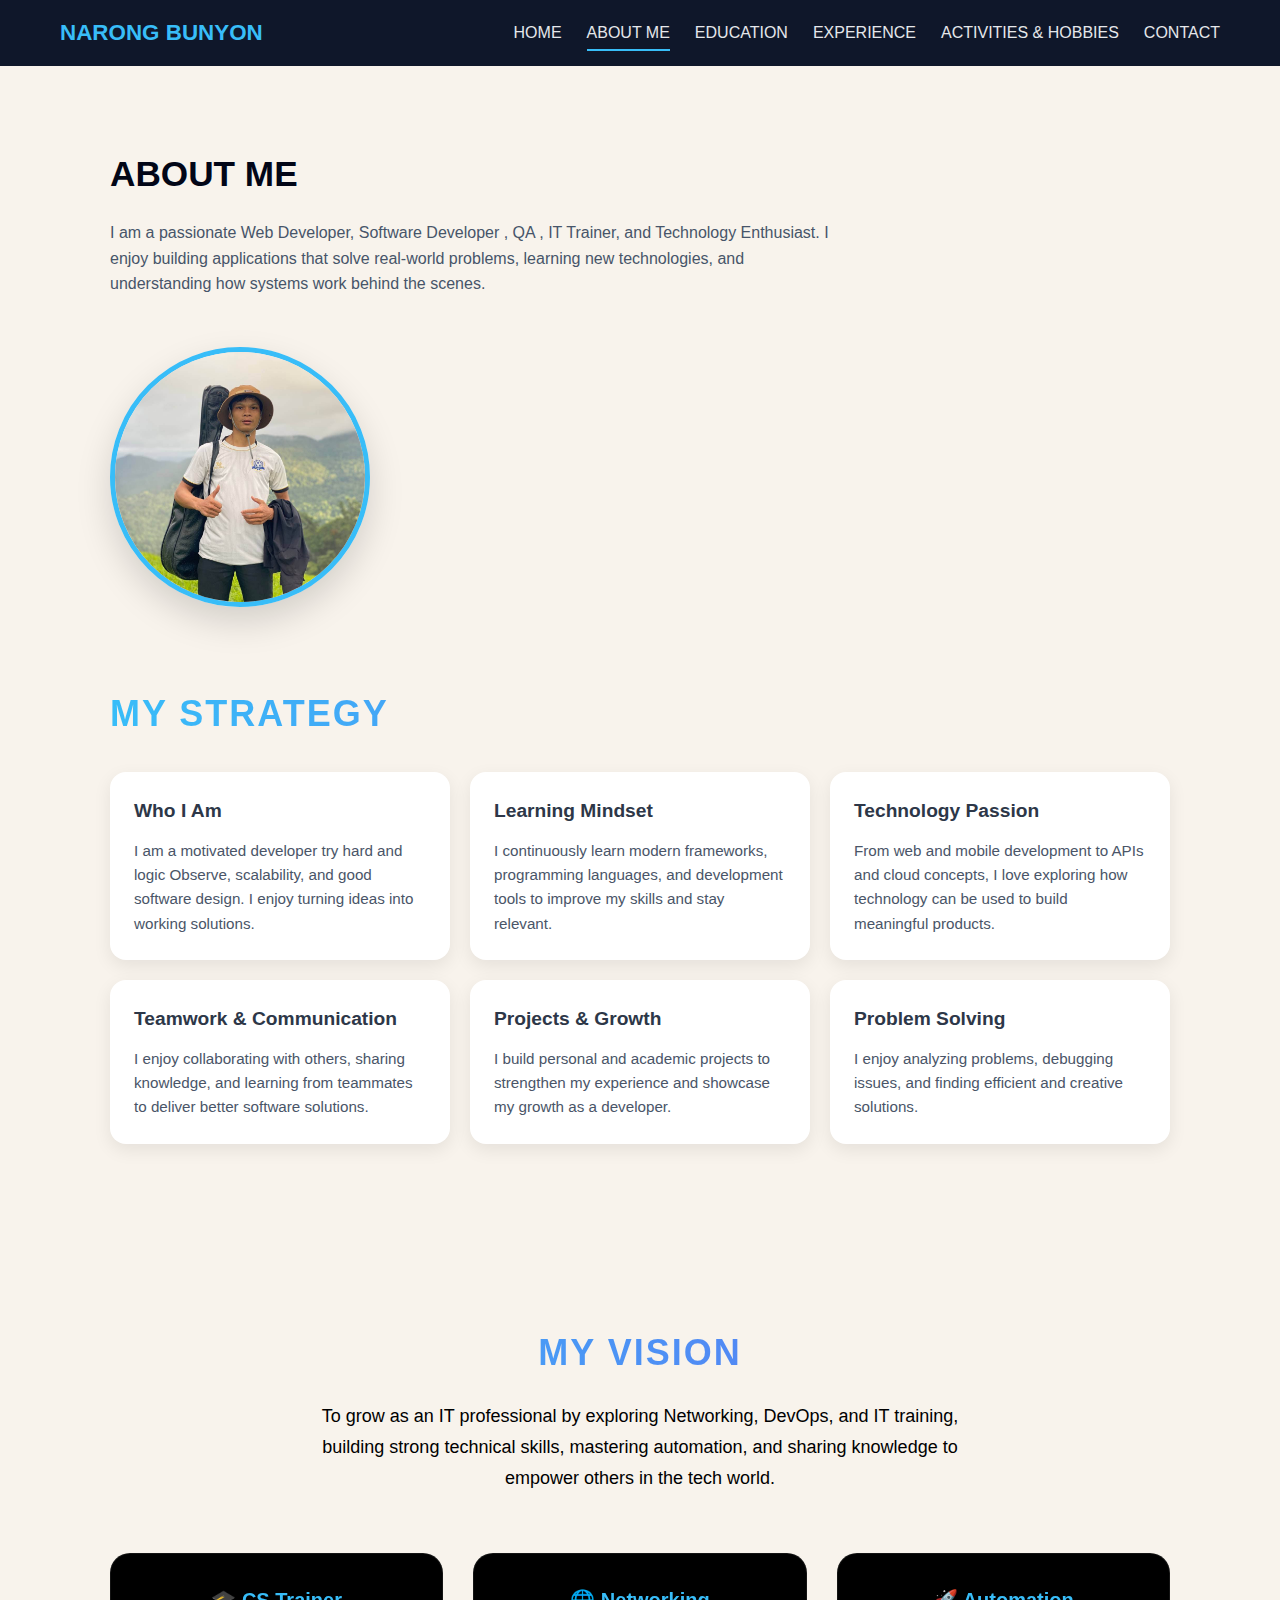
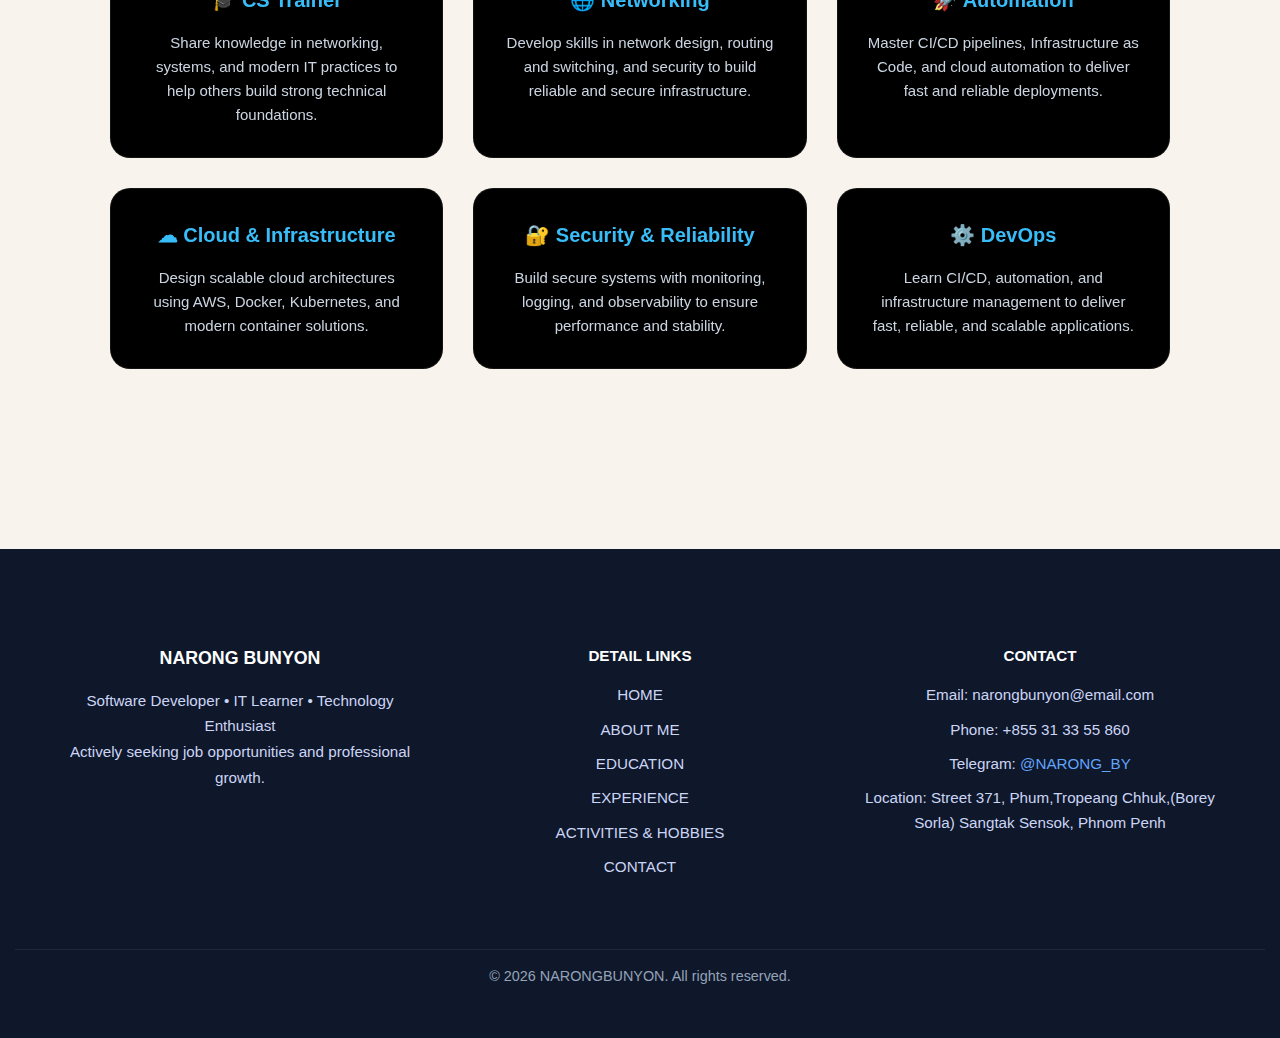
<file: pages/about/about.html>
<!doctype html>
<html lang="en">
  <head>
    <meta charset="UTF-8" />
    <meta name="viewport" content="width=device-width, initial-scale=1.0" />
    <title>About Me | Narong Bunyon</title>
    <link rel="stylesheet" href="/css/main.css" />
    <link rel="stylesheet" href="/pages/about/about.css" />
    <script src="https://cdn.jsdelivr.net/npm/bootstrap@5.3.3/dist/js/bootstrap.bundle.min.js"></script>
    <script src="https://code.jquery.com/jquery-3.7.1.min.js"></script>
  </head>

  <body>
    <!-- Header -->
    <header>
      <div class="navbar">
        <div class="logo">NARONG BUNYON</div>
        <button
          class="menu-toggle"
          aria-label="Open menu"
          aria-expanded="false"
        >
          ☰
        </button>
        <nav class="nav-links">
          <a href="/index.html">HOME</a>
          <a href="/pages/about/about.html" class="active">ABOUT ME</a>
          <a href="/pages/education/education.html">EDUCATION</a>
          <a href="/pages/experein/experience.html">EXPERIENCE</a>
          <a href="/pages/hoobies/hobbies.html">ACTIVITIES & HOBBIES</a>
          <a href="/pages/contact/contact.html">CONTACT</a>
        </nav>
      </div>
    </header>
    <section class="about">
      <h2>ABOUT ME</h2>
      <p class="subtitle">
        I am a passionate Web Developer, Software Developer , QA , IT Trainer,
        and Technology Enthusiast. I enjoy building applications that solve
        real-world problems, learning new technologies, and understanding how
        systems work behind the scenes.
      </p>

      <!-- Profile Images -->
      <div class="about-profile">
        <div class="profile-main">
          <img
            src="/images/profile.jpg
          "
            alt="Narong Bunyon Profile"
          />
        </div>
      </div>

      <!-- Cards -->
      <h2 class="vision-title">MY STRATEGY</h2>
      <div class="cards">
        <div class="card">
          <h3>Who I Am</h3>
          <p>
            I am a motivated developer try hard and logic Observe, scalability,
            and good software design. I enjoy turning ideas into working
            solutions.
          </p>
        </div>

        <div class="card">
          <h3>Learning Mindset</h3>
          <p>
            I continuously learn modern frameworks, programming languages, and
            development tools to improve my skills and stay relevant.
          </p>
        </div>

        <div class="card">
          <h3>Technology Passion</h3>
          <p>
            From web and mobile development to APIs and cloud concepts, I love
            exploring how technology can be used to build meaningful products.
          </p>
        </div>

        <div class="card">
          <h3>Teamwork & Communication</h3>
          <p>
            I enjoy collaborating with others, sharing knowledge, and learning
            from teammates to deliver better software solutions.
          </p>
        </div>

        <div class="card">
          <h3>Projects & Growth</h3>
          <p>
            I build personal and academic projects to strengthen my experience
            and showcase my growth as a developer.
          </p>
        </div>

        <div class="card">
          <h3>Problem Solving</h3>
          <p>
            I enjoy analyzing problems, debugging issues, and finding efficient
            and creative solutions.
          </p>
        </div>
      </div>
    </section>

    <!-- Vision Section -->
    <section class="vision">
      <div class="vision-container">
        <h2 class="vision-title">MY VISION</h2>
        <p class="vision-subtitle">
          To grow as an IT professional by exploring Networking, DevOps, and IT
          training, building strong technical skills, mastering automation, and
          sharing knowledge to empower others in the tech world.
        </p>

        <div class="vision-grid">
          <div class="vision-card">
            <h3>🎓 CS Trainer</h3>
            <p>
              Share knowledge in networking, systems, and modern IT practices to
              help others build strong technical foundations.
            </p>
          </div>

          <div class="vision-card">
            <h3>🌐 Networking</h3>
            <p>
              Develop skills in network design, routing and switching, and
              security to build reliable and secure infrastructure.
            </p>
          </div>

          <div class="vision-card">
            <h3>🚀 Automation</h3>
            <p>
              Master CI/CD pipelines, Infrastructure as Code, and cloud
              automation to deliver fast and reliable deployments.
            </p>
          </div>

          <div class="vision-card">
            <h3>☁ Cloud & Infrastructure</h3>
            <p>
              Design scalable cloud architectures using AWS, Docker, Kubernetes,
              and modern container solutions.
            </p>
          </div>

          <div class="vision-card">
            <h3>🔐 Security & Reliability</h3>
            <p>
              Build secure systems with monitoring, logging, and observability
              to ensure performance and stability.
            </p>
          </div>

          <div class="vision-card">
            <h3>⚙️ DevOps</h3>
            <p>
              Learn CI/CD, automation, and infrastructure management to deliver
              fast, reliable, and scalable applications.
            </p>
          </div>
        </div>
      </div>
    </section>

    <footer class="site-footer">
      <div class="footer-container">
        <div class="footer-about">
          <h3>NARONG BUNYON</h3>
          <p>
            Software Developer • IT Learner • Technology Enthusiast<br />
            Actively seeking job opportunities and professional growth.
          </p>
        </div>
        <!-- Center -->
        <div class="footer-links">
          <h4>DETAIL LINKS</h4>
          <ul>
            <li><a href="/index.html">HOME</a></li>
            <li><a href="#" class="active">ABOUT ME</a></li>
            <li><a href="/pages/education/education.html">EDUCATION</a></li>
            <li><a href="/pages/experein/experience.html">EXPERIENCE</a></li>
            <li>
              <a href="/pages/hoobies/hobbies.html">ACTIVITIES & HOBBIES </a>
            </li>
            <li><a href="/pages/contact/contact.html">CONTACT</a></li>
          </ul>
        </div>

        <!-- Right -->
        <div class="footer-contact">
          <h4>CONTACT</h4>
          <p>Email: narongbunyon@email.com</p>
          <p>Phone: +855 31 33 55 860</p>
          <p>
            Telegram:
            <a href="https://t.me/NARONG_BY" target="_blank">@NARONG_BY</a>
          </p>
          <p>
            Location: Street 371, Phum,Tropeang Chhuk,(Borey Sorla) Sangtak
            Sensok, Phnom Penh
          </p>
        </div>
      </div>
      <div class="footer-bottom">
        <p>© 2026 NARONGBUNYON. All rights reserved.</p>
      </div>
    </footer>
  </body>
  <script>
    const toggle = document.querySelector(".menu-toggle");
    const navLinks = document.querySelector(".nav-links");

    toggle.addEventListener("click", () => {
      navLinks.classList.toggle("active");
    });
  </script>
</html>
</file>
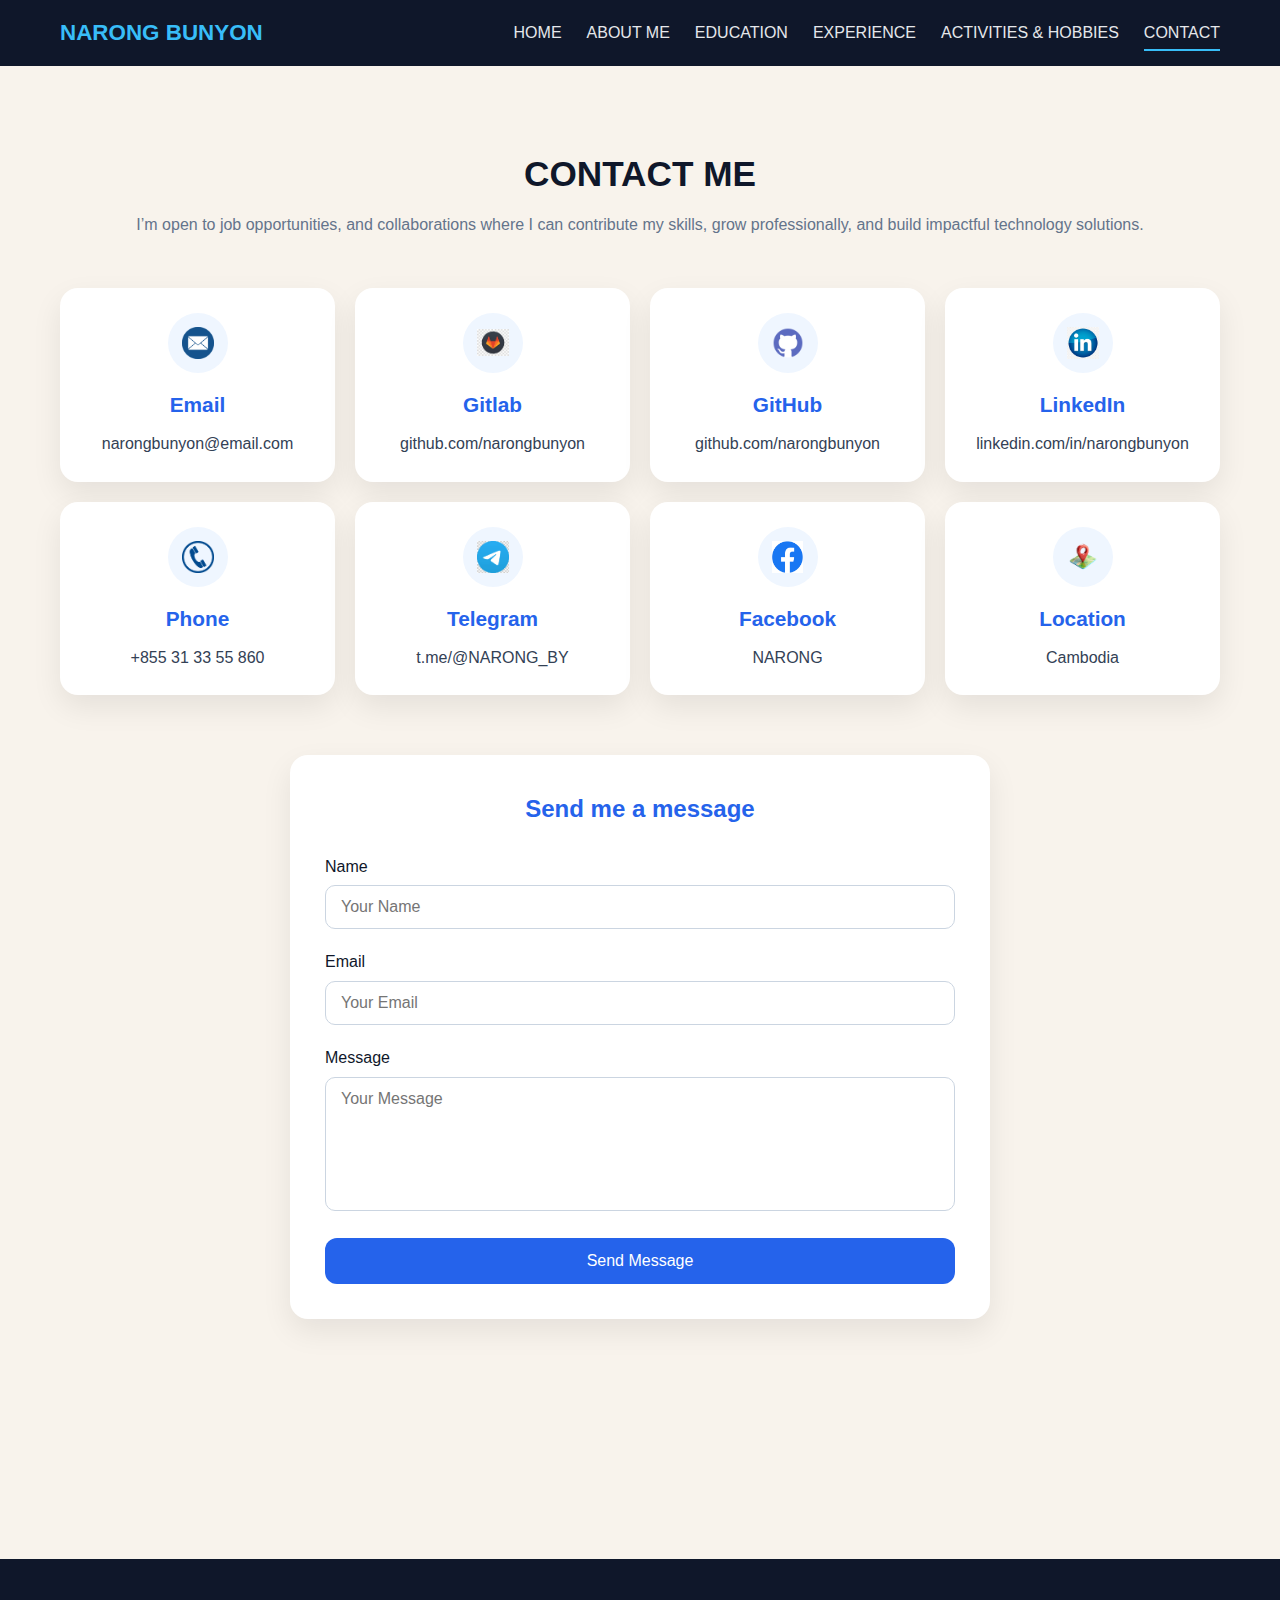
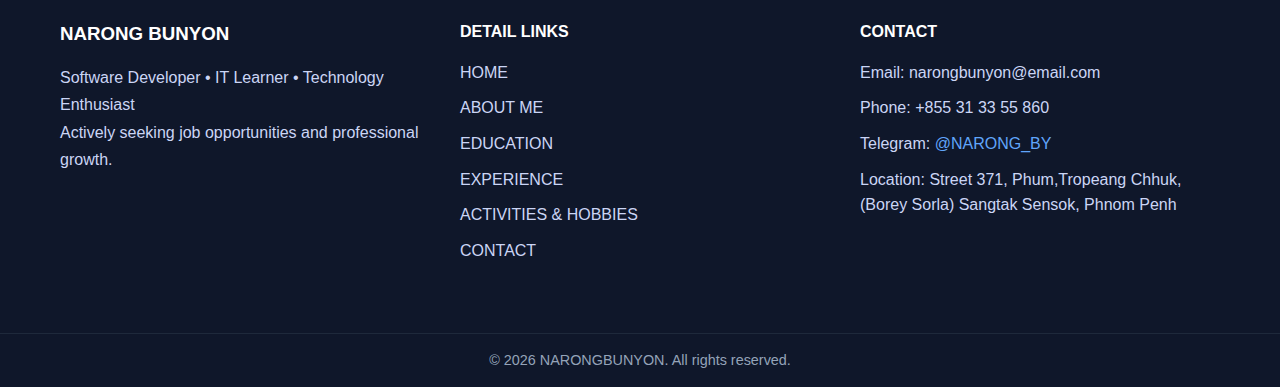
<file: pages/contact/contact.html>
<!doctype html>
<html lang="en">
  <head>
    <meta charset="UTF-8" />
    <meta name="viewport" content="width=device-width, initial-scale=1.0" />
    <title>Contact | YourName</title>
    <link rel="stylesheet" href="/css/main.css" />
    <link rel="stylesheet" href="/pages/contact/contact.css" />
    <script src="https://cdn.jsdelivr.net/npm/bootstrap@5.3.3/dist/js/bootstrap.bundle.min.js"></script>
    <script src="https://code.jquery.com/jquery-3.7.1.min.js"></script>
  </head>

  <body>
    <header>
      <div class="navbar">
        <div class="logo">NARONG BUNYON</div>
        <button
          class="menu-toggle"
          aria-label="Open menu"
          aria-expanded="false"
        >
          ☰
        </button>
        <nav class="nav-links">
          <a href="/index.html">HOME</a>
          <a href="/pages/about/about.html">ABOUT ME</a>
          <a href="/pages/education/education.html">EDUCATION</a>
          <a href="/pages/experein/experience.html">EXPERIENCE</a>
          <a href="/pages/hoobies/hobbies.html">ACTIVITIES & HOBBIES</a>
          <a href="#" class="active">CONTACT</a>
        </nav>
      </div>
    </header>
    <main class="contact-page">
      <h2>CONTACT ME</h2>
      <p class="subtitle">
        I’m open to job opportunities, and collaborations where I can contribute
        my skills, grow professionally, and build impactful technology
        solutions.
      </p>

      <div class="cards">
        <div class="carder">
          <div class="card-icon">
            <img src="/images/icons/email.png" alt="Email" />
          </div>
          <h3>Email</h3>
          <p>narongbunyon@email.com</p>
        </div>

        <div class="carder">
          <div class="card-icon">
            <img src="/images/icons/gitlab.png" alt="GitHub" />
          </div>
          <h3>Gitlab</h3>
          <p><a href="#">github.com/narongbunyon</a></p>
        </div>
        <div class="carder">
          <div class="card-icon">
            <img src="/images/icons/github.png" alt="GitHub" />
          </div>
          <h3>GitHub</h3>
          <p>
            <a href="https://github.com/Narong-Bunyon"
              >github.com/narongbunyon</a
            >
          </p>
        </div>

        <div class="carder">
          <div class="card-icon">
            <img src="/images/icons/linkedin.png" alt="LinkedIn" />
          </div>
          <h3>LinkedIn</h3>
          <p><a href="#">linkedin.com/in/narongbunyon</a></p>
        </div>

        <div class="carder">
          <div class="card-icon">
            <img src="/images/icons/phone.png" alt="Phone" />
          </div>
          <h3>Phone</h3>
          <p>+855 31 33 55 860</p>
        </div>

        <div class="carder">
          <div class="card-icon">
            <img src="/images/icons/telegram.png" alt="Telegram" />
          </div>
          <h3>Telegram</h3>
          <p><a href="https://t.me/NARONG_BY">t.me/@NARONG_BY</a></p>
        </div>

        <div class="carder">
          <div class="card-icon">
            <img src="/images/icons/facebook.png" alt="Location" />
          </div>
          <h3>Facebook</h3>
          <p><a href="https://web.facebook.com/NARONGNR98/">NARONG</a></p>
        </div>
        <div class="carder">
          <div class="card-icon">
            <img src="/images/icons/location.png" alt="Location" />
          </div>
          <h3>Location</h3>
          <p>Cambodia</p>
        </div>
      </div>

      <div class="contact-form">
        <h3>Send me a message</h3>
        <form
          action="https://formsubmit.co/narongbunyon@gmail.com"
          method="POST"
        >
          <input
            type="hidden"
            name="_subject"
            value="New message from your website!"
          />
          <input type="hidden" name="_captcha" value="false" />

          <label for="name">Name</label>
          <input
            type="text"
            id="name"
            name="name"
            placeholder="Your Name"
            required
          />

          <label for="email">Email</label>
          <input
            type="email"
            id="email"
            name="email"
            placeholder="Your Email"
            required
          />

          <label for="message">Message</label>
          <textarea
            id="message"
            name="message"
            placeholder="Your Message"
            rows="6"
            required
          ></textarea>

          <button type="submit">Send Message</button>
        </form>
      </div>
    </main>

    <!-- ===== Footer ===== -->
    <footer class="site-footer">
      <div class="footer-container">
        <!-- Left -->
        <div class="footer-about">
          <h3>NARONG BUNYON</h3>
          <p>
            Software Developer • IT Learner • Technology Enthusiast<br />
            Actively seeking job opportunities and professional growth.
          </p>
        </div>
        <!-- Center -->
        <div class="footer-links">
          <h4>DETAIL LINKS</h4>
          <ul>
            <li><a href="/index.html">HOME</a></li>
            <li><a href="/pages/about/about.html">ABOUT ME</a></li>
            <li><a href="/pages/education/education.html">EDUCATION</a></li>
            <li><a href="/pages/experein/experience.html">EXPERIENCE</a></li>
            <li>
              <a href="/pages/hoobies/hobbies.html">ACTIVITIES & HOBBIES </a>
            </li>
            <li><a href="/pages/contact/contact.html">CONTACT</a></li>
          </ul>
        </div>

        <!-- Right -->
        <div class="footer-contact">
          <h4>CONTACT</h4>
          <p>Email: narongbunyon@email.com</p>
          <p>Phone: +855 31 33 55 860</p>
          <p>
            Telegram:
            <a href="https://t.me/NARONG_BY" target="_blank">@NARONG_BY</a>
          </p>
          <p>
            Location: Street 371, Phum,Tropeang Chhuk,(Borey Sorla) Sangtak
            Sensok, Phnom Penh
          </p>
        </div>
      </div>
      <div class="footer-bottom">
        <p>© 2026 NARONGBUNYON. All rights reserved.</p>
      </div>
    </footer>
  </body>
  <script>
    const toggle = document.querySelector(".menu-toggle");
    const navLinks = document.querySelector(".nav-links");

    toggle.addEventListener("click", () => {
      navLinks.classList.toggle("active");
    });
  </script>
</html>
</file>
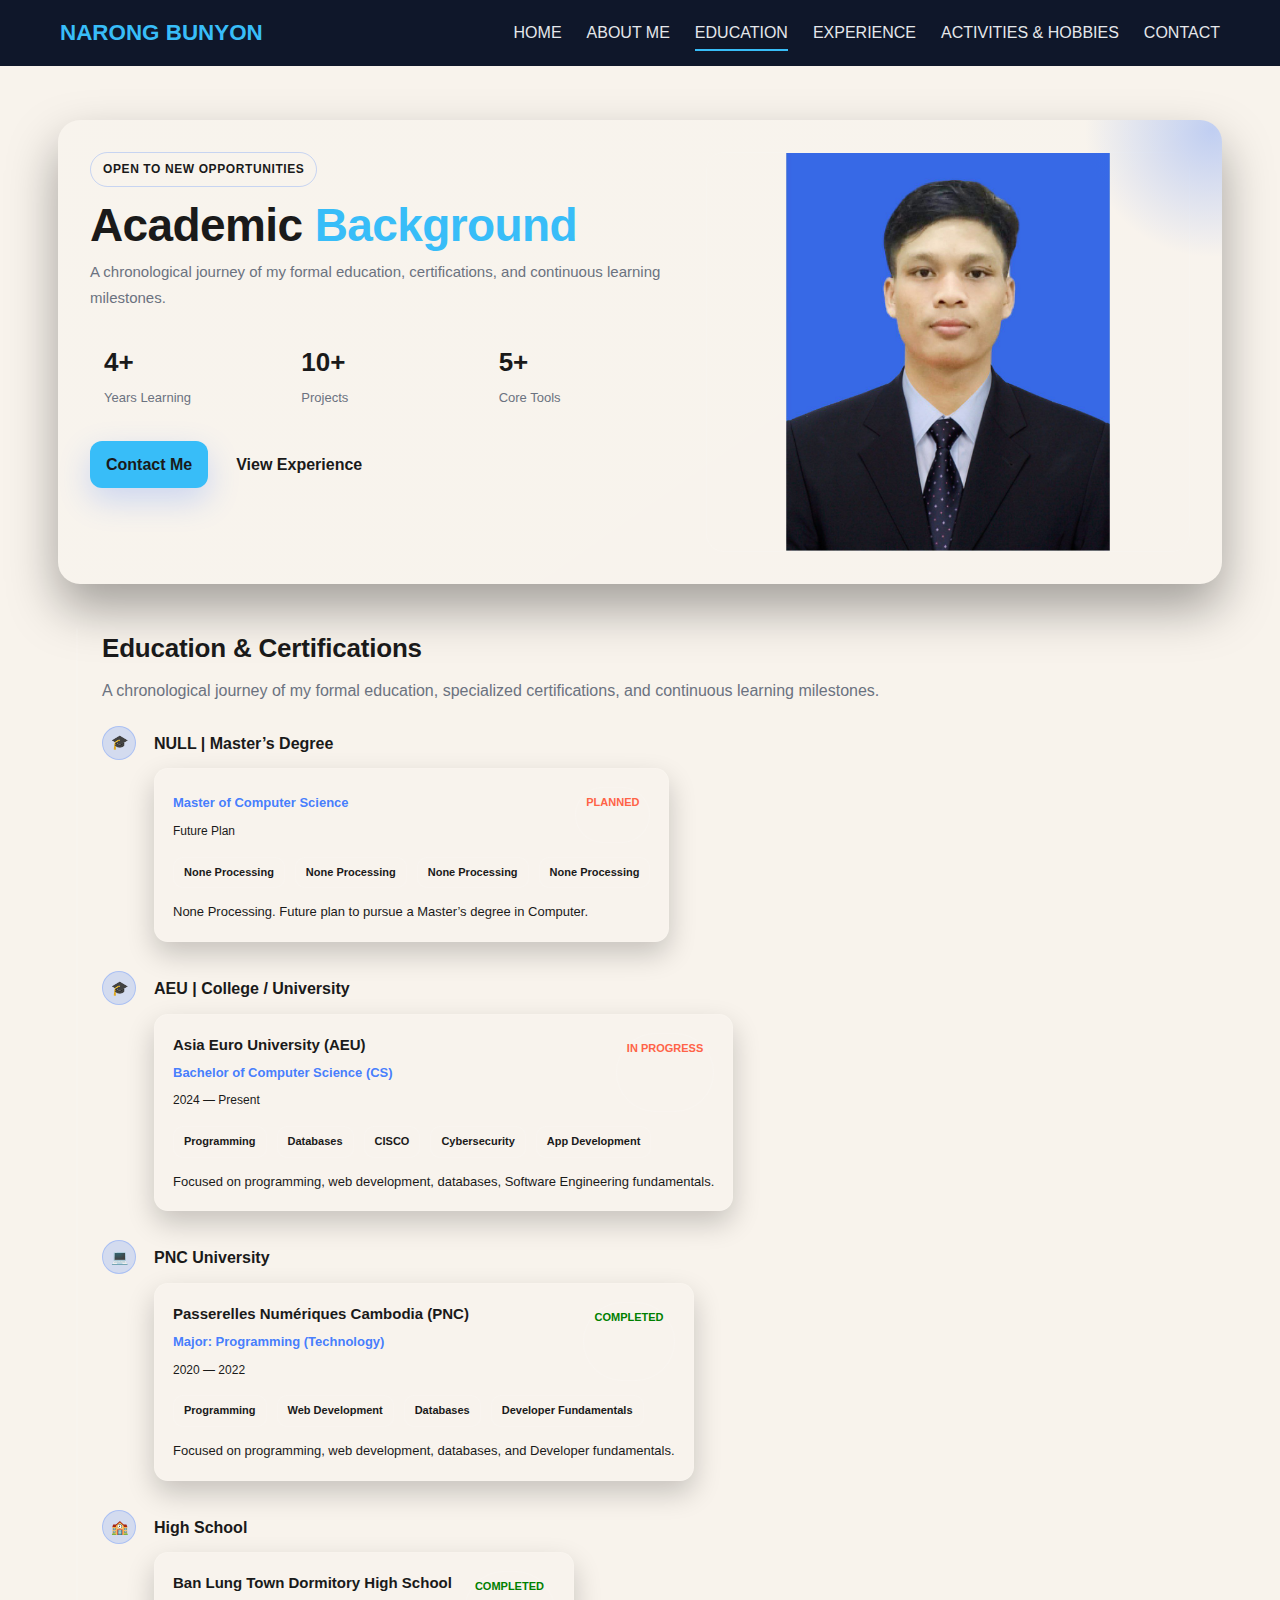
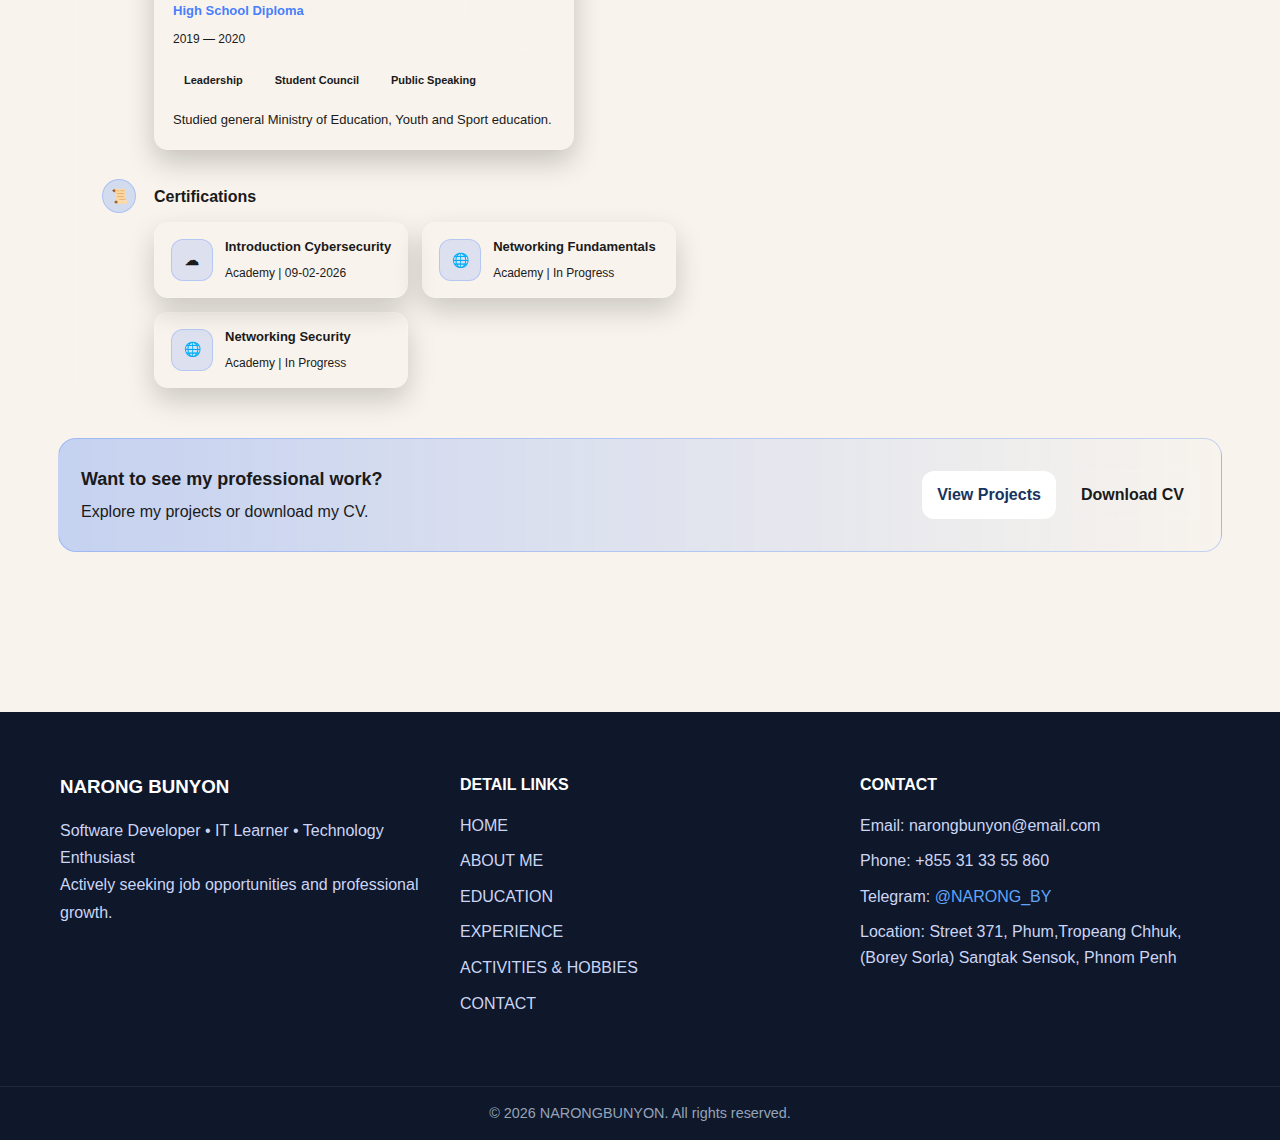
<file: pages/education/education.html>
<!doctype html>
<html lang="en">
  <head>
    <meta charset="UTF-8" />
    <meta name="viewport" content="width=device-width, initial-scale=1.0" />
    <title>Education | Narong Bunyon</title>

    <link rel="stylesheet" href="/css/main.css" />
    <link rel="stylesheet" href="/pages/education/eduction.css" />

    <script src="https://cdn.jsdelivr.net/npm/bootstrap@5.3.3/dist/js/bootstrap.bundle.min.js"></script>
    <script src="https://code.jquery.com/jquery-3.7.1.min.js"></script>
  </head>

  <body>
    <header>
      <div class="navbar">
        <div class="logo">NARONG BUNYON</div>
        <button
          class="menu-toggle"
          aria-label="Open menu"
          aria-expanded="false"
        >
          ☰
        </button>
        <nav class="nav-links">
          <a href="/index.html">HOME</a>
          <a href="/pages/about/about.html">ABOUT ME</a>
          <a href="#" class="active">EDUCATION</a>
          <a href="/pages/experein/experience.html">EXPERIENCE</a>
          <a href="/pages/hoobies/hobbies.html">ACTIVITIES & HOBBIES</a>
          <a href="/pages/contact/contact.html">CONTACT</a>
        </nav>
      </div>
    </header>

    <!-- Education Section -->
    <main class="edu-page">
      <section class="edu-hero-wrapper">
        <div class="edu-hero-card">
          <div class="edu-hero-card__left">
            <span class="edu-pill">OPEN TO NEW OPPORTUNITIES</span>

            <h1>Academic <span class="edu-accent">Background</span></h1>

            <p class="edu-lead">
              A chronological journey of my formal education, certifications,
              and continuous learning milestones.
            </p>

            <div class="edu-stats2">
              <div class="edu-stat">
                <span class="edu-stat__num">4+</span>
                <span class="edu-stat__label">Years Learning</span>
              </div>
              <div class="edu-stat">
                <span class="edu-stat__num">10+</span>
                <span class="edu-stat__label">Projects</span>
              </div>
              <div class="edu-stat">
                <span class="edu-stat__num">5+</span>
                <span class="edu-stat__label">Core Tools</span>
              </div>
            </div>

            <div class="edu-hero-buttons">
              <a
                class="edu-btn edu-btn--primary"
                href="/pages/contact/contact.html"
              >
                Contact Me
              </a>

              <a
                class="edu-btn edu-btn--ghost"
                href="/pages/experein/experience.html"
              >
                View Experience
              </a>
            </div>
          </div>

          <div class="edu-hero-card__right">
            <img src="/images/profile2.jpg" alt="Narong Bunyon" />
          </div>
        </div>
      </section>

      <!-- TIMELINE -->
      <section class="edu-timeline-wrapper">
        <div class="edu-section-title">
          <h2>Education & Certifications</h2>
          <p>
            A chronological journey of my formal education, specialized
            certifications, and continuous learning milestones.
          </p>
        </div>

        <div class="edu-block">
          <div class="edu-icon">🎓</div>
          <div class="edu-content">
            <h3>NULL | Master’s Degree</h3>
            <div class="edu-card edu-card--wide">
              <div class="edu-card-top">
                <div class="edu-left">
                  <h4></h4>
                  <p class="edu-degree">Master of Computer Science</p>
                  <span class="edu-year">Future Plan</span>
                </div>

                <div class="edu-badge-group">
                  <span class="edu-badge-progress">PLANNED</span>
                </div>
              </div>

              <div class="edu-tags">
                <span>None Processing</span>
                <span>None Processing</span>
                <span>None Processing</span>
                <span>None Processing</span>
              </div>
              <p class="edu-description">
                None Processing. Future plan to pursue a Master’s degree in
                Computer.
              </p>
            </div>
          </div>
        </div>

        <div class="edu-block">
          <div class="edu-icon">🎓</div>
          <div class="edu-content">
            <h3>AEU | College / University</h3>

            <div class="edu-card edu-card--wide">
              <div class="edu-card-top">
                <div class="edu-left">
                  <h4>Asia Euro University (AEU)</h4>
                  <p class="edu-degree">Bachelor of Computer Science (CS)</p>
                  <span class="edu-year">2024 — Present</span>
                </div>
                <div class="edu-badge-group">
                  <span class="edu-badge-progress">IN PROGRESS</span>
                </div>
              </div>
              <div class="edu-tags">
                <span>Programming</span>
                <span>Databases</span>
                <span>CISCO</span>
                <span>Cybersecurity</span>
                <span>App Development</span>
              </div>
              <p class="edu-description">
                Focused on programming, web development, databases, Software
                Engineering fundamentals.
              </p>
            </div>
          </div>
        </div>

        <!-- PNC - Technology -->
        <div class="edu-block">
          <div class="edu-icon">💻</div>
          <div class="edu-content">
            <h3>PNC University</h3>
            <div class="edu-card edu-card--wide">
              <div class="edu-card-top">
                <div class="edu-left">
                  <h4>Passerelles Numériques Cambodia (PNC)</h4>
                  <p class="edu-degree">Major: Programming (Technology)</p>
                  <span class="edu-year">2020 — 2022</span>
                </div>
                <div class="edu-badge-group">
                  <span class="edu-badge complete">COMPLETED</span>
                </div>
              </div>
              <div class="edu-tags">
                <span>Programming</span>
                <span>Web Development</span>
                <span>Databases</span>
                <span>Developer Fundamentals</span>
              </div>
              <p class="edu-description">
                Focused on programming, web development, databases, and
                Developer fundamentals.
              </p>
            </div>
          </div>
        </div>

        <!-- High School -->
        <div class="edu-block">
          <div class="edu-icon">🏫</div>
          <div class="edu-content">
            <h3>High School</h3>
            <div class="edu-card edu-card--wide">
              <div class="edu-card-top">
                <div class="edu-left">
                  <h4>Ban Lung Town Dormitory High School</h4>
                  <p class="edu-degree">High School Diploma</p>
                  <span class="edu-year">2019 — 2020</span>
                </div>

                <div class="edu-badge-group">
                  <span class="edu-badge complete">COMPLETED</span>
                </div>
              </div>
              <div class="edu-tags">
                <span>Leadership</span>
                <span>Student Council</span>
                <span>Public Speaking</span>
              </div>
              <p class="edu-description">
                Studied general Ministry of Education, Youth and Sport
                education.
              </p>
            </div>
          </div>
        </div>

        <!-- Certifications -->
        <div class="edu-block">
          <div class="edu-icon">📜</div>
          <div class="edu-content">
            <h3>Certifications</h3>
            <div class="cert-grid-image">
              <div class="cert-tile-image cert-passed">
                <span class="cert-box">☁</span>
                <div class="cert-info">
                  <h4>Introduction Cybersecurity</h4>
                  <p>Academy | 09-02-2026</p>
                </div>
                <span class="cert-status cert-status--passed">✓</span>
              </div>
              <!-- Network basic -->
              <div class="cert-tile-image cert-passed">
                <span class="cert-box">🌐</span>
                <div class="cert-info">
                  <h4>Networking Fundamentals</h4>
                  <p>Academy | In Progress</p>
                </div>
                <span class="cert-status cert-status--progress">⏳</span>
              </div>

              <div class="cert-tile-image cert-progress">
                <span class="cert-box">🌐</span>
                <div class="cert-info">
                  <h4>Networking Security</h4>
                  <p>Academy | In Progress</p>
                </div>

                <span class="cert-status cert-status--progress">⏳</span>
              </div>

              <!--  
              <div class="cert-tile-image">
                <span class="cert-box">&lt;/&gt;</span>
                <div class="cert-info">
                  <h4>Full Stack Development</h4>
                  <p>Meta | 2023</p>
                </div>
              </div>
              -->

              <!-- <div class="cert-tile-image">
                <span class="cert-box">🌐</span>
                <div class="cert-info">
                  <h4>IELTS Academic (Band 8.5)</h4>
                  <p>British Council | 2022</p>
                </div>
              </div> -->
            </div>
          </div>
        </div>
      </section>

      <!-- CTA -->
      <section class="edu-cta">
        <div>
          <h3>Want to see my professional work?</h3>
          <p>Explore my projects or download my CV.</p>
        </div>
        <div class="cta-buttons">
          <a class="cta-primary" href="#">View Projects</a>
          <a class="cta-ghost" href="#">Download CV</a>
        </div>
      </section>
    </main>

    <!-- Footer -->
    <footer class="site-footer">
      <div class="footer-container">
        <div class="footer-about">
          <h3>NARONG BUNYON</h3>
          <p>
            Software Developer • IT Learner • Technology Enthusiast<br />
            Actively seeking job opportunities and professional growth.
          </p>
        </div>
        <div class="footer-links">
          <h4>DETAIL LINKS</h4>
          <ul>
            <li><a href="/index.html">HOME</a></li>
            <li><a href="/pages/about/about.html">ABOUT ME</a></li>
            <li><a href="#">EDUCATION</a></li>
            <li><a href="/pages/experein/experience.html">EXPERIENCE</a></li>
            <li>
              <a href="/pages/hoobies/hobbies.html">ACTIVITIES & HOBBIES</a>
            </li>
            <li><a href="/pages/contact/contact.html">CONTACT</a></li>
          </ul>
        </div>
        <div class="footer-contact">
          <h4>CONTACT</h4>
          <p>Email: narongbunyon@email.com</p>
          <p>Phone: +855 31 33 55 860</p>
          <p>
            Telegram:
            <a href="https://t.me/NARONG_BY" target="_blank">@NARONG_BY</a>
          </p>
          <p>
            Location: Street 371, Phum,Tropeang Chhuk,(Borey Sorla) Sangtak
            Sensok, Phnom Penh
          </p>
        </div>
      </div>
      <div class="footer-bottom">
        <p>© 2026 NARONGBUNYON. All rights reserved.</p>
      </div>
    </footer>

    <script>
      const toggle = document.querySelector(".menu-toggle");
      const navLinks = document.querySelector(".nav-links");

      toggle.addEventListener("click", () => {
        navLinks.classList.toggle("active");
      });
    </script>
  </body>
</html>
</file>
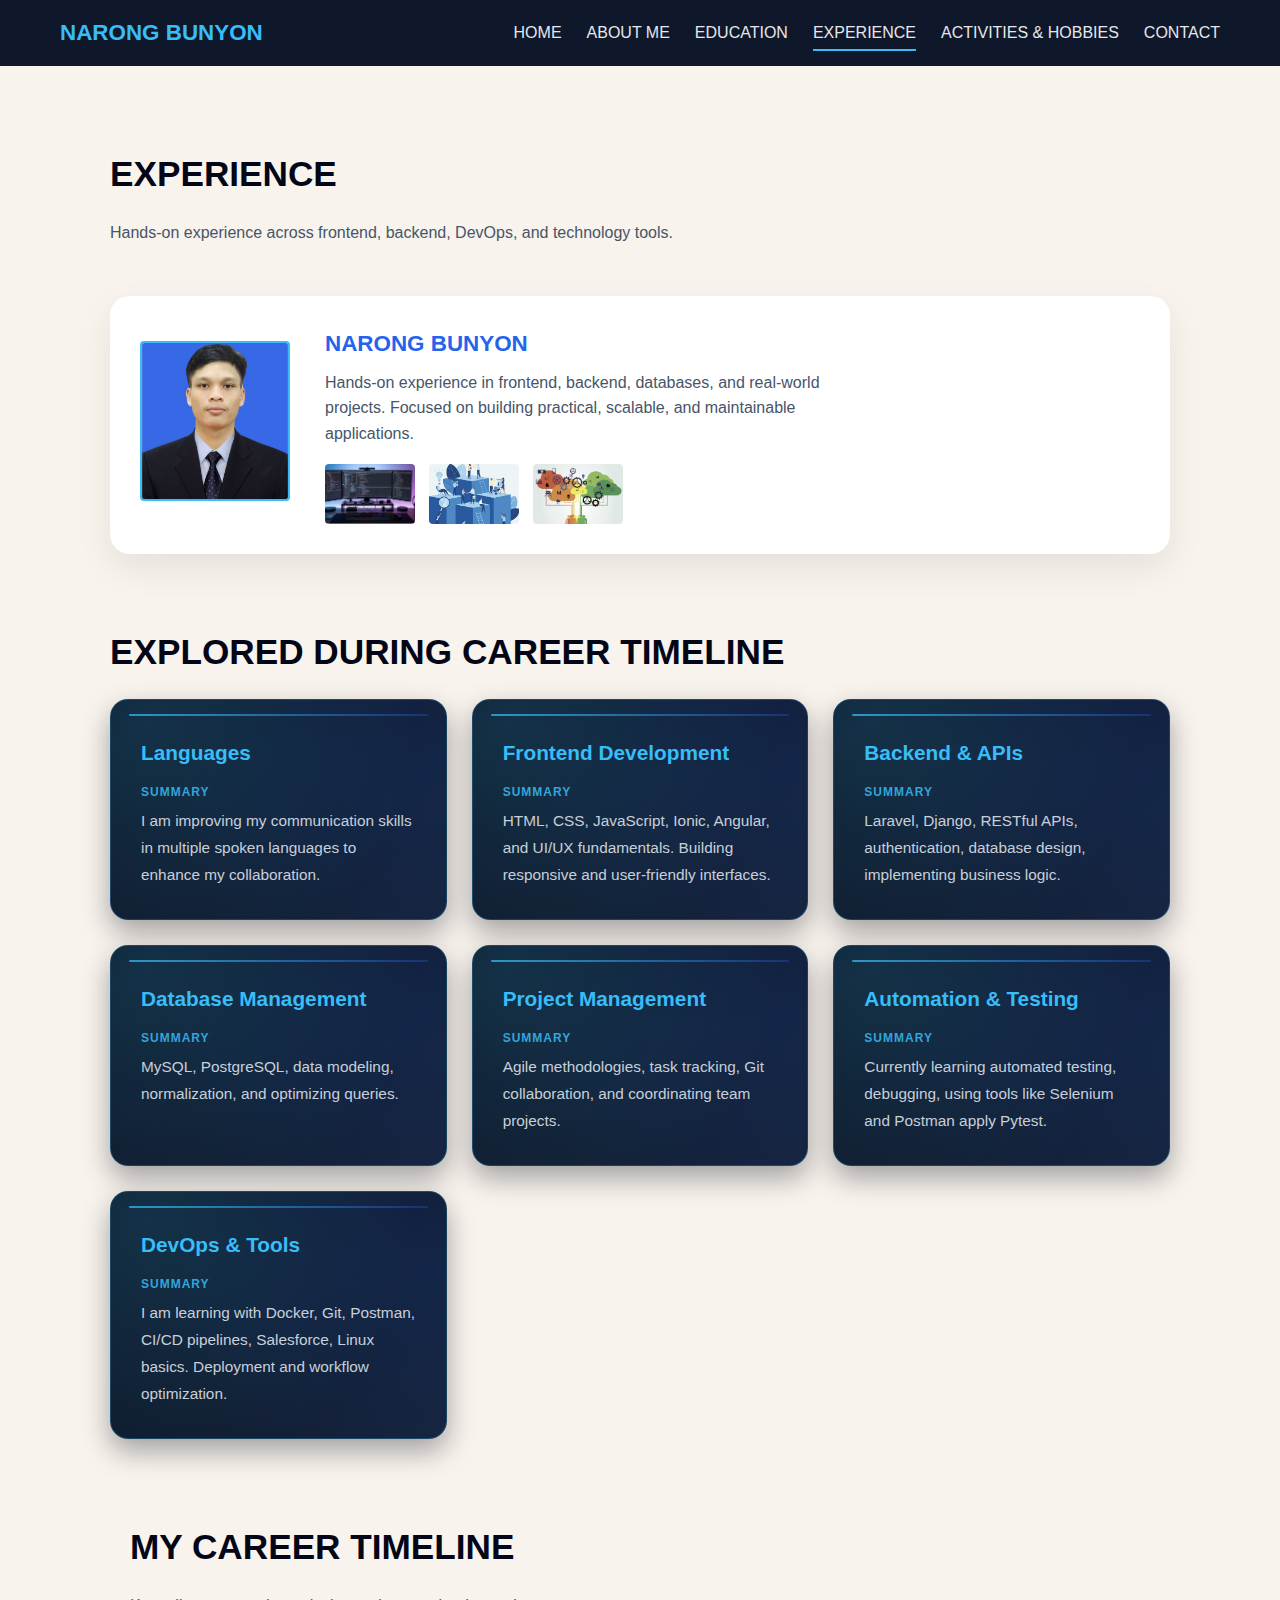
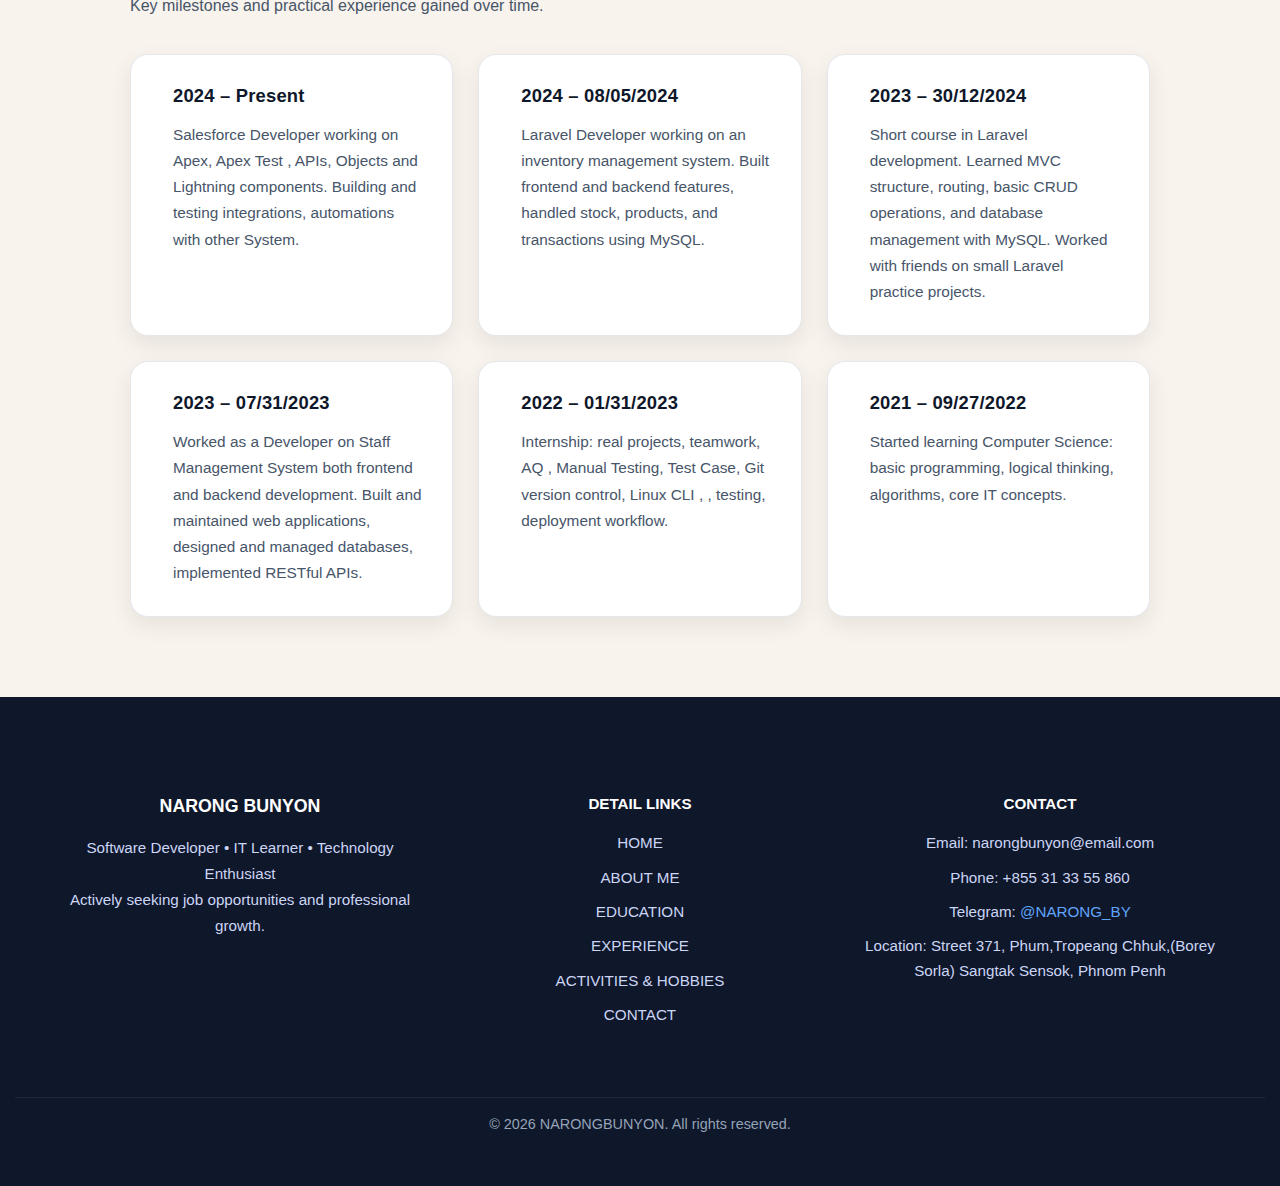
<file: pages/experein/experience.html>
<!doctype html>
<html lang="en">
  <head>
    <meta charset="UTF-8" />
    <meta name="viewport" content="width=device-width, initial-scale=1.0" />
    <title>Experience | Narong Bunyon</title>
    <link rel="stylesheet" href="/css/main.css" />
    <link rel="stylesheet" href="/pages/experein/experience.css" />
    <script src="https://cdn.jsdelivr.net/npm/bootstrap@5.3.3/dist/js/bootstrap.bundle.min.js"></script>
    <script src="https://code.jquery.com/jquery-3.7.1.min.js"></script>
  </head>

  <body>
    <!-- Header -->
    <header>
      <div class="navbar">
        <div class="logo">NARONG BUNYON</div>
        <button
          class="menu-toggle"
          aria-label="Open menu"
          aria-expanded="false"
        >
          ☰
        </button>
        <nav class="nav-links">
          <a href="/index.html">HOME</a>
          <a href="/pages/about/about.html">ABOUT ME</a>
          <a href="/pages/education/education.html">EDUCATION</a>
          <a href="#" class="active">EXPERIENCE</a>
          <a href="/pages/hoobies/hobbies.html">ACTIVITIES & HOBBIES</a>
          <a href="/pages/contact/contact.html">CONTACT</a>
        </nav>
      </div>
    </header>

    <!-- Experience Section -->
    <section>
      <h2>EXPERIENCE</h2>
      <p class="subtitle">
        Hands-on experience across frontend, backend, DevOps, and technology
        tools.
      </p>

      <!-- Profile Section -->
      <div class="experience-profile">
        <div class="exp-avatar">
          <img src="/images/profile2.jpg" alt="Narong Bunyon Developer" />
        </div>
        <div class="exp-info">
          <h3>NARONG BUNYON</h3>
          <p>
            Hands-on experience in frontend, backend, databases, and real-world
            projects. Focused on building practical, scalable, and maintainable
            applications.
          </p>
          <div class="exp-gallery">
            <img
              src="/images/experience/workspace.png"
              alt="Coding workspace"
            />
            <img
              src="/images/experience/development.png"
              alt="Backend development"
            />
            <img
              src="/images/experience/collaboratior.png"
              alt="Team collaboration"
            />
          </div>
        </div>
      </div>

      <!-- Skills / Card Section -->
      <h2 class="career">EXPLORED DURING CAREER TIMELINE</h2>
      <div class="cards">
        <div class="carder">
          <h3>Languages</h3>
          <span class="card-summary">Summary</span>
          <p>
            I am improving my communication skills in multiple spoken languages
            to enhance my collaboration.
          </p>
        </div>
        <div class="carder">
          <h3>Frontend Development</h3>
          <span class="card-summary">Summary</span>
          <p>
            HTML, CSS, JavaScript, Ionic, Angular, and UI/UX fundamentals.
            Building responsive and user-friendly interfaces.
          </p>
        </div>

        <div class="carder">
          <h3>Backend & APIs</h3>
          <span class="card-summary">Summary</span>
          <p>
            Laravel, Django, RESTful APIs, authentication, database design,
            implementing business logic.
          </p>
        </div>

        <div class="carder">
          <h3>Database Management</h3>
          <span class="card-summary">Summary</span>
          <p>
            MySQL, PostgreSQL, data modeling, normalization, and optimizing
            queries.
          </p>
        </div>

        <div class="carder">
          <h3>Project Management</h3>
          <span class="card-summary">Summary</span>
          <p>
            Agile methodologies, task tracking, Git collaboration, and
            coordinating team projects.
          </p>
        </div>

        <div class="carder">
          <h3>Automation & Testing</h3>
          <span class="card-summary">Summary</span>
          <p>
            Currently learning automated testing, debugging, using tools like
            Selenium and Postman apply Pytest.
          </p>
        </div>

        <div class="carder">
          <h3>DevOps & Tools</h3>
          <span class="card-summary">Summary</span>
          <p>
            I am learning with Docker, Git, Postman, CI/CD pipelines,
            Salesforce, Linux basics. Deployment and workflow optimization.
          </p>
        </div>
      </div>

      <!-- Career Timeline -->
      <section>
        <h2 class="career">MY CAREER TIMELINE</h2>
        <p class="subtitle">
          Key milestones and practical experience gained over time.
        </p>
        <div class="cards">
          <div class="card">
            <h3>2024 – Present</h3>
            <p>
              Salesforce Developer working on Apex, Apex Test , APIs, Objects
              and Lightning components. Building and testing integrations,
              automations with other System.
            </p>
          </div>

          <div class="card">
            <h3>2024 – 08/05/2024</h3>
            <p>
              Laravel Developer working on an inventory management system. Built
              frontend and backend features, handled stock, products, and
              transactions using MySQL.
            </p>
          </div>

          <div class="card">
            <h3>2023 – 30/12/2024</h3>
            <p>
              Short course in Laravel development. Learned MVC structure,
              routing, basic CRUD operations, and database management with
              MySQL. Worked with friends on small Laravel practice projects.
            </p>
          </div>

          <div class="card">
            <h3>2023 – 07/31/2023</h3>
            <p>
              Worked as a Developer on Staff Management System both frontend and
              backend development. Built and maintained web applications,
              designed and managed databases, implemented RESTful APIs.
            </p>
          </div>

          <div class="card">
            <h3>2022 – 01/31/2023</h3>
            <p>
              Internship: real projects, teamwork, AQ , Manual Testing, Test
              Case, Git version control, Linux CLI , , testing, deployment
              workflow.
            </p>
          </div>

          <div class="card">
            <h3>2021 – 09/27/2022</h3>
            <p>
              Started learning Computer Science: basic programming, logical
              thinking, algorithms, core IT concepts.
            </p>
          </div>
        </div>
      </section>
    </section>

    <!-- Footer -->
    <footer class="site-footer">
      <div class="footer-container">
        <div class="footer-about">
          <h3>NARONG BUNYON</h3>
          <p>
            Software Developer • IT Learner • Technology Enthusiast<br />
            Actively seeking job opportunities and professional growth.
          </p>
        </div>
        <div class="footer-links">
          <h4>DETAIL LINKS</h4>
          <ul>
            <li><a href="/index.html">HOME</a></li>
            <li><a href="/pages/about/about.html">ABOUT ME</a></li>
            <li><a href="/pages/education/education.html">EDUCATION</a></li>
            <li><a href="#">EXPERIENCE</a></li>
            <li>
              <a href="/pages/hoobies/hobbies.html">ACTIVITIES & HOBBIES</a>
            </li>
            <li><a href="/pages/contact/contact.html">CONTACT</a></li>
          </ul>
        </div>
        <div class="footer-contact">
          <h4>CONTACT</h4>
          <p>Email: narongbunyon@email.com</p>
          <p>Phone: +855 31 33 55 860</p>
          <p>
            Telegram:
            <a href="https://t.me/NARONG_BY" target="_blank">@NARONG_BY</a>
          </p>
          <p>
            Location: Street 371, Phum,Tropeang Chhuk,(Borey Sorla) Sangtak
            Sensok, Phnom Penh
          </p>
        </div>
      </div>
      <div class="footer-bottom">
        <p>© 2026 NARONGBUNYON. All rights reserved.</p>
      </div>
    </footer>
  </body>
  <script>
    const toggle = document.querySelector(".menu-toggle");
    const navLinks = document.querySelector(".nav-links");

    toggle.addEventListener("click", () => {
      navLinks.classList.toggle("active");
    });
  </script>
</html>
</file>
<file: css/main.css>
* {
    box-sizing: border-box;
    margin: 0;
    padding: 0;
    font-family: "Segoe UI", Arial, sans-serif;
}

body {
    background: #f4f6fb;
    color: #1f2937;
}

/* ===== NAVBAR ===== */
header {
    background: #0f172a;
    position: sticky;
    top: 0;
    z-index: 1000;
}

.navbar {
    max-width: 1200px;
    margin: auto;
    display: flex;
    align-items: center;
    justify-content: space-between;
    padding: 15px 20px;
}

.logo {
    color: #38bdf8;
    font-size: 1.4rem;
    font-weight: bold;
}

.nav-links {
    display: flex;
    gap: 25px;
}

.nav-links a {
    color: #e5e7eb;
    text-decoration: none;
    font-weight: 500;
    position: relative;
}

.nav-links a::after {
    content: "";
    position: absolute;
    width: 0;
    height: 2px;
    left: 0;
    bottom: -5px;
    background: #38bdf8;
    transition: 0.3s;
}

.nav-links a:hover::after {
    width: 100%;
}

/* ===== Mobile Navbar: Modern Dropdown Card ===== */
.menu-toggle {
    display: none;
    background: none;
    border: none;
    color: #e5e7eb;
    font-size: 1.9rem;
    cursor: pointer;
    line-height: 1;
}

@media (max-width: 768px) {
    .navbar {
        flex-wrap: wrap;
        gap: 10px;
        padding: 12px 14px;
    }

    .logo {
        font-size: 1.15rem;
    }

    .menu-toggle {
        display: block;
        margin-left: auto;
        padding: 10px 12px;
        border-radius: 12px;
    }

    .menu-toggle:active {
        background: rgba(56, 189, 248, 0.15);
    }

    .nav-links {
        width: 100%;
        display: grid;
        gap: 10px;

        background: #0b1223;
        border: 1px solid rgba(255, 255, 255, 0.08);
        border-radius: 16px;
        padding: 10px;

        /* closed */
        max-height: 0;
        padding-top: 0;
        padding-bottom: 0;
        border-width: 0;
        overflow: hidden;
        transition: max-height 0.35s ease, padding 0.25s ease, border-width 0.25s ease;
    }

    .nav-links a {
        padding: 12px 14px;
        border-radius: 14px;
        text-align: left;
        font-size: 1rem;
        background: rgba(255, 255, 255, 0.04);
    }

    .nav-links a:hover {
        background: rgba(255, 255, 255, 0.06);
    }

    .nav-links a.active {
        outline: 2px solid rgba(56, 189, 248, 0.55);
    }

    /* open */
    .nav-links.active {
        max-height: 520px;
        padding: 10px;
        border-width: 1px;
    }
}






/* ===== HERO ===== */


:root {
    --primary: #38bdf8;
    --accent: #38bdf8;
    --bg: #f8f3ec;
    --text: #1a1a1a;
    --muted: #6b7280;
}

* {
    box-sizing: border-box;
    margin: 0;
    padding: 0;
}

body {
    font-family: "Poppins", sans-serif;
    background: var(--bg);
    color: var(--text);
    line-height: 1.6;
}

a {
    text-decoration: none;
    color: inherit;
}


/* Hero */
.hero {
    display: grid;
    grid-template-columns: 1fr 1fr;
    padding: 40px 80px 0;
    align-items: center;
}

.hero h1 {
    font-size: 56px;
    line-height: 1.2;
    margin-bottom: 20px;
}

.hero h1 span {
    color: var(--accent);
}

.hero p {
    color: var(--muted);
    max-width: 420px;
    margin-bottom: 30px;
}

.btn {
    display: inline-flex;
    align-items: center;
    gap: 10px;
    background: var(--accent);
    color: #000;
    padding: 14px 26px;
    font-weight: 600;
    border-radius: 4px;
}

.hero-img {
    background: #eee;
    padding: 30px;
}

.hero-img img {
    width: 100%;
    display: block;
}

.nav-links a.active::after {
    width: 100%;
}



/* Works */


.works {
    background: var(--primary);
    color: #fff;
    margin-top: 40px;
    padding: 60px 80px;
}

.works-header {
    display: flex;
    justify-content: space-between;
    align-items: center;
    margin-bottom: 40px;
}

.works-header h2 {
    font-size: 28px;
}

.works-header p {
    max-width: 420px;
    font-size: 14px;
    color: #d1d5db;
}

.grid {
    display: grid;
    grid-template-columns: repeat(4, 1fr);
    gap: 25px;
}

.card {
    background: #0f4e73;
    border-radius: 6px;
    overflow: hidden;
}

.card img {
    width: 100%;
    height: 250px;
    object-fit: cover;
    object-position: center;
    display: block;
}

.tagsor {
    display: flex;
    gap: 6px;
    padding: 10px;
}

.tager {
    background: var(--accent);
    color: #000;
    font-size: 11px;
    padding: 4px 8px;
    border-radius: 2px;
    font-weight: 600;
}

.card-body {
    padding: 15px;
}

.card-body h4 {
    margin-bottom: 8px;
}

.card-body p {
    font-size: 13px;
    color: #e5e7eb;
    margin-bottom: 10px;
}

.explore {
    font-size: 13px;
    font-weight: 600;
    color: var(--accent);
}




/* Responsive */
@media (max-width: 1024px) {
    .grid {
        grid-template-columns: repeat(2, 1fr);
    }

    .hero {
        grid-template-columns: 1fr;
    }
}

@media (max-width: 600px) {

    header,
    .hero,
    .works {
        padding: 20px;
    }

    .hero h1 {
        font-size: 38px;
    }

    .grid {
        grid-template-columns: 1fr;
    }
}


/* footer */


/* ===== Footer ===== */
.site-footer {
    background: #0f172a;
    color: #e5e7eb;
    margin-top: 80px;
}

.footer-container {
    max-width: 1200px;
    margin: 0 auto;
    padding: 60px 20px;
    display: grid;
    grid-template-columns: repeat(3, 1fr);
    gap: 40px;
}

.site-footer h3,
.site-footer h4 {
    color: #ffffff;
    margin-bottom: 15px;
}

.footer-about p {
    line-height: 1.7;
    color: #cbd5f5;
}

.footer-links ul {
    list-style: none;
    padding: 0;
}

.footer-links li {
    margin-bottom: 10px;
}

.footer-links a {
    color: #cbd5f5;
    text-decoration: none;
    transition: color 0.3s;
}

.footer-links a:hover {
    color: #60a5fa;
}

.footer-contact p {
    margin-bottom: 10px;
    color: #cbd5f5;
}

.footer-contact a {
    color: #60a5fa;
    text-decoration: none;
}

.footer-contact a:hover {
    text-decoration: underline;
}

/* Bottom bar */
.footer-bottom {
    border-top: 1px solid #1e293b;
    text-align: center;
    padding: 15px;
    font-size: 0.9rem;
    color: #94a3b8;
}

/* Responsive */
@media (max-width: 768px) {
    .footer-container {
        grid-template-columns: 1fr;
        text-align: center;
    }
}


/* for modal POP UP */
.modal {
    display: none;
    position: fixed;
    inset: 0;
    background: rgba(0, 0, 0, 0.6);
    z-index: 999;
    justify-content: center;
    align-items: center;
}

.modal-content.modal-small {
    background: #fff;
    width: min(950px, 94vw);
    height: min(86vh, 660px);
    border-radius: 14px;
    padding: 16px;
    position: relative;
    overflow: hidden;
}

#modalBody {
    height: 100%;
    overflow: auto;
}

/* make your design content smaller inside modal */
.modal-scale {
    transform: scale(0.92);
    transform-origin: top center;
}

.close {
    position: absolute;
    top: 10px;
    right: 14px;
    font-size: 24px;
    background: transparent;
    border: 0;
    cursor: pointer;
}


.modal-design {
    padding: 12px 8px;
}

.modal-header h2 {
    margin: 0;
    font-size: 1.4rem;
}

.modal-header p {
    font-size: 0.9rem;
    color: #555;
    margin-bottom: 16px;
}

.design-list {
    list-style: none;
    padding: 0;
    margin: 0;
}

.design-list li {
    display: flex;
    gap: 12px;
    padding: 12px;
    border-radius: 10px;
    transition: background 0.2s ease;
}

.design-list li:hover {
    background: #f5f5f5;
}

.design-list img {
    width: 40px;
    height: 40px;
    object-fit: contain;
}

.design-list h4 {
    margin: 0;
    font-size: 1rem;
}

.design-list p {
    margin: 4px 0;
    font-size: 0.85rem;
    color: #444;
}

.design-list span {
    font-size: 0.7rem;
    color: #777;
}

.modal-footer {
    margin-top: 16px;
    display: flex;
    gap: 10px;
    flex-wrap: wrap;
}

.modal-footer a {
    font-size: 0.8rem;
    padding: 6px 12px;
    background: #eee;
    border-radius: 20px;
    text-decoration: none;
    color: #333;
}
</file>
<file: learnpages/css/app.css>
.mapp-page {
    padding: 40px 0 60px;
}

.mapp-wrap {
    width: min(1100px, 92%);
    margin: 0 auto;
}

/* Head */
.mapp-head {
    text-align: center;
    margin-bottom: 18px;
}

.mapp-head h2 {
    text-align: start;
    margin: 0 0 10px;
    letter-spacing: 2px;
    font-size: clamp(24px, 3vw, 36px);
}

.mapp-subtitle {
    text-align: start;
    max-width: 85ch;
    margin: 0 auto;
    line-height: 1.75;
    opacity: 0.85;
    font-size: 15px;
}

.mapp-mini {
    margin: 6px 0 0;
    font-size: 12px;
    opacity: 0.7;
}

/* Shared surface */
.mapp-phone,
.mapp-box {
    border-radius: 16px;
    padding: 18px;
    border: 1px solid rgba(0, 0, 0, 0.08);
    background: rgba(255, 255, 255, 0.55);
    backdrop-filter: blur(6px);
    -webkit-backdrop-filter: blur(6px);
    box-shadow: 0 10px 26px rgba(0, 0, 0, 0.08);
}

@media (prefers-color-scheme: dark) {

    .mapp-phone,
    .mapp-box {
        background: rgba(255, 255, 255, 0.06);
        border-color: rgba(255, 255, 255, 0.12);
        box-shadow: 0 12px 30px rgba(0, 0, 0, 0.35);
    }
}

/* Layout */
.mapp-layout {
    display: grid;
    grid-template-columns: 380px 1fr;
    gap: 16px;
    align-items: start;
}

/* Phone mock */
.mapp-phone-top {
    display: flex;
    gap: 8px;
    margin-bottom: 12px;
    opacity: 0.7;
}

.mapp-dot {
    width: 10px;
    height: 10px;
    border-radius: 50%;
    border: 1px solid rgba(0, 0, 0, 0.15);
    background: rgba(0, 0, 0, 0.03);
}

@media (prefers-color-scheme: dark) {
    .mapp-dot {
        border-color: rgba(255, 255, 255, 0.18);
        background: rgba(255, 255, 255, 0.06);
    }
}

.mapp-screen {
    border-radius: 18px;
    border: 1px solid rgba(0, 0, 0, 0.08);
    background: rgba(0, 0, 0, 0.02);
    padding: 14px;
}

@media (prefers-color-scheme: dark) {
    .mapp-screen {
        border-color: rgba(255, 255, 255, 0.12);
        background: rgba(255, 255, 255, 0.04);
    }
}

.mapp-appbar {
    display: flex;
    gap: 10px;
    align-items: center;
    margin-bottom: 12px;
}

.mapp-avatar {
    width: 40px;
    height: 40px;
    border-radius: 12px;
    /* or 50% if you want circle */
    overflow: hidden;
    background: #eee;
    display: flex;
    align-items: center;
    justify-content: center;
}


.mapp-avatar img {
    width: 100%;
    height: 100%;
    object-fit: cover;
}


@media (prefers-color-scheme: dark) {
    .mapp-avatar {
        border-color: rgba(255, 255, 255, 0.18);
        background: rgba(255, 255, 255, 0.06);
    }
}

.mapp-title {
    font-weight: 800;
    letter-spacing: 0.2px;
}

.mapp-sub {
    font-size: 12px;
    opacity: 0.7;
    margin-top: 2px;
}

.mapp-cards {
    display: grid;
    gap: 10px;
}

.mapp-mini-card {
    border-radius: 14px;
    padding: 12px;
    border: 1px solid rgba(0, 0, 0, 0.06);
    background: rgba(255, 255, 255, 0.35);
}

@media (prefers-color-scheme: dark) {
    .mapp-mini-card {
        border-color: rgba(255, 255, 255, 0.12);
        background: rgba(255, 255, 255, 0.06);
    }
}

.mapp-mini-title {
    font-weight: 700;
}

.mapp-mini-sub {
    font-size: 12px;
    opacity: 0.7;
    margin-top: 4px;
}

.mapp-bottom {
    display: flex;
    justify-content: center;
    gap: 10px;
    margin-top: 12px;
}

.mapp-nav {
    width: 52px;
    height: 8px;
    border-radius: 999px;
    border: 1px solid rgba(0, 0, 0, 0.12);
    background: rgba(0, 0, 0, 0.03);
    opacity: 0.7;
}

.mapp-nav.active {
    opacity: 1;
    background: rgba(0, 0, 0, 0.1);
}

@media (prefers-color-scheme: dark) {
    .mapp-nav {
        border-color: rgba(255, 255, 255, 0.18);
        background: rgba(255, 255, 255, 0.06);
    }

    .mapp-nav.active {
        background: rgba(255, 255, 255, 0.14);
    }
}

.mapp-phone-foot {
    display: flex;
    flex-wrap: wrap;
    gap: 8px;
    margin-top: 12px;
    justify-content: center;
}

.mapp-chip {
    font-size: 12px;
    padding: 7px 10px;
    border-radius: 999px;
    border: 1px solid rgba(0, 0, 0, 0.08);
    background: rgba(0, 0, 0, 0.03);
}

@media (prefers-color-scheme: dark) {
    .mapp-chip {
        border-color: rgba(255, 255, 255, 0.14);
        background: rgba(255, 255, 255, 0.06);
    }
}

/* Right content */
.mapp-content {
    display: grid;
    gap: 16px;
}

.mapp-box h3 {
    margin: 0 0 6px;
    font-size: 18px;
    letter-spacing: 0.4px;
}

/* Steps list */
.mapp-steps {
    margin: 12px 0 0;
    padding: 0;
    list-style: none;
    display: grid;
    gap: 10px;
}

.mapp-steps li {
    display: grid;
    grid-template-columns: 34px 1fr;
    gap: 12px;
    align-items: start;
    padding: 12px 14px;
    border-radius: 14px;
    border: 1px solid rgba(0, 0, 0, 0.06);
    background: rgba(0, 0, 0, 0.02);
}

@media (prefers-color-scheme: dark) {
    .mapp-steps li {
        border-color: rgba(255, 255, 255, 0.12);
        background: rgba(255, 255, 255, 0.04);
    }
}

.mapp-num {
    width: 28px;
    height: 28px;
    border-radius: 999px;
    display: grid;
    place-items: center;
    border: 1px solid rgba(0, 0, 0, 0.12);
    background: rgba(0, 0, 0, 0.03);
    font-size: 12px;
    font-weight: 800;
}

@media (prefers-color-scheme: dark) {
    .mapp-num {
        border-color: rgba(255, 255, 255, 0.18);
        background: rgba(255, 255, 255, 0.06);
    }
}

/* Languages section */
.mapp-lang {
    margin-top: 12px;
    display: grid;
    gap: 10px;
}

.mapp-lang-item {
    padding: 12px 14px;
    border-radius: 14px;
    border: 1px solid rgba(0, 0, 0, 0.06);
    background: rgba(0, 0, 0, 0.02);
}

@media (prefers-color-scheme: dark) {
    .mapp-lang-item {
        border-color: rgba(255, 255, 255, 0.12);
        background: rgba(255, 255, 255, 0.04);
    }
}

.mapp-lang-top {
    display: flex;
    justify-content: space-between;
    align-items: center;
    gap: 10px;
}

.mapp-lang-name {
    font-weight: 800;
    letter-spacing: 0.2px;
}

.mapp-lang-pill {
    font-size: 12px;
    padding: 7px 10px;
    border-radius: 999px;
    border: 1px solid rgba(0, 0, 0, 0.08);
    background: rgba(0, 0, 0, 0.03);
    opacity: 0.95;
}

@media (prefers-color-scheme: dark) {
    .mapp-lang-pill {
        border-color: rgba(255, 255, 255, 0.14);
        background: rgba(255, 255, 255, 0.06);
    }
}

/* Modules */
.mapp-modules {
    margin-top: 12px;
    display: grid;
    grid-template-columns: repeat(2, minmax(0, 1fr));
    gap: 10px;
}

.mapp-module {
    padding: 12px 14px;
    border-radius: 14px;
    border: 1px solid rgba(0, 0, 0, 0.06);
    background: rgba(0, 0, 0, 0.02);
}

@media (prefers-color-scheme: dark) {
    .mapp-module {
        border-color: rgba(255, 255, 255, 0.12);
        background: rgba(255, 255, 255, 0.04);
    }
}

.mapp-module-title {
    font-weight: 800;
}

/* Responsive */
@media (max-width: 980px) {
    .mapp-layout {
        grid-template-columns: 1fr;
    }
}

@media (max-width: 640px) {
    .mapp-page {
        padding: 28px 0 50px;
    }

    .mapp-phone,
    .mapp-box {
        padding: 16px;
    }

    .mapp-modules {
        grid-template-columns: 1fr;
    }
}
</file>
<file: learnpages/css/api.css>
/* Layout */
.api-page {
    padding: 40px 0 60px;
}

.api-container {
    width: min(1100px, 92%);
    margin: 0 auto;
}

/* Head */
.page-head {
    text-align: center;
    margin-bottom: 22px;
}

.page-head h2 {
    text-align: start;
    margin: 0 0 10px;
    letter-spacing: 2px;
    font-size: clamp(24px, 3vw, 36px);
}

.subtitle {
    text-align: start;
    max-width: 85ch;
    margin: 0 auto;
    line-height: 1.75;
    opacity: 0.85;
    font-size: 15px;
}

.subtitle.small {
    font-size: 14px;
    opacity: 0.78;
}

.mini {
    margin: 4px 0 0;
    font-size: 12px;
    opacity: 0.7;
}

.muted {
    opacity: 0.7;
}

.dash-card,
.panel,
.quick-links {
    border-radius: 16px;
    padding: 18px;
    border: 1px solid rgba(0, 0, 0, 0.08);
    background: rgba(255, 255, 255, 0.55);
    backdrop-filter: blur(6px);
    -webkit-backdrop-filter: blur(6px);
    box-shadow: 0 10px 26px rgba(0, 0, 0, 0.08);
}

@media (prefers-color-scheme: dark) {

    .dash-card,
    .panel,
    .quick-links {
        background: rgba(255, 255, 255, 0.06);
        border-color: rgba(255, 255, 255, 0.12);
        box-shadow: 0 12px 30px rgba(0, 0, 0, 0.35);
    }
}

/* Dashboard row */
.dash {
    display: grid;
    grid-template-columns: repeat(3, minmax(0, 1fr));
    gap: 14px;
    margin-bottom: 18px;
}

.kicker {
    margin: 0 0 6px;
    font-size: 12px;
    letter-spacing: 1px;
    opacity: 0.75;
}

.small {
    margin: 0;
    font-size: 13px;
    opacity: 0.8;
}

/* Split layout */
.split {
    display: grid;
    grid-template-columns: 1.35fr 0.85fr;
    gap: 18px;
    align-items: start;
}

.col {
    display: grid;
    gap: 18px;
}

/* Panel */
.panel-head h3 {
    margin: 0 0 6px;
    font-size: 18px;
    letter-spacing: 0.4px;
}

.panel-head {
    margin-bottom: 12px;
}

/* Modules */
.module-list {
    display: grid;
    gap: 14px;
}

.module {
    border-radius: 14px;
    padding: 14px;
    border: 1px solid rgba(0, 0, 0, 0.06);
    background: rgba(0, 0, 0, 0.02);
}

@media (prefers-color-scheme: dark) {
    .module {
        border-color: rgba(255, 255, 255, 0.12);
        background: rgba(255, 255, 255, 0.04);
    }
}

.module-top {
    display: flex;
    align-items: center;
    gap: 10px;
    margin-bottom: 8px;
}

.badge {
    flex: 0 0 auto;
    padding: 8px 10px;
    border-radius: 999px;
    border: 1px solid rgba(0, 0, 0, 0.08);
    background: rgba(0, 0, 0, 0.03);
    font-size: 12px;
    letter-spacing: 0.6px;
    font-weight: 600;
}

@media (prefers-color-scheme: dark) {
    .badge {
        border-color: rgba(255, 255, 255, 0.14);
        background: rgba(255, 255, 255, 0.06);
    }
}

.mtext h4 {
    margin: 0;
    font-size: 16px;
}

.desc {
    margin: 0 0 12px;
    line-height: 1.7;
    opacity: 0.9;
    font-size: 14px;
}

/* Tags */
.tags {
    display: flex;
    flex-wrap: wrap;
    gap: 8px;
}

.tag {
    font-size: 12px;
    padding: 7px 10px;
    border-radius: 999px;
    background: #60a5fa;
    border: 1px solid rgba(0, 0, 0, 0.08);
    opacity: 0.95;
}

@media (prefers-color-scheme: dark) {
    .tag {
        border-color: rgba(255, 255, 255, 0.14);
        background: rgba(255, 255, 255, 0.06);
    }
}

/* Progress bar (neutral color only) */
.progress {
    margin-top: 12px;
}

.progress-top {
    display: flex;
    justify-content: space-between;
    font-size: 12px;
    opacity: 0.75;
    margin-bottom: 8px;
}

.bar {
    height: 10px;
    border-radius: 999px;
    border: 1px solid rgba(0, 0, 0, 0.08);
    background: rgba(0, 0, 0, 0.03);
    overflow: hidden;
}

.bar span {
    display: block;
    height: 100%;
    background: rgba(0, 0, 0, 0.28);
}

@media (prefers-color-scheme: dark) {
    .bar {
        border-color: rgba(255, 255, 255, 0.14);
        background: rgba(255, 255, 255, 0.06);
    }

    .bar span {
        background: rgba(255, 255, 255, 0.35);
    }
}

/* Table */
.table-wrap {
    overflow: auto;
    border-radius: 14px;
    border: 1px solid rgba(0, 0, 0, 0.06);
    background: rgba(0, 0, 0, 0.02);
}

@media (prefers-color-scheme: dark) {
    .table-wrap {
        border-color: rgba(255, 255, 255, 0.12);
        background: rgba(255, 255, 255, 0.04);
    }
}

.api-table {
    width: 100%;
    border-collapse: collapse;
    min-width: 560px;
}

.api-table th,
.api-table td {
    text-align: left;
    padding: 12px 12px;
    border-bottom: 1px solid rgba(0, 0, 0, 0.06);
    font-size: 14px;
}

@media (prefers-color-scheme: dark) {

    .api-table th,
    .api-table td {
        border-bottom-color: rgba(255, 255, 255, 0.12);
    }
}

.api-table thead th {
    font-size: 12px;
    letter-spacing: 0.8px;
    opacity: 0.75;
}

.api-table code {
    font-family: ui-monospace, SFMono-Regular, Menlo, Monaco, Consolas, "Liberation Mono", monospace;
    font-size: 13px;
    opacity: 0.9;
}

.chip {
    display: inline-block;
    padding: 7px 10px;
    border-radius: 999px;
    border: 1px solid rgba(0, 0, 0, 0.1);
    background: rgba(0, 0, 0, 0.03);
    font-size: 12px;
    font-weight: 600;
}

@media (prefers-color-scheme: dark) {
    .chip {
        border-color: rgba(255, 255, 255, 0.14);
        background: rgba(255, 255, 255, 0.06);
    }
}

.note {
    margin-top: 12px;
    padding: 12px 14px;
    border-radius: 14px;
    border: 1px dashed rgba(0, 0, 0, 0.14);
    background: rgba(0, 0, 0, 0.02);
    font-size: 14px;
    opacity: 0.9;
}

@media (prefers-color-scheme: dark) {
    .note {
        border-color: rgba(255, 255, 255, 0.18);
        background: rgba(255, 255, 255, 0.04);
    }
}

/* Timeline */
.timeline {
    margin: 0;
    padding: 0;
    list-style: none;
    display: grid;
    gap: 12px;
}

.step {
    display: grid;
    grid-template-columns: 14px 1fr;
    gap: 12px;
    align-items: start;
    position: relative;
}

.step .dot {
    width: 12px;
    height: 12px;
    border-radius: 999px;
    background: rgba(0, 0, 0, 0.18);
    margin-top: 6px;
}

@media (prefers-color-scheme: dark) {
    .step .dot {
        background: rgba(255, 255, 255, 0.28);
    }
}

.step-body h4 {
    margin: 0;
    font-size: 15px;
}

.step-body p {
    margin: 4px 0 0;
}

/* Checklist */
.checklist {
    margin: 0;
    padding: 0;
    list-style: none;
    display: grid;
    gap: 10px;
}

.checklist li {
    display: flex;
    gap: 10px;
    line-height: 1.65;
    opacity: 0.9;
    font-size: 14px;
}

.box {
    width: 16px;
    height: 16px;
    border-radius: 4px;
    border: 1px solid rgba(0, 0, 0, 0.18);
    background: rgba(0, 0, 0, 0.02);
    margin-top: 3px;
    flex: 0 0 auto;
}

@media (prefers-color-scheme: dark) {
    .box {
        border-color: rgba(255, 255, 255, 0.22);
        background: rgba(255, 255, 255, 0.04);
    }
}

/* Quick links (same style system as design.css) */
.quick-links {
    padding: 18px;
}

.quick-links h3 {
    margin: 0;
    font-size: 18px;
}

.link-list {
    display: flex;
    flex-wrap: wrap;
    gap: 10px;
    margin-top: 14px;
    justify-content: center;
}

.pill {
    text-decoration: none;
    padding: 10px 14px;
    border-radius: 999px;
    border: 1px solid rgba(0, 0, 0, 0.1);
    background: #38bdf8;
    transition: transform 0.15s ease, background 0.18s ease, border-color 0.18s ease;
}

.pill:hover {
    transform: translateY(-2px);
    background: #9dc1d1;
    border-color: rgba(0, 0, 0, 0.14);
}

@media (prefers-color-scheme: dark) {
    .pill {
        border-color: rgba(255, 255, 255, 0.14);
        background: rgba(255, 255, 255, 0.06);
    }

    .pill:hover {
        border-color: rgba(255, 255, 255, 0.2);
        background: rgba(255, 255, 255, 0.1);
    }
}

/* Responsive */
@media (max-width: 980px) {
    .dash {
        grid-template-columns: 1fr;
    }

    .split {
        grid-template-columns: 1fr;
    }

    .api-table {
        min-width: 520px;
    }
}

@media (max-width: 640px) {
    .api-page {
        padding: 28px 0 50px;
    }

    .dash-card,
    .panel,
    .quick-links {
        padding: 16px;
    }
}

/* Reduce motion */
@media (prefers-reduced-motion: reduce) {
    .pill {
        transition: none;
    }
}
</file>
<file: learnpages/css/cisco.css>
.cisco-page {
    padding: 40px 0 60px;
}

.cisco-container {
    width: min(1100px, 92%);
    margin: 0 auto;
}

.page-head {
    text-align: center;
    margin-bottom: 22px;
}

.page-head h2 {
    text-align: start;
    margin: 0 0 10px;
    letter-spacing: 2px;
    font-size: clamp(24px, 3vw, 36px);
}

.subtitle {
    max-width: 85ch;
    margin: 0 auto;
    line-height: 1.75;
    opacity: 0.85;
    font-size: 15px;
}

.subtitle.small {
    font-size: 14px;
    opacity: 0.78;
}

.mini {
    margin: 4px 0 0;
    font-size: 12px;
    opacity: 0.7;
}

.muted {
    opacity: 0.7;
}

/* Shared surfaces */
.level-card,
.panel,
.quick-links {
    border-radius: 16px;
    padding: 18px;
    border: 1px solid rgba(0, 0, 0, 0.08);
    background: rgba(255, 255, 255, 0.55);
    backdrop-filter: blur(6px);
    -webkit-backdrop-filter: blur(6px);
    box-shadow: 0 10px 26px rgba(0, 0, 0, 0.08);
}

@media (prefers-color-scheme: dark) {

    .level-card,
    .panel,
    .quick-links {
        background: rgba(255, 255, 255, 0.06);
        border-color: rgba(255, 255, 255, 0.12);
        box-shadow: 0 12px 30px rgba(0, 0, 0, 0.35);
    }
}

/* Tabs */
.tabs {
    display: flex;
    flex-wrap: wrap;
    gap: 10px;
    justify-content: center;
    margin: 10px 0 18px;
}

.tab {
    text-decoration: none;
    padding: 10px 14px;
    border-radius: 999px;
    border: 1px solid rgba(0, 0, 0, 0.1);
    background: rgba(0, 0, 0, 0.03);
    transition: transform 0.15s ease, background 0.18s ease, border-color 0.18s ease;
    font-weight: 600;
    font-size: 13px;
}

.tab:hover {
    transform: translateY(-2px);
    background: rgba(0, 0, 0, 0.06);
    border-color: rgba(0, 0, 0, 0.14);
}

.tab.active {
    border-color: rgba(0, 0, 0, 0.16);
    background: rgba(0, 0, 0, 0.07);
}

@media (prefers-color-scheme: dark) {
    .tab {
        border-color: rgba(255, 255, 255, 0.14);
        background: rgba(255, 255, 255, 0.06);
    }

    .tab:hover {
        border-color: rgba(255, 255, 255, 0.2);
        background: rgba(255, 255, 255, 0.1);
    }

    .tab.active {
        border-color: rgba(255, 255, 255, 0.22);
        background: rgba(255, 255, 255, 0.12);
    }
}

/* Level cards */
.levels {
    display: grid;
    grid-template-columns: repeat(2, minmax(0, 1fr));
    gap: 18px;
    margin-top: 10px;
}

.level-top {
    display: flex;
    gap: 12px;
    align-items: center;
    margin-bottom: 10px;
}

.badge {
    padding: 8px 10px;
    border-radius: 999px;
    border: 1px solid rgba(0, 0, 0, 0.1);
    background: rgba(0, 0, 0, 0.03);
    font-size: 12px;
    letter-spacing: 0.6px;
    font-weight: 700;
}

@media (prefers-color-scheme: dark) {
    .badge {
        border-color: rgba(255, 255, 255, 0.14);
        background: rgba(255, 255, 255, 0.06);
    }
}

.level-text h3 {
    margin: 0;
    font-size: 18px;
    letter-spacing: 0.2px;
}

.desc {
    margin: 0 0 14px;
    line-height: 1.7;
    opacity: 0.9;
    font-size: 14px;
}

/* Tags */
.tags {
    display: flex;
    flex-wrap: wrap;
    gap: 8px;
}

.tag {
    font-size: 12px;
    padding: 7px 10px;
    border-radius: 999px;
    border: 1px solid rgba(0, 0, 0, 0.08);
    background: #60a5fa;
    opacity: 0.95;
}

@media (prefers-color-scheme: dark) {
    .tag {
        border-color: rgba(255, 255, 255, 0.14);
        background: rgba(255, 255, 255, 0.06);
    }
}

/* Progress */
.progress {
    margin-top: 14px;
}

.progress-top {
    display: flex;
    justify-content: space-between;
    font-size: 12px;
    opacity: 0.75;
    margin-bottom: 8px;
}

.bar {
    height: 10px;
    border-radius: 999px;
    border: 1px solid rgba(0, 0, 0, 0.08);
    background: rgba(0, 0, 0, 0.03);

    overflow: hidden;
}

.bar span {
    display: block;
    height: 100%;
    background: #38bdf8;
}

@media (prefers-color-scheme: dark) {
    .bar {
        border-color: rgba(255, 255, 255, 0.14);
        background: rgba(255, 255, 255, 0.06);
    }

    .bar span {
        background: rgba(255, 255, 255, 0.35);
    }
}

/* Card footer */
.card-foot {
    margin-top: 12px;
    display: grid;
    gap: 10px;
}

.hint {
    font-size: 12.5px;
    opacity: 0.75;
}

.actions {
    display: flex;
    flex-wrap: wrap;
    gap: 10px;
}

.pill-link {
    text-decoration: none;
    padding: 9px 12px;
    border-radius: 999px;
    border: 1px solid rgba(0, 0, 0, 0.1);
    transition: transform 0.15s ease, background 0.18s ease, border-color 0.18s ease;
    font-size: 13px;
}

.pill-link:hover {
    transform: translateY(-2px);
    background: rgba(0, 0, 0, 0.06);
    border-color: rgba(0, 0, 0, 0.14);
    border: solid 1px #38bdf8;
}

@media (prefers-color-scheme: dark) {
    .pill-link {
        border-color: rgba(255, 255, 255, 0.14);
        background: rgba(255, 255, 255, 0.06);
    }

    .pill-link:hover {
        border-color: rgba(255, 255, 255, 0.2);
        background: rgba(255, 255, 255, 0.1);
    }
}

/* Split */
.split {
    display: grid;
    grid-template-columns: 1fr 1fr;
    gap: 18px;
    margin-top: 18px;
    align-items: start;
}

.panel-head h3 {
    margin: 0 0 6px;
    font-size: 18px;
    letter-spacing: 0.4px;
}

.panel-head {
    margin-bottom: 12px;
}

/* Checklist */
.checklist {
    margin: 0;
    padding: 0;
    list-style: none;
    display: grid;
    gap: 10px;
}

.checklist li {
    display: flex;
    gap: 10px;
    line-height: 1.65;
    opacity: 0.9;
    font-size: 14px;
}

.box {
    width: 16px;
    height: 16px;
    border-radius: 4px;
    border: 1px solid rgba(0, 0, 0, 0.18);
    background: rgba(0, 0, 0, 0.02);
    margin-top: 3px;
    flex: 0 0 auto;
}

@media (prefers-color-scheme: dark) {
    .box {
        border-color: rgba(255, 255, 255, 0.22);
        background: rgba(255, 255, 255, 0.04);
    }
}

.mini-note {
    margin-top: 12px;
    padding: 12px 14px;
    border-radius: 14px;
    border: 1px dashed rgba(0, 0, 0, 0.14);
    background: rgba(0, 0, 0, 0.02);
    font-size: 14px;
    opacity: 0.9;
}

@media (prefers-color-scheme: dark) {
    .mini-note {
        border-color: rgba(255, 255, 255, 0.18);
        background: rgba(255, 255, 255, 0.04);
    }
}

/* Plan grid */
.plan-grid {
    display: grid;
    gap: 12px;
}

.plan-card {
    border-radius: 14px;
    padding: 14px;
    border: 1px solid rgba(0, 0, 0, 0.06);
    background: rgba(0, 0, 0, 0.02);
}

@media (prefers-color-scheme: dark) {
    .plan-card {
        border-color: rgba(255, 255, 255, 0.12);
        background: rgba(255, 255, 255, 0.04);
    }
}

.plan-card h4 {
    margin: 0 0 6px;
    font-size: 15px;
}

.list {
    margin: 0;
    padding-left: 18px;
    line-height: 1.7;
    opacity: 0.9;
    font-size: 14px;
}

/* Commands */
.commands {
    margin-top: 18px;
}

.cmd-grid {
    display: grid;
    grid-template-columns: repeat(2, minmax(0, 1fr));
    gap: 12px;
    margin-top: 12px;
}

.cmd {
    border-radius: 14px;
    padding: 14px;
    border: 1px solid rgba(0, 0, 0, 0.06);
    background: rgba(0, 0, 0, 0.02);
}

@media (prefers-color-scheme: dark) {
    .cmd {
        border-color: rgba(255, 255, 255, 0.12);
        background: rgba(255, 255, 255, 0.04);
    }
}

.cmd h4 {
    margin: 0 0 10px;
    font-size: 15px;
}

.cmd pre {
    margin: 0;
    overflow: auto;
    padding: 12px;
    border-radius: 12px;
    border: 1px solid rgba(0, 0, 0, 0.06);
    background: rgba(255, 255, 255, 0.35);
    line-height: 1.6;
}

@media (prefers-color-scheme: dark) {
    .cmd pre {
        border-color: rgba(255, 255, 255, 0.12);
        background: rgba(255, 255, 255, 0.06);
    }
}

.cmd code {
    font-family: ui-monospace, SFMono-Regular, Menlo, Monaco, Consolas, "Liberation Mono", monospace;
    font-size: 13px;
    opacity: 0.9;
}

/* Quick links */
.quick-links {
    margin-top: 26px;
    padding: 22px;
}

.quick-links h3 {
    margin: 0;
    font-size: 18px;
}

.link-list {
    display: flex;
    flex-wrap: wrap;
    gap: 10px;
    margin-top: 14px;
    justify-content: center;
}

.pill {
    text-decoration: none;
    padding: 10px 14px;
    border-radius: 999px;
    border: 1px solid rgba(0, 0, 0, 0.1);

    background: #38bdf8;
    transition: transform 0.15s ease, background 0.18s ease, border-color 0.18s ease;
}

.pill:hover {
    transform: translateY(-2px);
    background: rgba(0, 0, 0, 0.06);
    background: #9dc1d1;
}

@media (prefers-color-scheme: dark) {
    .pill {
        border-color: rgba(255, 255, 255, 0.14);
        background: rgba(255, 255, 255, 0.06);
    }

    .pill:hover {
        border-color: rgba(255, 255, 255, 0.2);
        background: rgba(255, 255, 255, 0.1);
    }
}

/* Responsive */
@media (max-width: 980px) {
    .levels {
        grid-template-columns: 1fr;
    }

    .split {
        grid-template-columns: 1fr;
    }

    .cmd-grid {
        grid-template-columns: 1fr;
    }
}

@media (max-width: 640px) {
    .cisco-page {
        padding: 28px 0 50px;
    }

    .level-card,
    .panel,
    .quick-links {
        padding: 16px;
    }
}

/* Reduce motion */
@media (prefers-reduced-motion: reduce) {

    .pill,
    .pill-link,
    .tab {
        transition: none;
    }
}
</file>
<file: learnpages/css/cybersecurity.css>
.cyber-page {
    padding: 40px 0 60px;
}

.cyber-wrap {
    width: min(1100px, 92%);
    margin: 0 auto;
}

/* Top image */
.cyber-image img {
    width: 500px;
    height: 30vh;
    border-radius: 16px;
    margin-bottom: 20px;
    box-shadow: 0 8px 24px rgba(0, 0, 0, 0.15);
}

/* Headings */
.cyber-head {
    text-align: center;
    margin-bottom: 18px;
}

.cyber-head h2 {
    text-align: start;
    margin: 0 0 10px;
    letter-spacing: 2px;
    font-size: clamp(24px, 3vw, 36px);
}

.cyber-subtitle {
    text-align: start;
    max-width: 85ch;
    margin: 0 auto;
    line-height: 1.75;
    opacity: 0.85;
    font-size: 15px;
}

.cyber-subtitle-small {
    font-size: 14px;
    opacity: 0.78;
}

/* Mini text */
.cyber-mini {
    margin: 6px 0 0;
    font-size: 12px;
    opacity: 0.7;
}

/* Tags */
.cyber-tags {
    margin-top: 12px;
    display: flex;
    flex-wrap: wrap;
    gap: 8px;
    justify-content: center;
}

.cyber-tag {
    font-size: 12px;
    padding: 7px 10px;
    border-radius: 999px;
    border: 1px solid rgba(0, 0, 0, 0.08);
    background: rgba(0, 0, 0, 0.03);
    opacity: 0.95;
}

/* Cards */
.cyber-card,
.cyber-panel {
    border-radius: 16px;
    padding: 18px;
    border: 1px solid rgba(0, 0, 0, 0.08);
    background: rgba(255, 255, 255, 0.55);
    backdrop-filter: blur(6px);
    -webkit-backdrop-filter: blur(6px);
    box-shadow: 0 10px 26px rgba(0, 0, 0, 0.08);
}

/* Grid */
.cyber-grid {
    display: grid;
    grid-template-columns: repeat(2, minmax(0, 1fr));
    gap: 16px;
    margin-top: 12px;
}

/* Card top */
.cyber-card-top {
    display: flex;
    justify-content: space-between;
    gap: 12px;
    align-items: flex-start;
    margin-bottom: 10px;
}

.cyber-left h3 {
    margin: 6px 0 0;
    font-size: 18px;
    letter-spacing: 0.2px;
}

/* Badge */
.cyber-badge {
    display: inline-block;
    padding: 7px 10px;
    border-radius: 999px;
    border: 1px solid rgba(0, 0, 0, 0.1);
    background: rgba(0, 0, 0, 0.03);
    font-size: 12px;
    font-weight: 700;
    letter-spacing: 0.6px;
}

/* Status pill */
.cyber-pill {
    display: inline-block;
    padding: 7px 10px;
    border-radius: 999px;
    border: 1px solid rgba(0, 0, 0, 0.1);
    background: rgba(0, 0, 0, 0.03);
    font-size: 12px;
    opacity: 0.9;
    white-space: nowrap;
}

/* List */
.cyber-list {
    margin: 0;
    padding-left: 18px;
    line-height: 1.7;
    font-size: 14px;
    opacity: 0.9;
}

/* Progress */
.cyber-progress {
    margin-top: 14px;
}

.cyber-progress-top {
    display: flex;
    justify-content: space-between;
    font-size: 12px;
    opacity: 0.75;
    margin-bottom: 8px;
}

.cyber-bar {
    height: 10px;
    border-radius: 999px;
    border: 1px solid rgba(0, 0, 0, 0.08);
    background: rgba(0, 0, 0, 0.03);
    overflow: hidden;
}

.cyber-bar span {
    display: block;
    height: 100%;
    background: #38bdf8;
}

/* Practice items */
.cyber-practice {
    margin-top: 12px;
    display: grid;
    grid-template-columns: repeat(2, minmax(0, 1fr));
    gap: 10px;
}

.cyber-practice-item {
    padding: 12px 14px;
    border-radius: 14px;
    border: 1px solid rgba(0, 0, 0, 0.06);
    background: rgba(0, 0, 0, 0.02);
    font-size: 14px;
    opacity: 0.9;
}

/* Quick links spacing */
.cyber-panel {
    margin-top: 16px;
}

.cyber-panel h3 {
    margin: 0 0 6px;
    font-size: 18px;
    letter-spacing: 0.4px;
}

/* Responsive */
@media (max-width: 980px) {
    .cyber-grid {
        grid-template-columns: 1fr;
    }

    .cyber-practice {
        grid-template-columns: 1fr;
    }
}

@media (max-width: 640px) {
    .cyber-page {
        padding: 28px 0 50px;
    }

    .cyber-card,
    .cyber-panel {
        padding: 16px;
    }
}
</file>
<file: learnpages/css/db.css>
.db-page {
    padding: 90px 20px;
    background: var(--bg);
    color: var(--text);
}

.db-wrap {
    max-width: 1200px;
    margin: auto;
}

/* ===== HERO ===== */

.db-hero {
    text-align: center;
    margin-bottom: 80px;
}

.db-hero h2 {
    text-align: start;
    font-size: 2.6rem;
    font-weight: 700;
    margin-bottom: 18px;
    color: var(--text);
    letter-spacing: -0.5px;
}

.db-hero p {
    text-align: start;
    max-width: 700px;
    margin: auto;
    color: var(--muted);
    line-height: 1.8;
    font-size: 1.05rem;
}

/* ===== OVERVIEW GRID ===== */

.db-grid {
    display: grid;
    grid-template-columns: repeat(auto-fit, minmax(260px, 1fr));
    gap: 28px;
    margin-bottom: 80px;
}

.db-card {
    background: #ffffff;
    padding: 30px;
    border-radius: 20px;
    border: 1px solid rgba(0, 0, 0, 0.05);
    transition: all 0.3s ease;
    position: relative;
}

.db-card::before {
    content: "";
    position: absolute;
    top: 0;
    left: 0;
    width: 6px;
    height: 100%;
    border-radius: 20px 0 0 20px;
    opacity: 0.8;
}

.db-card:hover {
    transform: translateY(-8px);
    box-shadow: 0 15px 35px rgba(0, 0, 0, 0.08);
}

.db-card h3 {
    margin-bottom: 14px;
    font-size: 1.2rem;
    font-weight: 600;
}

.db-card p {
    color: var(--muted);
    font-size: 0.96rem;
    line-height: 1.7;
}

.db-tag {
    display: inline-block;
    margin-top: 18px;
    padding: 6px 14px;
    font-size: 0.75rem;
    font-weight: 600;
    border-radius: 999px;
    color: var(--primary);
}

/* ===== ARCHITECTURE FLOW ===== */

.db-architecture {
    text-align: center;
    margin-bottom: 80px;
}

.db-architecture h3 {
    margin-bottom: 30px;
}

.db-flow {
    display: flex;
    justify-content: center;
    align-items: center;
    gap: 24px;
    flex-wrap: wrap;
}

.db-node {
    padding: 14px 32px;
    border-radius: 14px;
    background: #ffffff;
    border: 1px solid rgba(0, 0, 0, 0.06);
    font-weight: 500;
    transition: 0.3s ease;
}

.db-node.active {
    background: var(--primary);
    color: #ffffff;
    border-color: var(--primary);
}

.db-arrow {
    font-size: 1.4rem;
    color: var(--muted);
}

/* ===== TOOLS GRID ===== */

.db-tools {
    margin-bottom: 80px;
}

.db-tools h3 {
    margin-bottom: 25px;
}

.db-tool-grid {
    display: grid;
    grid-template-columns: repeat(auto-fit, minmax(170px, 1fr));
    gap: 20px;
}

.db-tool {
    text-align: center;
    padding: 16px;
    border-radius: 14px;
    background: #ffffff;
    border: 1px solid rgba(0, 0, 0, 0.05);
    font-weight: 500;
    transition: all 0.25s ease;
}

.db-tool:hover {
    background: var(--primary);
    color: white;
    border-color: var(--primary);
    transform: translateY(-4px);
}

/* ===== ROADMAP ===== */

.db-roadmap h3 {
    margin-bottom: 25px;
}

.db-roadmap ul {
    list-style: none;
    padding: 0;
}

.db-roadmap li {
    background: #ffffff;
    padding: 18px 22px;
    margin-bottom: 16px;
    border-radius: 14px;
    border-left: 5px solid var(--primary);
    font-size: 0.95rem;
    display: flex;
    align-items: center;
    gap: 14px;
    transition: 0.3s ease;
}

.db-roadmap li:hover {
    transform: translateX(8px);
    box-shadow: 0 8px 20px rgba(0, 0, 0, 0.06);
}

.db-roadmap span {
    font-weight: 700;
    color: var(--primary);
}
</file>
<file: learnpages/css/devops.css>
/* /learnpages/css/devop.css */
/* DevOps Basic Learning page — pipeline UI + clean panels.
   No background/theme changes. Unique dvx-* classes to avoid conflicts. */

.dvx-page {
    padding: 40px 0 60px;
}

.dvx-wrap {
    width: min(1100px, 92%);
    margin: 0 auto;
}

/* Head */
.dvx-head {
    text-align: center;
    margin-bottom: 18px;
}

.dvx-head h2 {
    text-align: start;
    margin: 0 0 10px;
    letter-spacing: 2px;
    font-size: clamp(24px, 3vw, 36px);
}

.dvx-subtitle {
    text-align: start;
    max-width: 85ch;
    margin: 0 auto;
    line-height: 1.75;
    opacity: 0.85;
    font-size: 15px;
}

.dvx-subtitle-small {
    font-size: 14px;
    opacity: 0.78;
}

.dvx-mini {
    margin: 6px 0 0;
    font-size: 12px;
    opacity: 0.7;
}

/* Chips */
.dvx-chips {
    margin-top: 12px;
    display: flex;
    flex-wrap: wrap;
    gap: 8px;
    justify-content: center;
}

.dvx-chip {
    font-size: 12px;
    padding: 7px 10px;
    border-radius: 999px;
    border: 1px solid rgba(0, 0, 0, 0.08);
    background: rgba(0, 0, 0, 0.03);
    opacity: 0.95;
}

@media (prefers-color-scheme: dark) {
    .dvx-chip {
        border-color: rgba(255, 255, 255, 0.14);
        background: rgba(255, 255, 255, 0.06);
    }
}

/* Surface */
.dvx-surface {
    border-radius: 16px;
    padding: 18px;
    border: 1px solid rgba(0, 0, 0, 0.08);
    background: rgba(255, 255, 255, 0.55);
    backdrop-filter: blur(6px);
    -webkit-backdrop-filter: blur(6px);
    box-shadow: 0 10px 26px rgba(0, 0, 0, 0.08);
}

@media (prefers-color-scheme: dark) {
    .dvx-surface {
        background: rgba(255, 255, 255, 0.06);
        border-color: rgba(255, 255, 255, 0.12);
        box-shadow: 0 12px 30px rgba(0, 0, 0, 0.35);
    }
}

.dvx-surface-head h3 {
    margin: 0 0 6px;
    font-size: 18px;
    letter-spacing: 0.4px;
}

/* Pipeline */
.dvx-pipeline {
    margin-top: 14px;
    display: grid;
    grid-template-columns: 1fr auto 1fr auto 1fr auto 1fr auto 1fr;
    gap: 10px;
    align-items: stretch;
}

.dvx-step {
    border-radius: 14px;
    padding: 14px;
    border: 1px solid rgba(0, 0, 0, 0.06);
    background: rgba(0, 0, 0, 0.02);
}

@media (prefers-color-scheme: dark) {
    .dvx-step {
        border-color: rgba(255, 255, 255, 0.12);
        background: rgba(255, 255, 255, 0.04);
    }
}

.dvx-step-top {
    display: grid;
    grid-template-columns: 34px 1fr;
    gap: 12px;
    align-items: start;
    margin-bottom: 8px;
}

.dvx-step-badge {
    width: 28px;
    height: 28px;
    border-radius: 999px;
    display: grid;
    place-items: center;
    border: 1px solid rgba(0, 0, 0, 0.12);
    background: rgba(0, 0, 0, 0.03);
    font-size: 12px;
    font-weight: 800;
}

@media (prefers-color-scheme: dark) {
    .dvx-step-badge {
        border-color: rgba(255, 255, 255, 0.18);
        background: rgba(255, 255, 255, 0.06);
    }
}

.dvx-step-title {
    font-weight: 800;
    letter-spacing: 0.2px;
}

.dvx-list {
    margin: 0;
    padding-left: 18px;
    line-height: 1.6;
    font-size: 13px;
    opacity: 0.9;
}

.dvx-arrow {
    align-self: center;
    opacity: 0.6;
    font-weight: 800;
    padding: 0 2px;
}

/* Two panels */
.dvx-two {
    margin-top: 16px;
    display: grid;
    grid-template-columns: 1fr 1fr;
    gap: 16px;
}

/* Checklist */
.dvx-check {
    margin: 12px 0 0;
    padding: 0;
    list-style: none;
    display: grid;
    gap: 10px;
    font-size: 14px;
    opacity: 0.9;
}

.dvx-check li {
    display: flex;
    gap: 10px;
    align-items: flex-start;
    line-height: 1.65;
}

.dvx-box {
    width: 16px;
    height: 16px;
    border-radius: 4px;
    border: 1px solid rgba(0, 0, 0, 0.18);
    background: rgba(0, 0, 0, 0.02);
    margin-top: 3px;
    flex: 0 0 auto;
}

@media (prefers-color-scheme: dark) {
    .dvx-box {
        border-color: rgba(255, 255, 255, 0.22);
        background: rgba(255, 255, 255, 0.04);
    }
}

.dvx-note {
    margin-top: 12px;
    padding: 12px 14px;
    border-radius: 14px;
    border: 1px dashed rgba(0, 0, 0, 0.14);
    background: rgba(0, 0, 0, 0.02);
    font-size: 14px;
    opacity: 0.9;
}

@media (prefers-color-scheme: dark) {
    .dvx-note {
        border-color: rgba(255, 255, 255, 0.18);
        background: rgba(255, 255, 255, 0.04);
    }
}

/* Tool stack rows */
.dvx-stack {
    margin-top: 12px;
    display: grid;
    gap: 10px;
}

.dvx-stack-row {
    display: grid;
    grid-template-columns: 90px 1fr;
    gap: 10px;
    align-items: center;
    padding: 12px 14px;
    border-radius: 14px;
    border: 1px solid rgba(0, 0, 0, 0.06);
    background: rgba(0, 0, 0, 0.02);
}

@media (prefers-color-scheme: dark) {
    .dvx-stack-row {
        border-color: rgba(255, 255, 255, 0.12);
        background: rgba(255, 255, 255, 0.04);
    }
}

.dvx-label {
    font-size: 12px;
    letter-spacing: 0.6px;
    opacity: 0.75;
    font-weight: 800;
}

.dvx-pill {
    display: inline-block;
    margin-right: 8px;
    margin-bottom: 6px;
    padding: 7px 10px;
    border-radius: 999px;
    border: 1px solid rgba(0, 0, 0, 0.08);
    background: rgba(0, 0, 0, 0.03);
    font-size: 12px;
    opacity: 0.95;
}

@media (prefers-color-scheme: dark) {
    .dvx-pill {
        border-color: rgba(255, 255, 255, 0.14);
        background: rgba(255, 255, 255, 0.06);
    }
}

/* Responsive */
@media (max-width: 980px) {
    .dvx-pipeline {
        grid-template-columns: 1fr;
    }

    .dvx-arrow {
        display: none;
    }

    .dvx-two {
        grid-template-columns: 1fr;
    }

    .dvx-stack-row {
        grid-template-columns: 1fr;
    }
}

@media (max-width: 640px) {
    .dvx-page {
        padding: 28px 0 50px;
    }

    .dvx-surface {
        padding: 16px;
    }
}
</file>
<file: learnpages/css/program.css>
.program-page {
    padding: 40px 0 60px;
}

.program-container {
    width: min(1100px, 92%);
    margin: 0 auto;
}

/* Page Head */
.page-head {
    text-align: center;
    margin-bottom: 20px;
}

.page-head h2 {
    text-align: start;
    margin: 0 0 10px;
    letter-spacing: 2px;
    font-size: clamp(24px, 3vw, 36px);
}

.subtitle {
    text-align: start;
    max-width: 85ch;
    margin: 0 auto;
    line-height: 1.75;
    opacity: 0.85;
    font-size: 15px;
}

.subtitle.small {
    font-size: 14px;
    opacity: 0.78;
}

.block-title {
    margin: 0 0 6px;
    font-size: 18px;
    letter-spacing: 0.4px;
}

/* Summary Strip */
.summary-strip {
    display: grid;
    grid-template-columns: repeat(3, minmax(0, 1fr));
    gap: 14px;
    margin: 16px 0 18px;

    border-radius: 16px;
    padding: 16px;
    border: 1px solid rgba(0, 0, 0, 0.08);
    background: rgba(255, 255, 255, 0.55);
    backdrop-filter: blur(6px);
    -webkit-backdrop-filter: blur(6px);
    box-shadow: 0 10px 26px rgba(0, 0, 0, 0.08);
}

@media (prefers-color-scheme: dark) {
    .summary-strip {
        background: rgba(255, 255, 255, 0.06);
        border-color: rgba(255, 255, 255, 0.12);
        box-shadow: 0 12px 30px rgba(0, 0, 0, 0.35);
    }
}

.summary-item .kicker {
    margin: 0 0 6px;
    font-size: 12px;
    letter-spacing: 1px;
    opacity: 0.75;
}

.summary-item h3 {
    margin: 0 0 6px;
    font-size: 18px;
}

.summary-item .small {
    margin: 0;
    font-size: 13px;
    opacity: 0.8;
}

/* Featured */
.featured {
    display: grid;
    grid-template-columns: 1.4fr 0.9fr;
    gap: 18px;
    margin-top: 10px;
    align-items: stretch;
}

.featured-left,
.featured-right .mini-card {
    border-radius: 16px;
    padding: 18px;
    border: 1px solid rgba(0, 0, 0, 0.08);
    background: rgba(255, 255, 255, 0.55);
    backdrop-filter: blur(6px);
    -webkit-backdrop-filter: blur(6px);
    box-shadow: 0 10px 26px rgba(0, 0, 0, 0.08);
}

@media (prefers-color-scheme: dark) {

    .featured-left,
    .featured-right .mini-card {
        background: rgba(255, 255, 255, 0.06);
        border-color: rgba(255, 255, 255, 0.12);
        box-shadow: 0 12px 30px rgba(0, 0, 0, 0.35);
    }
}

.focus-list {
    margin: 12px 0 0;
    padding: 0;
    list-style: none;
    display: grid;
    gap: 10px;
}

.focus-list li {
    display: flex;
    align-items: flex-start;
    gap: 10px;
    line-height: 1.65;
    opacity: 0.9;
    font-size: 14px;
}

.bullet {
    width: 10px;
    height: 10px;
    border-radius: 999px;
    background: rgba(0, 0, 0, 0.18);
    margin-top: 6px;
    flex: 0 0 auto;
}

@media (prefers-color-scheme: dark) {
    .bullet {
        background: rgba(255, 255, 255, 0.28);
    }
}

.mini-card h4 {
    margin: 0 0 12px;
    font-size: 16px;
    letter-spacing: 0.2px;
}

.mini-row {
    display: flex;
    justify-content: space-between;
    gap: 10px;
    padding: 10px 0;
    border-bottom: 1px solid rgba(0, 0, 0, 0.06);
    font-size: 14px;
}

@media (prefers-color-scheme: dark) {
    .mini-row {
        border-bottom-color: rgba(255, 255, 255, 0.12);
    }
}

.mini-row:last-child {
    border-bottom: 0;
}

.muted {
    opacity: 0.7;
}

/* Section head */
.section-head {
    margin-top: 22px;
    text-align: left;
}

/* Grid */
.program-grid {
    display: grid;
    grid-template-columns: repeat(3, minmax(0, 1fr));
    gap: 18px;
    margin-top: 14px;
}


/* Cards */
.program-card {
    border-radius: 16px;
    padding: 18px;
    border: 1px solid rgba(0, 0, 0, 0.08);
    background: rgba(255, 255, 255, 0.55);
    backdrop-filter: blur(6px);
    -webkit-backdrop-filter: blur(6px);
    box-shadow: 0 10px 26px rgba(0, 0, 0, 0.08);
    transition: transform 0.18s ease, box-shadow 0.18s ease, border-color 0.18s ease;
}

@media (prefers-color-scheme: dark) {
    .program-card {
        background: rgba(255, 255, 255, 0.06);
        border-color: rgba(255, 255, 255, 0.12);
        box-shadow: 0 12px 30px rgba(0, 0, 0, 0.35);
    }
}

.program-card:hover {
    transform: translateY(-5px);
    box-shadow: 0 16px 36px rgba(0, 0, 0, 0.12);
    border-color: rgba(0, 0, 0, 0.12);
}

@media (prefers-color-scheme: dark) {
    .program-card:hover {
        border-color: rgba(255, 255, 255, 0.18);
        box-shadow: 0 18px 45px rgba(0, 0, 0, 0.45);
    }
}

/* Card Top */
.card-top {
    display: flex;
    align-items: center;
    gap: 12px;
    margin-bottom: 12px;
}

.logo-wrap {
    width: 54px;
    height: 54px;
    border-radius: 14px;
    display: grid;
    place-items: center;
    background: rgba(0, 0, 0, 0.04);
    border: 1px solid rgba(0, 0, 0, 0.06);
    flex: 0 0 auto;
}

@media (prefers-color-scheme: dark) {
    .logo-wrap {
        background: rgba(255, 255, 255, 0.06);
        border-color: rgba(255, 255, 255, 0.12);
    }
}

.tool-mark {
    font-weight: 700;
    letter-spacing: 0.5px;
    font-size: 14px;
    opacity: 0.9;
}

.top-text h3 {
    margin: 0;
    font-size: 18px;
    letter-spacing: 0.2px;
}

.mini {
    margin: 4px 0 0;
    font-size: 12px;
    opacity: 0.7;
}

.desc {
    margin: 0 0 14px;
    line-height: 1.7;
    opacity: 0.9;
    font-size: 14px;
}

/* Tags */
.tags {
    display: flex;
    flex-wrap: wrap;
    gap: 8px;
}

.tag {
    font-size: 12px;
    padding: 7px 10px;
    border-radius: 999px;
    border: 1px solid rgba(0, 0, 0, 0.08);
    background: #60a5fa;
    opacity: 0.95;
}

@media (prefers-color-scheme: dark) {
    .tag {
        border-color: rgba(255, 255, 255, 0.14);
        background: #60a5fa;
    }
}

/* Progress */
.progress {
    margin-top: 14px;
}

.progress-top {
    display: flex;
    justify-content: space-between;
    font-size: 12px;
    opacity: 0.75;
    margin-bottom: 8px;
}

.bar {
    height: 10px;
    border-radius: 999px;
    border: 1px solid rgba(0, 0, 0, 0.08);
    background: rgba(0, 0, 0, 0.03);
    overflow: hidden;
}

.bar span {
    display: block;
    height: 100%;
    background: #38bdf8;
}

@media (prefers-color-scheme: dark) {
    .bar {
        border-color: rgba(255, 255, 255, 0.14);
        background: rgba(255, 255, 255, 0.06);
    }

    .bar span {
        background: rgba(255, 255, 255, 0.35);
    }
}

/* Footer row inside card */
.card-footer {
    margin-top: 12px;
    display: grid;
    gap: 10px;
}

.hint {
    font-size: 12.5px;
    opacity: 0.75;
}

/* Actions */
.actions {
    display: flex;
    gap: 10px;
    flex-wrap: wrap;
}

.pill-link {
    text-decoration: none;
    padding: 9px 12px;
    border-radius: 999px;
    border: 1px solid rgba(0, 0, 0, 0.1);
    background: rgba(0, 0, 0, 0.03);

    transition: transform 0.15s ease, background 0.18s ease, border-color 0.18s ease;
    font-size: 13px;
}

.pill-link:hover {
    transform: translateY(-2px);
    background: rgba(0, 0, 0, 0.06);
    border-color: rgba(170, 68, 68, 0.14);
    border: solid 1px #38bdf8;
}



@media (prefers-color-scheme: dark) {
    .pill-link {
        border-color: rgba(255, 255, 255, 0.14);
        background: rgba(255, 255, 255, 0.06);
    }

    .pill-link:hover {
        border-color: rgba(255, 255, 255, 0.2);
        background: rgba(255, 255, 255, 0.1);
    }
}





/* Quick Links (same as design.css style) */
.quick-links {
    margin-top: 26px;
    padding: 22px;
    border-radius: 16px;
    border: 1px solid rgba(0, 0, 0, 0.08);
    background: rgba(255, 255, 255, 0.55);
    backdrop-filter: blur(6px);
    -webkit-backdrop-filter: blur(6px);
    box-shadow: 0 10px 26px rgba(0, 0, 0, 0.08);
}

@media (prefers-color-scheme: dark) {
    .quick-links {
        background: rgba(255, 255, 255, 0.06);
        border-color: rgba(255, 255, 255, 0.12);
        box-shadow: 0 12px 30px rgba(0, 0, 0, 0.35);
    }
}

.quick-links h3 {
    margin: 0;
    font-size: 18px;
}

.link-list {
    display: flex;
    flex-wrap: wrap;
    gap: 10px;
    margin-top: 14px;
    justify-content: center;
}

.pill {
    text-decoration: none;
    padding: 10px 14px;
    border-radius: 999px;
    border: 1px solid rgba(0, 0, 0, 0.1);
    background: #38bdf8;
    transition: transform 0.15s ease, background 0.18s ease, border-color 0.18s ease;
}

.pill:hover {
    transform: translateY(-2px);
    background: #9dc1d1;
    border-color: rgba(0, 0, 0, 0.14);
}

@media (prefers-color-scheme: dark) {
    .pill {
        border-color: rgba(255, 255, 255, 0.14);
        background: rgba(255, 255, 255, 0.06);
    }

    .pill:hover {
        border-color: rgba(255, 255, 255, 0.2);
        background: rgba(255, 255, 255, 0.1);
    }
}

/* Responsive */
@media (max-width: 980px) {
    .summary-strip {
        grid-template-columns: 1fr;
    }

    .featured {
        grid-template-columns: 1fr;
    }

    .program-grid {
        grid-template-columns: repeat(2, minmax(0, 1fr));
    }
}

@media (max-width: 640px) {
    .program-page {
        padding: 28px 0 50px;
    }

    .program-grid {
        grid-template-columns: 1fr;
    }

    .program-card,
    .featured-left,
    .featured-right .mini-card,
    .summary-strip,
    .quick-links {
        padding: 16px;
    }
}

/* Reduce motion */
@media (prefers-reduced-motion: reduce) {

    .program-card,
    .pill,
    .pill-link {
        transition: none;
    }
}
</file>
<file: learnpages/css/qatest.css>
/* Layout */
.qa-page {
    padding: 40px 0 60px;
}

.qa-container {
    width: min(1100px, 92%);
    margin: 0 auto;
}

/* Head */
.page-head {
    text-align: center;
    margin-bottom: 22px;
}

.page-head h2 {
    text-align: start;
    margin: 0 0 10px;
    letter-spacing: 2px;
    font-size: clamp(24px, 3vw, 36px);
}

.subtitle {
    text-align: start;
    max-width: 85ch;
    margin: 0 auto;
    line-height: 1.75;
    opacity: 0.85;
    font-size: 15px;
}

.subtitle.small {
    font-size: 14px;
    opacity: 0.78;
}

.mini {
    margin: 4px 0 0;
    font-size: 12px;
    opacity: 0.7;
}

.muted {
    opacity: 0.7;
}

.kicker {
    margin: 0 0 6px;
    font-size: 12px;
    letter-spacing: 1px;
    opacity: 0.75;
}

.small {
    margin: 0;
    font-size: 13px;
    opacity: 0.8;
}

/* Shared surface */
.panel,
.metric-card,
.quick-links {
    border-radius: 16px;
    padding: 18px;
    border: 1px solid rgba(0, 0, 0, 0.08);
    background: rgba(255, 255, 255, 0.55);
    backdrop-filter: blur(6px);
    -webkit-backdrop-filter: blur(6px);
    box-shadow: 0 10px 26px rgba(0, 0, 0, 0.08);
}

@media (prefers-color-scheme: dark) {

    .panel,
    .metric-card,
    .quick-links {
        background: rgba(255, 255, 255, 0.06);
        border-color: rgba(255, 255, 255, 0.12);
        box-shadow: 0 12px 30px rgba(0, 0, 0, 0.35);
    }
}

.panel-head h3 {
    margin: 0 0 6px;
    font-size: 18px;
    letter-spacing: 0.4px;
}

.panel-head {
    margin-bottom: 12px;
}

/* Metrics row */
.metrics {
    display: grid;
    grid-template-columns: repeat(3, minmax(0, 1fr));
    gap: 14px;
    margin-bottom: 18px;
}

.metric-card h3 {
    margin: 0 0 6px;
    font-size: 18px;
}

/* Two Column */
.two-col {
    display: grid;
    grid-template-columns: 1.1fr 0.9fr;
    gap: 18px;
    align-items: start;
    margin-bottom: 18px;
}

/* Pyramid */
.pyramid-wrap {
    display: grid;
    gap: 10px;
    margin-top: 12px;
}

.layer {
    border-radius: 14px;
    border: 1px solid rgba(0, 0, 0, 0.06);
    background: rgba(0, 0, 0, 0.02);
    padding: 14px;
}

@media (prefers-color-scheme: dark) {
    .layer {
        border-color: rgba(255, 255, 255, 0.12);
        background: rgba(255, 255, 255, 0.04);
    }
}

/* Make pyramid effect by width */
.layer-1 {
    width: 92%;
}

.layer-2 {
    width: 76%;
}

.layer-3 {
    width: 60%;
}

.layer-title {
    font-weight: 700;
    letter-spacing: 0.2px;
    margin-bottom: 4px;
}

.layer-desc {
    font-size: 13px;
    opacity: 0.8;
    line-height: 1.6;
}

.mini-note {
    margin-top: 12px;
    padding: 12px 14px;
    border-radius: 14px;
    border: 1px dashed rgba(0, 0, 0, 0.14);
    background: rgba(0, 0, 0, 0.02);
    font-size: 14px;
    opacity: 0.9;
}

@media (prefers-color-scheme: dark) {
    .mini-note {
        border-color: rgba(255, 255, 255, 0.18);
        background: rgba(255, 255, 255, 0.04);
    }
}

/* Toolboard */
.tool-grid {
    display: grid;
    grid-template-columns: repeat(2, minmax(0, 1fr));
    gap: 12px;
    margin-top: 12px;
}

.tool {
    border-radius: 14px;
    padding: 14px;
    border: 1px solid rgba(0, 0, 0, 0.06);
    background: rgba(0, 0, 0, 0.02);
}

@media (prefers-color-scheme: dark) {
    .tool {
        border-color: rgba(255, 255, 255, 0.12);
        background: rgba(255, 255, 255, 0.04);
    }
}

.tool-top {
    display: flex;
    align-items: center;
    gap: 10px;
}

.tool-badge {
    padding: 7px 10px;
    border-radius: 999px;
    border: 1px solid rgba(0, 0, 0, 0.1);
    background: rgba(0, 0, 0, 0.03);
    font-size: 12px;
    letter-spacing: 0.6px;
    font-weight: 600;
}

@media (prefers-color-scheme: dark) {
    .tool-badge {
        border-color: rgba(255, 255, 255, 0.14);
        background: rgba(255, 255, 255, 0.06);
    }
}

.tool h4 {
    margin: 0;
    font-size: 15px;
}

/* Accordion */
.accordion {
    margin-bottom: 18px;
}

.acc-item {
    border-radius: 14px;
    border: 1px solid rgba(0, 0, 0, 0.06);
    background: rgba(0, 0, 0, 0.02);
    padding: 12px 14px;
    margin-top: 12px;
}

@media (prefers-color-scheme: dark) {
    .acc-item {
        border-color: rgba(255, 255, 255, 0.12);
        background: rgba(255, 255, 255, 0.04);
    }
}

.acc-item summary {
    cursor: pointer;
    display: flex;
    justify-content: space-between;
    gap: 12px;
    list-style: none;
}

.acc-item summary::-webkit-details-marker {
    display: none;
}

.acc-title {
    font-weight: 700;
    letter-spacing: 0.2px;
}

.acc-meta {
    font-size: 12px;
    opacity: 0.7;
    white-space: nowrap;
}

.acc-body {
    margin-top: 10px;
    padding-top: 10px;
    border-top: 1px solid rgba(0, 0, 0, 0.06);
}

@media (prefers-color-scheme: dark) {
    .acc-body {
        border-top-color: rgba(255, 255, 255, 0.12);
    }
}

.list {
    margin: 0;
    padding-left: 18px;
    line-height: 1.7;
    opacity: 0.9;
    font-size: 14px;
}

/* Three Column */
.three-col {
    display: grid;
    grid-template-columns: repeat(3, minmax(0, 1fr));
    gap: 18px;
    margin-bottom: 18px;
}

/* Checklist */
.check {
    margin: 0;
    padding: 0;
    list-style: none;
    display: grid;
    gap: 10px;
}

.check li {
    display: flex;
    gap: 10px;
    line-height: 1.65;
    opacity: 0.9;
    font-size: 14px;
}

.box {
    width: 16px;
    height: 16px;
    border-radius: 4px;
    border: 1px solid rgba(0, 0, 0, 0.18);
    background: rgba(0, 0, 0, 0.02);
    margin-top: 3px;
    flex: 0 0 auto;
}

@media (prefers-color-scheme: dark) {
    .box {
        border-color: rgba(255, 255, 255, 0.22);
        background: rgba(255, 255, 255, 0.04);
    }
}

/* Template */
.template p {
    margin: 8px 0;
    font-size: 14px;
    opacity: 0.9;
}

/* Mini table */
.mini-table {
    overflow: auto;
    border-radius: 14px;
    border: 1px solid rgba(0, 0, 0, 0.06);
    background: rgba(0, 0, 0, 0.02);
}

@media (prefers-color-scheme: dark) {
    .mini-table {
        border-color: rgba(255, 255, 255, 0.12);
        background: rgba(255, 255, 255, 0.04);
    }
}

.mini-table table {
    width: 100%;
    border-collapse: collapse;
    min-width: 360px;
}

.mini-table th,
.mini-table td {
    text-align: left;
    padding: 12px;
    border-bottom: 1px solid rgba(0, 0, 0, 0.06);
    font-size: 14px;
}

@media (prefers-color-scheme: dark) {

    .mini-table th,
    .mini-table td {
        border-bottom-color: rgba(255, 255, 255, 0.12);
    }
}

.mini-table thead th {
    font-size: 12px;
    letter-spacing: 0.8px;
    opacity: 0.75;
}


/* Scoped completely to nb-auto-card-* */

.implement {
    color: #38bdf8;
}

.nb-auto-card-wrap {
    display: grid;
    grid-template-columns: repeat(auto-fit, minmax(240px, 1fr));
    gap: 20px;
    padding: 20px;
    font-family: ui-sans-serif, system-ui, -apple-system, Segoe UI, Roboto;
}

.nb-auto-card {
    background: #ffffff;
    border-radius: 16px;
    padding: 20px;
    border: 1px solid rgba(0, 0, 0, 0.08);
    box-shadow: 0 8px 20px rgba(0, 0, 0, 0.06);
    transition: transform 0.2s ease, box-shadow 0.2s ease;
}

.nb-auto-card:hover {
    transform: translateY(-4px);
    box-shadow: 0 14px 30px rgba(0, 0, 0, 0.10);
}

.nb-auto-card__title {
    margin: 0 0 8px 0;
    font-size: 18px;
    font-weight: 700;
    color: #111827;
}

.nb-auto-card__desc {
    margin: 0 0 12px 0;
    font-size: 14px;
    color: #4b5563;
}

.nb-auto-card__tools {
    font-size: 13px;
    font-weight: 600;
    padding: 8px 10px;
    border-radius: 8px;
    background: linear-gradient(135deg, #6680e7, #63afc6);
    color: white;
}


/* Quick Links (same system) */
.quick-links {
    padding: 22px;
}

.quick-links h3 {
    margin: 0;
    font-size: 18px;
}

.link-list {
    display: flex;
    flex-wrap: wrap;
    gap: 10px;
    margin-top: 14px;
    justify-content: center;
}

.pill {
    text-decoration: none;
    padding: 10px 14px;
    border-radius: 999px;
    border: 1px solid rgba(0, 0, 0, 0.1);
    background: #38bdf8;
    transition: transform 0.15s ease, background 0.18s ease, border-color 0.18s ease;
}

.pill:hover {
    transform: translateY(-2px);
    background: #9dc1d1;
    border-color: rgba(0, 0, 0, 0.14);
}

@media (prefers-color-scheme: dark) {
    .pill {
        border-color: rgba(255, 255, 255, 0.14);
        background: rgba(255, 255, 255, 0.06);
    }

    .pill:hover {
        border-color: rgba(255, 255, 255, 0.2);
        background: rgba(255, 255, 255, 0.1);
    }
}

@media (max-width: 980px) {
    .metrics {
        grid-template-columns: 1fr;
    }

    .two-col {
        grid-template-columns: 1fr;
    }

    .three-col {
        grid-template-columns: 1fr;
    }

    .layer-1,
    .layer-2,
    .layer-3 {
        width: 100%;
    }
}

@media (max-width: 640px) {
    .qa-page {
        padding: 28px 0 50px;
    }

    .panel,
    .metric-card,
    .quick-links {
        padding: 16px;
    }
}

/* Reduce motion */
@media (prefers-reduced-motion: reduce) {
    .pill {
        transition: none;
    }
}
</file>
<file: pages/about/about.css>
section {
    max-width: 1100px;
    margin: 80px auto;
    padding: 0 20px;
}

h2 {
    font-size: 2.2rem;
    margin-bottom: 18px;
    color: #020617;
}

.subtitle {
    color: #475569;
    margin-bottom: 35px;
    max-width: 720px;
}

.cards {
    display: grid;
    grid-template-columns: repeat(auto-fit, minmax(260px, 1fr));
    gap: 30px;
}

.card {
    background: #fff;
    padding: 28px;
    border-radius: 18px;
    box-shadow: 0 12px 30px rgba(0, 0, 0, 0.08);
}

.card h3 {
    margin-bottom: 10px;
    color: #2563eb;
    font-size: 1.3rem;
}

.card p {
    color: #334155;
    line-height: 1.6;
}

footer {
    background: #020617;
    color: #94a3b8;
    text-align: center;
    padding: 35px 15px;
    margin-top: 100px;
    font-size: 0.95rem;
}

.cards {
    display: grid;
    grid-template-columns: repeat(auto-fit, minmax(260px, 1fr));
    gap: 20px;
    margin-top: 30px;
}

.card {
    background: #ffffff;
    border-radius: 16px;
    padding: 24px;
    box-shadow: 0 6px 18px rgba(0, 0, 0, 0.08);
    transition: transform 0.35s ease, box-shadow 0.35s ease;
    cursor: default;
    position: relative;
    overflow: hidden;
}

.card:hover {
    transform: translateY(-8px) scale(1.02);
    box-shadow: 0 18px 40px rgba(0, 0, 0, 0.15);
}

.card::before {
    content: "";
    position: absolute;
    top: 0;
    left: 0;
    height: 4px;
    width: 100%;
    background: linear-gradient(90deg, #5a67d8, #38b2ac);
    transform: scaleX(0);
    transform-origin: left;
    transition: transform 0.35s ease;
}

.card:hover::before {
    transform: scaleX(1);
}

.card h3 {
    font-size: 1.2rem;
    margin-bottom: 12px;
    color: #2d3748;
}

.card p {
    font-size: 0.95rem;
    line-height: 1.6;
    color: #4a5568;
}

/*  profile image */

/* ===== ABOUT PROFILE ===== */
.about-profile {
    display: flex;
    gap: 40px;
    align-items: center;
    margin: 50px 0 70px;
    flex-wrap: wrap;
}

.profile-main img {
    width: 260px;
    height: 260px;
    object-fit: cover;
    border-radius: 50%;
    border: 5px solid #38bdf8;
    box-shadow: 0 15px 35px rgba(0, 0, 0, 0.15);
}

.profile-gallery {
    display: flex;
    gap: 18px;
}

.profile-gallery img {
    width: 110px;
    height: 110px;
    object-fit: cover;
    border-radius: 16px;
    cursor: pointer;
    transition: transform 0.3s, box-shadow 0.3s;
}

.profile-gallery img:hover {
    transform: translateY(-6px) scale(1.05);
    box-shadow: 0 14px 30px rgba(0, 0, 0, 0.18);
}

/* Vision Section */
.vision {
    padding: 100px 20px;
    color: #ffffff;
    text-align: center;
}

.vision-container {
    max-width: 1100px;
    margin: 0 auto;
}

.vision-title {
    font-size: 36px;
    font-weight: 700;
    margin-bottom: 20px;
    letter-spacing: 2px;
    background: linear-gradient(90deg, #38bdf8, #6366f1);
    -webkit-background-clip: text;
    -webkit-text-fill-color: transparent;
}

.vision-subtitle {
    max-width: 700px;
    margin: 0 auto 60px;
    font-size: 18px;
    line-height: 1.7;
    color: #000000;
}

/* Grid Layout */
.vision-grid {
    display: grid;
    grid-template-columns: repeat(auto-fit, minmax(260px, 1fr));
    gap: 30px;
}

/* Vision Cards */
.vision-card {
    padding: 30px;
    border-radius: 20px;
    backdrop-filter: blur(12px);
    border: 1px solid rgba(255, 255, 255, 0.08);
    transition: all 0.3s ease;
    background: #000;
}

.vision-card h3 {
    margin-bottom: 15px;
    font-size: 20px;
    color: #38bdf8;
}

.vision-card p {
    font-size: 15px;
    color: #cbd5e1;
    line-height: 1.6;
}

/* Hover Effect */
.vision-card:hover {
    transform: translateY(-8px);
    border-color: #38bdf8;
    box-shadow: 0 20px 40px rgba(56, 189, 248, 0.2);
}


/* ===== Responsive ===== */
@media (max-width: 768px) {
    .about-profile {
        justify-content: center;
        text-align: center;
    }

    .profile-gallery {
        justify-content: center;
        flex-wrap: wrap;
    }
}
</file>
<file: pages/contact/contact.css>
/* ===== Contact Page ONLY ===== */

.contact-page {
    max-width: 1200px;
    margin: 0 auto;
    padding: 80px 20px;
}

/* Title */
.contact-page h2 {
    text-align: center;
    font-size: 2.2rem;
    margin-bottom: 10px;
    color: #0f172a;
}

.contact-page .subtitle {
    text-align: center;
    color: #64748b;
    margin-bottom: 50px;
}

/* Cards */
.contact-page .cards {
    display: grid;
    grid-template-columns: repeat(auto-fit, minmax(240px, 1fr));
    gap: 20px;
    margin-bottom: 60px;
}

.contact-page .carder {
    background: #ffffff;
    padding: 25px;
    border-radius: 18px;
    box-shadow: 0 12px 30px rgba(0, 0, 0, 0.08);
    transition: transform 0.3s, box-shadow 0.3s;
    text-align: center;
}

.contact-page .carder:hover {
    transform: translateY(-6px);
    box-shadow: 0 18px 40px rgba(0, 0, 0, 0.12);
}

.contact-page .carder h3 {
    margin-bottom: 10px;
    color: #2563eb;
    font-size: 1.3rem;
}

.contact-page .carder p,
.contact-page .carder a {
    color: #334155;
    line-height: 1.6;
    word-break: break-word;
    text-decoration: none;
}

/* Contact Form */
.contact-page .contact-form {
    max-width: 700px;
    margin: 0 auto 80px;
    background: #ffffff;
    padding: 35px;
    border-radius: 18px;
    box-shadow: 0 12px 30px rgba(0, 0, 0, 0.08);
}

.contact-page .contact-form h3 {
    margin-bottom: 25px;
    color: #2563eb;
    font-size: 1.5rem;
    text-align: center;
}

.contact-page label {
    display: block;
    margin-bottom: 6px;
    font-weight: 500;
    color: #0f172a;
}

.contact-page input,
.contact-page textarea {
    width: 100%;
    padding: 12px 15px;
    margin-bottom: 20px;
    border: 1px solid #cbd5e1;
    border-radius: 10px;
    font-size: 1rem;
    color: #0f172a;
}

.contact-page textarea {
    resize: none;
}

.contact-page button {
    width: 100%;
    padding: 14px;
    background-color: #2563eb;
    color: #ffffff;
    border: none;
    border-radius: 12px;
    cursor: pointer;
    font-size: 1rem;
    transition: background-color 0.3s;
}

.contact-page button:hover {
    background-color: #1d4ed8;
}


/* Card Icon */
.contact-page .card-icon {
    width: 60px;
    height: 60px;
    margin: 0 auto 15px;
    border-radius: 50%;
    background: #eff6ff;
    display: flex;
    align-items: center;
    justify-content: center;
}

.contact-page .card-icon img {
    width: 32px;
    height: 32px;
    object-fit: contain;
}

/* Mobile */
@media (max-width: 768px) {
    .contact-page {
        padding: 50px 15px;
    }
}
</file>
<file: pages/education/eduction.css>
.edu-page {
    max-width: 1200px;
    margin: 0 auto;
    padding: 36px 18px 80px;
    color: var(--text);
}

body:has(.edu-page) {
    background: var(--bg);
}

.edu-page * {
    box-sizing: border-box;
}

.edu-hero-wrapper {
    margin-top: 18px;
}

.edu-hero-card {
    display: grid;
    grid-template-columns: 1.1fr 0.9fr;
    gap: 24px;
    padding: 32px;

    border-radius: 22px;
    border: 1px solid var(--border);
    background: linear-gradient(145deg,
            rgba(255, 255, 255, 0.06),
            rgba(255, 255, 255, 0.03));

    box-shadow: 0 24px 50px rgba(0, 0, 0, 0.35);
    position: relative;
    overflow: hidden;
}

.edu-hero-card::before {
    content: "";
    position: absolute;
    top: -140px;
    right: -140px;
    width: 300px;
    height: 300px;
    background: radial-gradient(circle, rgba(47, 111, 255, 0.28), transparent 60%);
    pointer-events: none;
}

.edu-pill {
    display: inline-flex;
    padding: 7px 12px;
    border-radius: 999px;
    background: var(--accent2);
    border: 1px solid rgba(47, 111, 255, 0.24);
    font-size: 12px;
    font-weight: 800;
    letter-spacing: 0.6px;
}

.edu-hero-card__left h1 {
    margin: 14px 0 10px;
    font-size: 46px;
    line-height: 1.05;
    letter-spacing: -0.6px;
}

.edu-accent {
    color: var(--accent);
}

.edu-lead {
    margin: 0;
    max-width: 640px;
    color: var(--muted);
    line-height: 1.7;
    font-size: 15px;
}

/* Stats row */
.edu-stats2 {
    display: grid;
    grid-template-columns: repeat(3, minmax(0, 1fr));
    gap: 12px;
    margin-top: 18px;
    max-width: 580px;
}

.edu-stat {
    background: var(--card2);
    border: 1px solid var(--border);
    border-radius: 16px;
    padding: 14px;
    transition: transform 0.18s ease, border-color 0.18s ease;
}

.edu-stat:hover {
    transform: translateY(-2px);
    border-color: rgba(47, 111, 255, 0.28);
}

.edu-stat__num {
    display: block;
    font-weight: 900;
    font-size: 26px;
}

.edu-stat__label {
    display: block;
    margin-top: 4px;
    color: var(--muted);
    font-size: 13px;
}

/* Buttons */
.edu-hero-buttons {
    margin-top: 18px;
    display: flex;
    gap: 12px;
    flex-wrap: wrap;
}

.edu-btn {
    text-decoration: none;
    font-weight: 800;
    border-radius: 12px;
    padding: 11px 16px;
    border: 1px solid var(--border);
    color: var(--text);
    background: rgba(255, 255, 255, 0.04);
    transition: transform 0.18s ease, box-shadow 0.18s ease, border-color 0.18s ease;
}

.edu-btn:hover {
    transform: translateY(-2px);
    border-color: rgba(47, 111, 255, 0.26);
}

.edu-btn--primary {
    background: var(--accent);
    border-color: rgba(47, 111, 255, 0.45);
    box-shadow: 0 12px 32px rgba(47, 111, 255, 0.22);
}

.edu-btn--ghost {
    background: rgba(255, 255, 255, 0.04);
}

.edu-hero-card__right {
    display: flex;
    align-items: center;
    justify-content: center;
}

.edu-hero-card__right img {
    width: 100%;
    height: 400px;
    object-fit: contain;
    object-position: center;
    border-radius: 18px;
    border: 1px solid rgba(255, 255, 255, 0.12);
    transition: transform 0.25s ease;
}


.edu-hero-card:hover .edu-hero-card__right img {
    transform: scale(1.01);
}


.edu-section-title {
    margin-top: 44px;
    margin-bottom: 18px;
}

.edu-section-title h2 {
    margin: 0 0 8px;
    font-size: 26px;
    letter-spacing: -0.2px;
}

.edu-section-title p {
    margin: 0;
    color: var(--muted);
    line-height: 1.7;
    max-width: 860px;
}


.edu-timeline-wrapper {
    margin-top: 10px;
    position: relative;
    padding-left: 44px;
}

.edu-timeline-wrapper::before {
    content: "";
    position: absolute;
    left: 18px;
    top: 0;
    bottom: 0;
    width: 2px;
    background: rgba(255, 255, 255, 0.10);
    border-radius: 999px;
}

.edu-block {
    display: flex;
    gap: 18px;
    margin: 26px 0 34px;
}

/* Left circle icon */
.edu-icon {
    margin-top: -5px;
    width: 34px;
    height: 34px;
    border-radius: 50%;
    background: rgba(47, 111, 255, 0.18);
    border: 1px solid rgba(47, 111, 255, 0.25);
    display: grid;
    place-items: center;
    font-size: 14px;
    position: relative;
    z-index: 2;
}

/* Section label */
.edu-content h3 {
    margin: 0 0 12px;
    font-size: 16px;
    font-weight: 800;
}

/* Wide education card like screenshot */
.edu-card {
    background: rgba(255, 255, 255, 0.05);
    border: 1px solid rgba(255, 255, 255, 0.10);
    border-radius: 14px;
    padding: 18px;
    box-shadow: 0 12px 28px rgba(0, 0, 0, 0.20);
    transition: transform 0.18s ease, border-color 0.18s ease;
}

.edu-card:hover {
    transform: translateY(-3px);
    border-color: rgba(47, 111, 255, 0.25);
}

/* Card top row */
.edu-card-top {
    display: flex;
    justify-content: space-between;
    gap: 12px;
    flex-wrap: wrap;
}

.edu-left h4 {
    margin: 0;
    font-size: 15px;
    font-weight: 900;
}

/* Degree highlighted blue like screenshot */
.edu-degree {
    margin: 6px 0 0;
    font-size: 13px;
    font-weight: 700;
    color: rgba(47, 111, 255, 0.9);
}

.edu-year {
    display: inline-block;
    margin-top: 8px;
    font-size: 12px;
}

/* Badges */
.edu-badge-group {
    display: flex;
    gap: 8px;
    flex-wrap: wrap;
}

.edu-badge {
    font-size: 11px;
    font-weight: 800;
    padding: 6px 10px;
    border-radius: 999px;
    background: rgba(255, 255, 255, 0.05);
    border: 1px solid rgba(255, 255, 255, 0.10);
}

.complete {
    color: green;
}

.edu-badge-progress {
    font-size: 11px;
    font-weight: 800;
    padding: 6px 10px;
    border-radius: 999px;
    background: rgba(255, 255, 255, 0.05);
    border: 1px solid rgba(255, 255, 255, 0.10);
    color: tomato;
}


/* Tags row */
.edu-tags {
    margin-top: 14px;
    display: flex;
    gap: 10px;
    flex-wrap: wrap;
}

.edu-tags span {
    font-size: 11px;
    font-weight: 700;
    padding: 6px 10px;
    border-radius: 10px;
    background: rgba(255, 255, 255, 0.04);
    border: 1px solid rgba(255, 255, 255, 0.10);
}

/* Description */
.edu-description {
    margin: 14px 0 0;
    font-size: 13px;
    line-height: 1.6;
}

.cert-grid-image {
    display: grid;
    position: relative;
    grid-template-columns: repeat(2, minmax(0, 1fr));
    gap: 14px;
}

/* Unified status circle */
.cert-status {
    position: absolute;
    top: 3px;
    right: 10px;
    width: 20px;
    height: 20px;
    border-radius: 50%;
    display: flex;
    align-items: center;
    justify-content: center;
    font-size: 12px;
    font-weight: 900;
    color: white;

    opacity: 0;
    transform: scale(0.8);
    transition: all 0.25s ease;
}

.cert-tile-image:hover .cert-status {
    opacity: 1;
    transform: scale(1);
}

.cert-status--passed {
    background: #30c46a;
    box-shadow: 0 0 0 3px rgba(48, 196, 106, 0.25);
}

/* IN PROGRESS */
.cert-status--progress {
    background: #ff9800;
    box-shadow: 0 0 0 3px rgba(255, 152, 0, 0.25);
}

/* FAILED */
.cert-status--failed {
    background: #ff4d4d;
    box-shadow: 0 0 0 3px rgba(255, 77, 77, 0.25);
}


.cert-tile-image {
    display: flex;
    align-items: center;
    gap: 12px;
    padding: 14px 16px;
    border-radius: 14px;
    background: rgba(255, 255, 255, 0.05);
    border: 1px solid rgba(255, 255, 255, 0.10);
    box-shadow: 0 12px 28px rgba(0, 0, 0, 0.18);
    transition: transform 0.18s ease, border-color 0.18s ease;
}

.cert-tile-image:hover {
    transform: translateY(-3px);
    border-color: rgba(47, 111, 255, 0.25);
}

/* Small square icon box */
.cert-box {
    width: 42px;
    height: 42px;
    border-radius: 12px;

    display: grid;
    place-items: center;

    background: rgba(47, 111, 255, 0.14);
    border: 1px solid rgba(47, 111, 255, 0.22);

    font-weight: 900;
    font-size: 14px;
}

.cert-info h4 {
    margin: 0;
    font-size: 13px;
    font-weight: 900;
}

.cert-info p {
    margin: 6px 0 0;
    font-size: 12px;
}

.edu-cta {
    margin-top: 50px;
    border-radius: 18px;
    padding: 26px 22px;
    border: 1px solid rgba(47, 111, 255, 0.25);
    background: linear-gradient(90deg,
            rgba(47, 111, 255, 0.25),
            rgba(255, 255, 255, 0.05));
    display: flex;
    justify-content: space-between;
    gap: 18px;
    flex-wrap: wrap;
    align-items: center;
}

.edu-cta h3 {
    margin: 0 0 6px;
    font-size: 18px;
}

.edu-cta p {
    margin: 0;
}

.cta-buttons {
    display: flex;
    gap: 10px;
    flex-wrap: wrap;
}

.cta-buttons a {
    text-decoration: none;
    font-weight: 800;
    border-radius: 12px;
    padding: 10px 14px;
    border: 1px solid rgba(255, 255, 255, 0.14);
}

.cta-primary {
    background: #ffffff;
    color: #17345f;
}

.cta-ghost {
    background: transparent;
    color: var(--text);
}

@media (max-width: 992px) {
    .edu-hero-card {
        grid-template-columns: 1fr;
        padding: 24px;
    }

    .edu-hero-card__left h1 {
        font-size: 36px;
    }


    .cert-grid-image {
        grid-template-columns: 1fr;
    }
}

@media (max-width: 520px) {
    .edu-page {
        padding: 28px 14px 70px;
    }

    .edu-hero-card__left h1 {
        font-size: 30px;
    }

    .edu-stats2 {
        grid-template-columns: 1fr;
    }
}
</file>
<file: pages/experein/experience.css>
* {
    box-sizing: border-box;
    margin: 0;
    padding: 0;
    font-family: "Segoe UI", Arial, sans-serif;
}

body {
    color: #1f2937;
}

header {
    background: #0f172a;
    position: sticky;
    top: 0;
    z-index: 1000;
}

.navbar {
    max-width: 1200px;
    margin: auto;
    display: flex;
    align-items: center;
    justify-content: space-between;
    padding: 15px 20px;
}

.logo {
    color: #38bdf8;
    font-size: 1.4rem;
    font-weight: bold;
}

.nav-links {
    display: flex;
    gap: 25px;
}

.nav-links a {
    color: #e5e7eb;
    text-decoration: none;
    font-weight: 500;
    position: relative;
}

.nav-links a.active::after {
    width: 100%;
}

.nav-links a::after {
    content: "";
    position: absolute;
    width: 0;
    height: 2px;
    left: 0;
    bottom: -5px;
    background: #38bdf8;
    transition: 0.3s;
}

.nav-links a:hover::after {
    width: 100%;
}




section {
    max-width: 1100px;
    margin: 80px auto;
    padding: 0 20px;
}

h2 {
    font-size: 2.2rem;
    margin-bottom: 18px;
    color: #020617;
}


.subtitle {
    color: #475569;
    margin-bottom: 35px;
    max-width: 720px;
}

/* ===== Experience Profile ===== */
.experience-profile {
    display: flex;
    gap: 35px;
    align-items: center;
    margin: 50px 0 70px;
    padding: 30px;
    background: #ffffff;
    border-radius: 20px;
    box-shadow: 0 14px 35px rgba(0, 0, 0, 0.08);
}

.exp-avatar img {
    width: 150px;
    height: 160px;
    object-fit: cover;
    border-radius: 4px;
    border: 2px solid #38bdf8;
}

.exp-info h3 {
    color: #2563eb;
    margin-bottom: 8px;
    font-size: 1.4rem;
}

.exp-info p {
    color: #475569;
    max-width: 520px;
    margin-bottom: 18px;
    line-height: 1.6;
}

.exp-gallery {
    display: flex;
    gap: 14px;
}

.exp-gallery img {
    width: 90px;
    height: 60px;
    object-fit: cover;
    border-radius: 4px;
    transition: transform 0.3s, box-shadow 0.3s;
    cursor: pointer;
}

.exp-gallery img:hover {
    transform: translateY(-4px) scale(1.05);
    box-shadow: 0 10px 22px rgba(0, 0, 0, 0.18);
}

.cards {
    display: grid;
    grid-template-columns: repeat(auto-fit, minmax(260px, 1fr));
    gap: 25px;
}



.carder {
    position: relative;
    padding: 30px;
    border-radius: 18px;
    overflow: hidden;

    background: linear-gradient(135deg, #0b1220, #16233a);
    border: 1px solid rgba(56, 189, 248, 0.28);
    box-shadow: 0 12px 28px rgba(2, 6, 23, 0.35);
    color: #e2e8f0;

    display: flex;
    flex-direction: column;
    justify-content: space-between;

    transition: all 0.25s ease;
}

/* Background glow */
.carder::before {
    content: "";
    position: absolute;
    inset: 0;
    background:
        radial-gradient(600px circle at 10% 10%, rgba(56, 189, 248, 0.20), transparent 45%),
        radial-gradient(500px circle at 90% 30%, rgba(37, 99, 235, 0.14), transparent 50%);
    pointer-events: none;
    opacity: 0.9;
    z-index: 0;
}

/* Top highlight line */
.carder::after {
    content: "";
    position: absolute;
    left: 18px;
    right: 18px;
    top: 14px;
    height: 2px;
    border-radius: 999px;
    background: linear-gradient(90deg, rgba(56, 189, 248, 0.9), rgba(37, 99, 235, 0.35));
    pointer-events: none;
    opacity: 0.8;
    z-index: 0;
}

/* Ensure content above glow */
.carder>* {
    position: relative;
    z-index: 1;
}

/* Hover effect */
.carder:hover {
    transform: translateY(-6px);
    box-shadow: 0 20px 46px rgba(2, 6, 23, 0.45);
    border-color: rgba(56, 189, 248, 0.6);
}

/* Summary label */
.card-summary {
    font-size: 0.75rem;
    text-transform: uppercase;
    letter-spacing: 1px;
    font-weight: 600;
    color: rgba(56, 189, 248, 0.85);
    margin-bottom: 6px;
}

/* Title */
.carder h3 {
    margin: 6px 0 14px;
    color: #38bdf8;
    font-size: 1.3rem;
    font-weight: 700;
}

/* Description */
.carder p {
    color: rgba(226, 232, 240, 0.88);
    line-height: 1.75;
    font-size: 0.96rem;
    flex-grow: 1;
}

/* Footer */
.card-footer {
    margin-top: 22px;
}

/* Button */
.detail-btn {
    display: inline-block;
    padding: 8px 16px;
    border-radius: 10px;
    background: rgba(56, 189, 248, 0.12);
    border: 1px solid rgba(56, 189, 248, 0.4);
    color: #38bdf8;
    font-size: 0.9rem;
    font-weight: 600;
    text-decoration: none;
    transition: all 0.25s ease;
}

.detail-btn:hover {
    background: #38bdf8;
    color: #0b1220;
    box-shadow: 0 8px 20px rgba(56, 189, 248, 0.4);
}




.carder:focus-within {
    outline: 2px solid rgba(56, 189, 248, 0.8);
    outline-offset: 3px;
}

@media (prefers-reduced-motion: reduce) {
    .carder {
        transition: none;
    }

    .carder:hover {
        transform: none;
    }
}


/* ======================== */
.card {
    position: relative;
    background: #ffffff;
    padding: 26px 28px 30px;
    border-radius: 18px;
    box-shadow: 0 8px 22px rgba(15, 23, 42, 0.08);
    border: 1px solid #e5e7eb;
    transition: transform 200ms ease, box-shadow 200ms ease, border-color 200ms ease;
}

/* subtle left timeline accent */
.card::before {
    content: "";
    position: absolute;
    top: 20px;
    bottom: 20px;
    left: 0;
    width: 4px;
    border-radius: 999px;
}

.card:hover {
    transform: translateY(-4px);
    box-shadow: 0 16px 36px rgba(15, 23, 42, 0.12);
    border-color: rgba(37, 99, 235, 0.35);
}

.card h3 {
    margin: 0 0 12px;
    padding-left: 14px;
    font-size: 1.15rem;
    font-weight: 650;
    color: #0f172a;
    letter-spacing: 0.2px;
}

.card p {
    margin: 0;
    padding-left: 14px;
    color: #475569;
    line-height: 1.7;
    font-size: 0.96rem;
}

.card:focus-within {
    outline-offset: 3px;
}

@media (prefers-reduced-motion: reduce) {
    .card {
        transition: none;
    }

    .card:hover {
        transform: none;
    }
}



/* ===== Footer ===== */
footer {
    background: #020617;
    color: #94a3b8;
    text-align: center;
    padding: 35px 15px;
    font-size: 0.95rem;
    margin-top: 100px;
}

/* ===== Responsive ===== */
@media (max-width:768px) {
    .nav-links {
        flex-direction: column;
        gap: 15px;
        padding: 10px 0;
    }

    .cards {
        grid-template-columns: 1fr;
    }

    .experience-profile {
        flex-direction: column;
        text-align: center;
    }

    .exp-gallery {
        justify-content: center;
        flex-wrap: wrap;
    }
}
</file>
